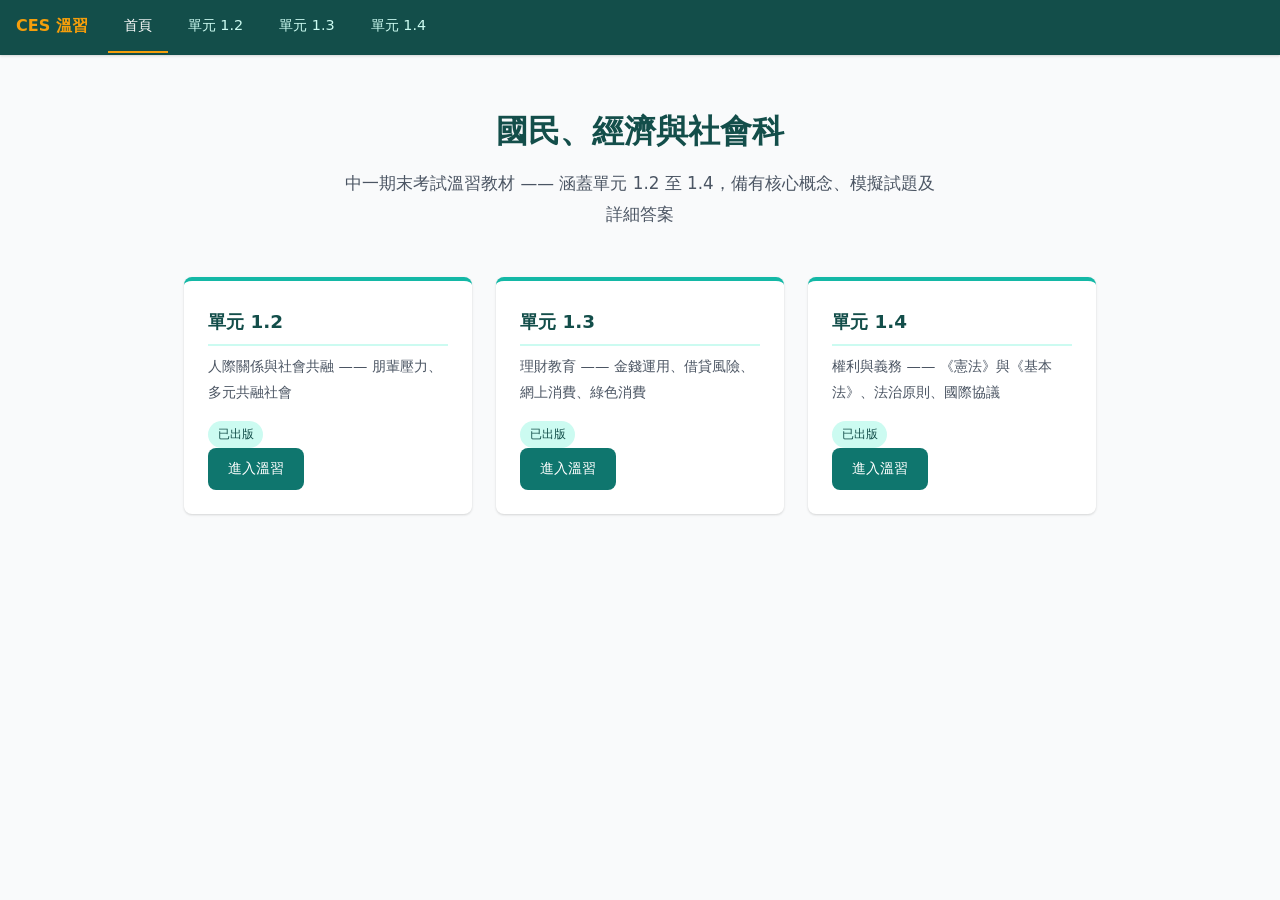
<file: index.html>
<!DOCTYPE html>
<html lang="zh-HK">
<head>
  <meta charset="UTF-8">
  <meta name="viewport" content="width=device-width, initial-scale=1.0">
  <title>CES 中一期末考試溫習教材</title>
  <link rel="stylesheet" href="styles/main.css">
  <link rel="manifest" href="manifest.json">
  <meta name="theme-color" content="#134e4a">
  <meta name="description" content="國民、經濟與社會科 —— 中一期末考試溫習教材">
  <link rel="icon" href="icons/icon-192.png">
  <link rel="apple-touch-icon" href="icons/icon-192.png">
  <script>
    if ('serviceWorker' in navigator) {
      window.addEventListener('load', () => {
        navigator.serviceWorker.register('sw.js');
      });
    }
  </script>
</head>
<body>

<nav class="top-nav">
  <span class="brand">CES 溫習</span>
  <a href="index.html" class="active">首頁</a>
  <a href="units/unit1-2.html">單元 1.2</a>
  <a href="units/unit1-3.html">單元 1.3</a>
  <a href="units/unit1-4.html">單元 1.4</a>
</nav>

<div class="hero">
  <h1>國民、經濟與社會科</h1>
  <p>中一期末考試溫習教材 —— 涵蓋單元 1.2 至 1.4，備有核心概念、模擬試題及詳細答案</p>
</div>

<div class="unit-grid">

  <a href="units/unit1-2.html" class="unit-card">
    <h2>單元 1.2</h2>
    <p>人際關係與社會共融 —— 朋輩壓力、多元共融社會</p>
    <span class="tag">已出版</span>
    <span class="btn">進入溫習</span>
  </a>

  <a href="units/unit1-3.html" class="unit-card">
    <h2>單元 1.3</h2>
    <p>理財教育 —— 金錢運用、借貸風險、網上消費、綠色消費</p>
    <span class="tag">已出版</span>
    <span class="btn">進入溫習</span>
  </a>

  <a href="units/unit1-4.html" class="unit-card">
    <h2>單元 1.4</h2>
    <p>權利與義務 —— 《憲法》與《基本法》、法治原則、國際協議</p>
    <span class="tag">已出版</span>
    <span class="btn">進入溫習</span>
  </a>

</div>

</body>
</html>
</file>
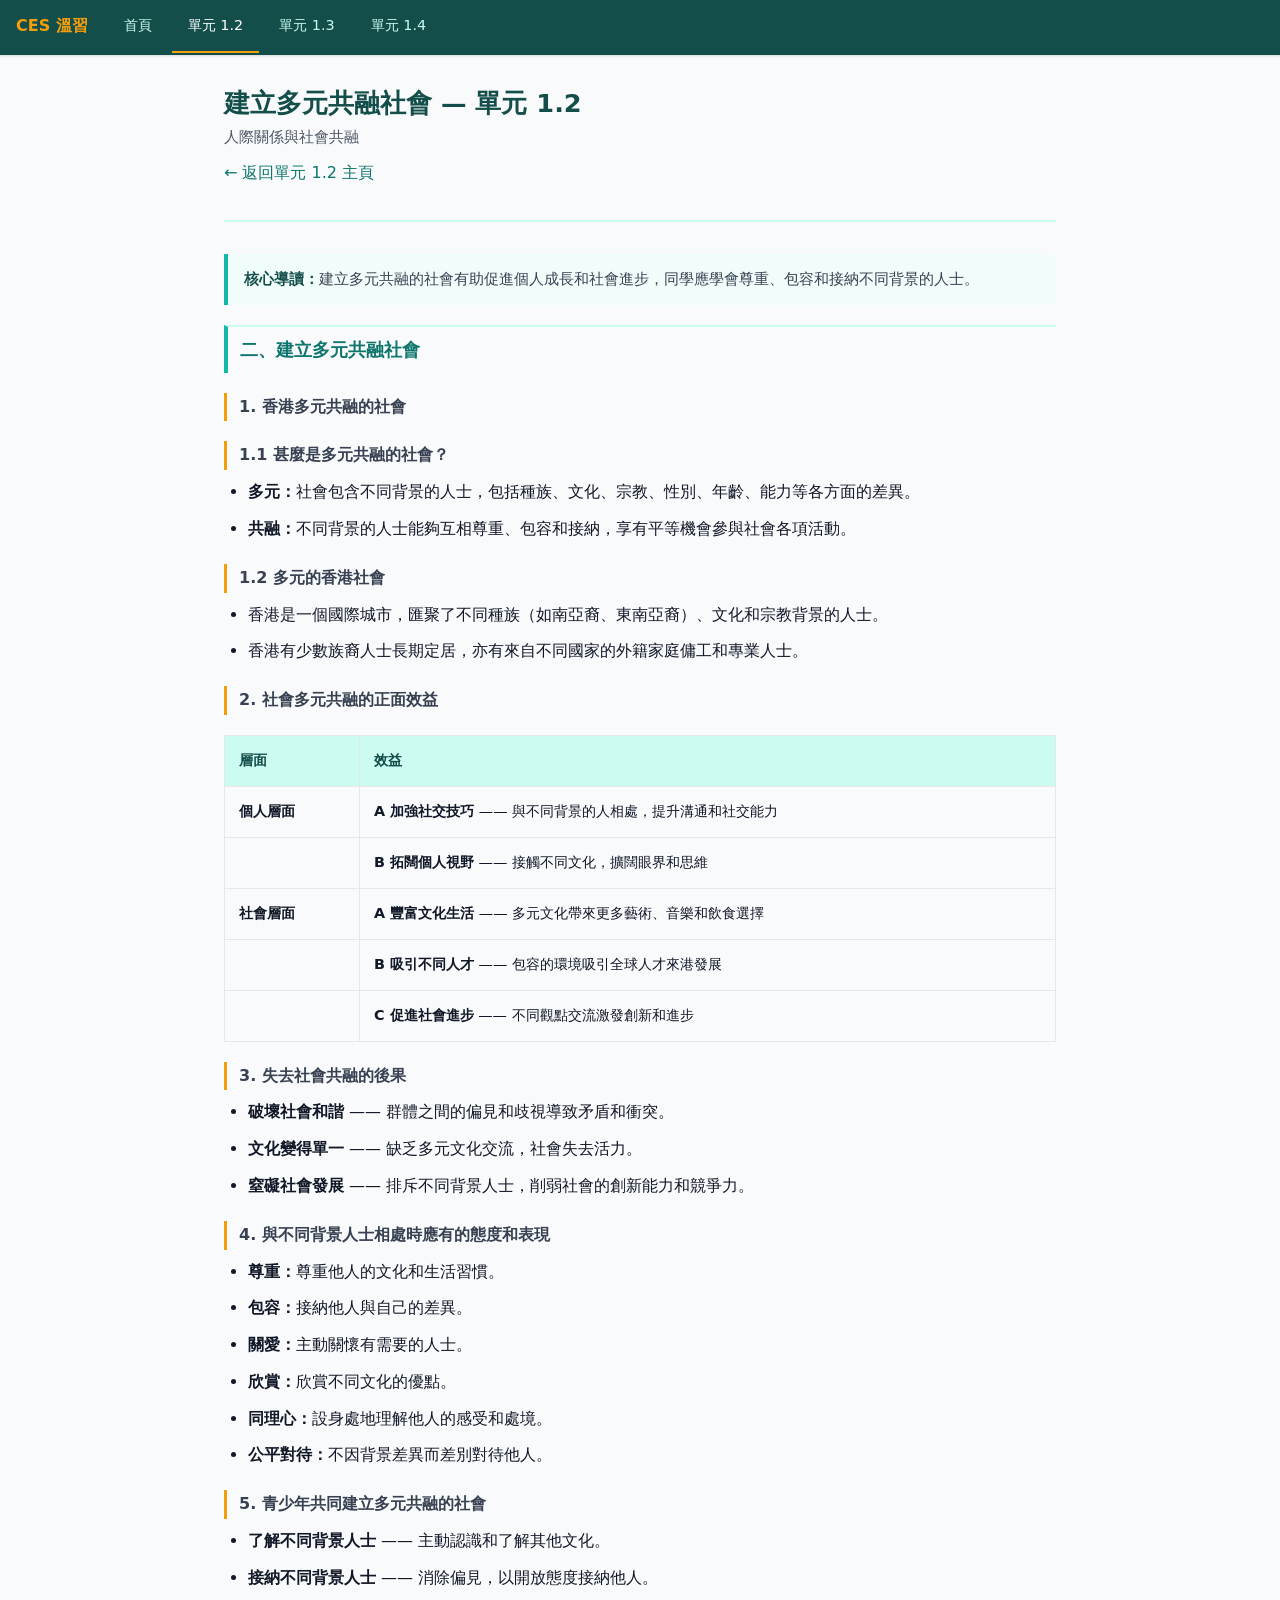
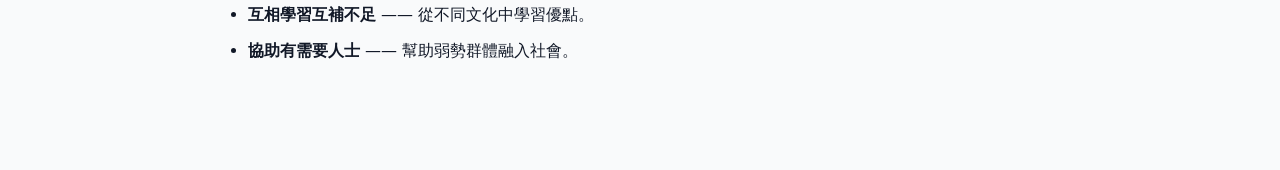
<file: units/unit1-2-inclusive.html>
<!DOCTYPE html>
<html lang="zh-HK">
<head>
  <meta charset="UTF-8">
  <meta name="viewport" content="width=device-width, initial-scale=1.0">
  <title>建立多元共融社會 — 單元 1.2 | CES 溫習</title>
  <link rel="stylesheet" href="../styles/main.css">
  <link rel="manifest" href="../manifest.json">
  <meta name="theme-color" content="#134e4a">
  <link rel="icon" href="../icons/icon-192.png">
  <script>
    if ('serviceWorker' in navigator) {
      window.addEventListener('load', () => {
        navigator.serviceWorker.register('../sw.js');
      });
    }
  </script>
</head>
<body>
<nav class="top-nav">
  <span class="brand">CES 溫習</span>
  <a href="../index.html">首頁</a>
  <a href="unit1-2.html" class="active">單元 1.2</a>
  <a href="unit1-3.html">單元 1.3</a>
  <a href="unit1-4.html">單元 1.4</a>
</nav>
<div class="container">
  <div class="page-header">
    <h1>建立多元共融社會 — 單元 1.2</h1>
    <div class="subtitle">人際關係與社會共融</div>
    <p style="margin-top:.5rem"><a href="unit1-2.html" style="color:var(--teal-700)">&larr; 返回單元 1.2 主頁</a></p>
  </div>
  <section>
    <blockquote><strong>核心導讀：</strong>建立多元共融的社會有助促進個人成長和社會進步，同學應學會尊重、包容和接納不同背景的人士。</blockquote>

    <h3>二、建立多元共融社會</h3>

    <h4>1. 香港多元共融的社會</h4>
    <h4>1.1 甚麼是多元共融的社會？</h4>
    <ul>
      <li><strong>多元：</strong>社會包含不同背景的人士，包括種族、文化、宗教、性別、年齡、能力等各方面的差異。</li>
      <li><strong>共融：</strong>不同背景的人士能夠互相尊重、包容和接納，享有平等機會參與社會各項活動。</li>
    </ul>

    <h4>1.2 多元的香港社會</h4>
    <ul>
      <li>香港是一個國際城市，匯聚了不同種族（如南亞裔、東南亞裔）、文化和宗教背景的人士。</li>
      <li>香港有少數族裔人士長期定居，亦有來自不同國家的外籍家庭傭工和專業人士。</li>
    </ul>

    <h4>2. 社會多元共融的正面效益</h4>
    <table>
      <thead><tr><th>層面</th><th>效益</th></tr></thead>
      <tbody>
        <tr><td><strong>個人層面</strong></td><td><strong>A 加強社交技巧</strong> —— 與不同背景的人相處，提升溝通和社交能力</td></tr>
        <tr><td></td><td><strong>B 拓闊個人視野</strong> —— 接觸不同文化，擴闊眼界和思維</td></tr>
        <tr><td><strong>社會層面</strong></td><td><strong>A 豐富文化生活</strong> —— 多元文化帶來更多藝術、音樂和飲食選擇</td></tr>
        <tr><td></td><td><strong>B 吸引不同人才</strong> —— 包容的環境吸引全球人才來港發展</td></tr>
        <tr><td></td><td><strong>C 促進社會進步</strong> —— 不同觀點交流激發創新和進步</td></tr>
      </tbody>
    </table>

    <h4>3. 失去社會共融的後果</h4>
    <ul>
      <li><strong>破壞社會和諧</strong> —— 群體之間的偏見和歧視導致矛盾和衝突。</li>
      <li><strong>文化變得單一</strong> —— 缺乏多元文化交流，社會失去活力。</li>
      <li><strong>窒礙社會發展</strong> —— 排斥不同背景人士，削弱社會的創新能力和競爭力。</li>
    </ul>

    <h4>4. 與不同背景人士相處時應有的態度和表現</h4>
    <ul>
      <li><strong>尊重：</strong>尊重他人的文化和生活習慣。</li>
      <li><strong>包容：</strong>接納他人與自己的差異。</li>
      <li><strong>關愛：</strong>主動關懷有需要的人士。</li>
      <li><strong>欣賞：</strong>欣賞不同文化的優點。</li>
      <li><strong>同理心：</strong>設身處地理解他人的感受和處境。</li>
      <li><strong>公平對待：</strong>不因背景差異而差別對待他人。</li>
    </ul>

    <h4>5. 青少年共同建立多元共融的社會</h4>
    <ul>
      <li><strong>了解不同背景人士</strong> —— 主動認識和了解其他文化。</li>
      <li><strong>接納不同背景人士</strong> —— 消除偏見，以開放態度接納他人。</li>
      <li><strong>互相學習互補不足</strong> —— 從不同文化中學習優點。</li>
      <li><strong>協助有需要人士</strong> —— 幫助弱勢群體融入社會。</li>
    </ul>
  </section>
</div>
</body>
</html>
</file>
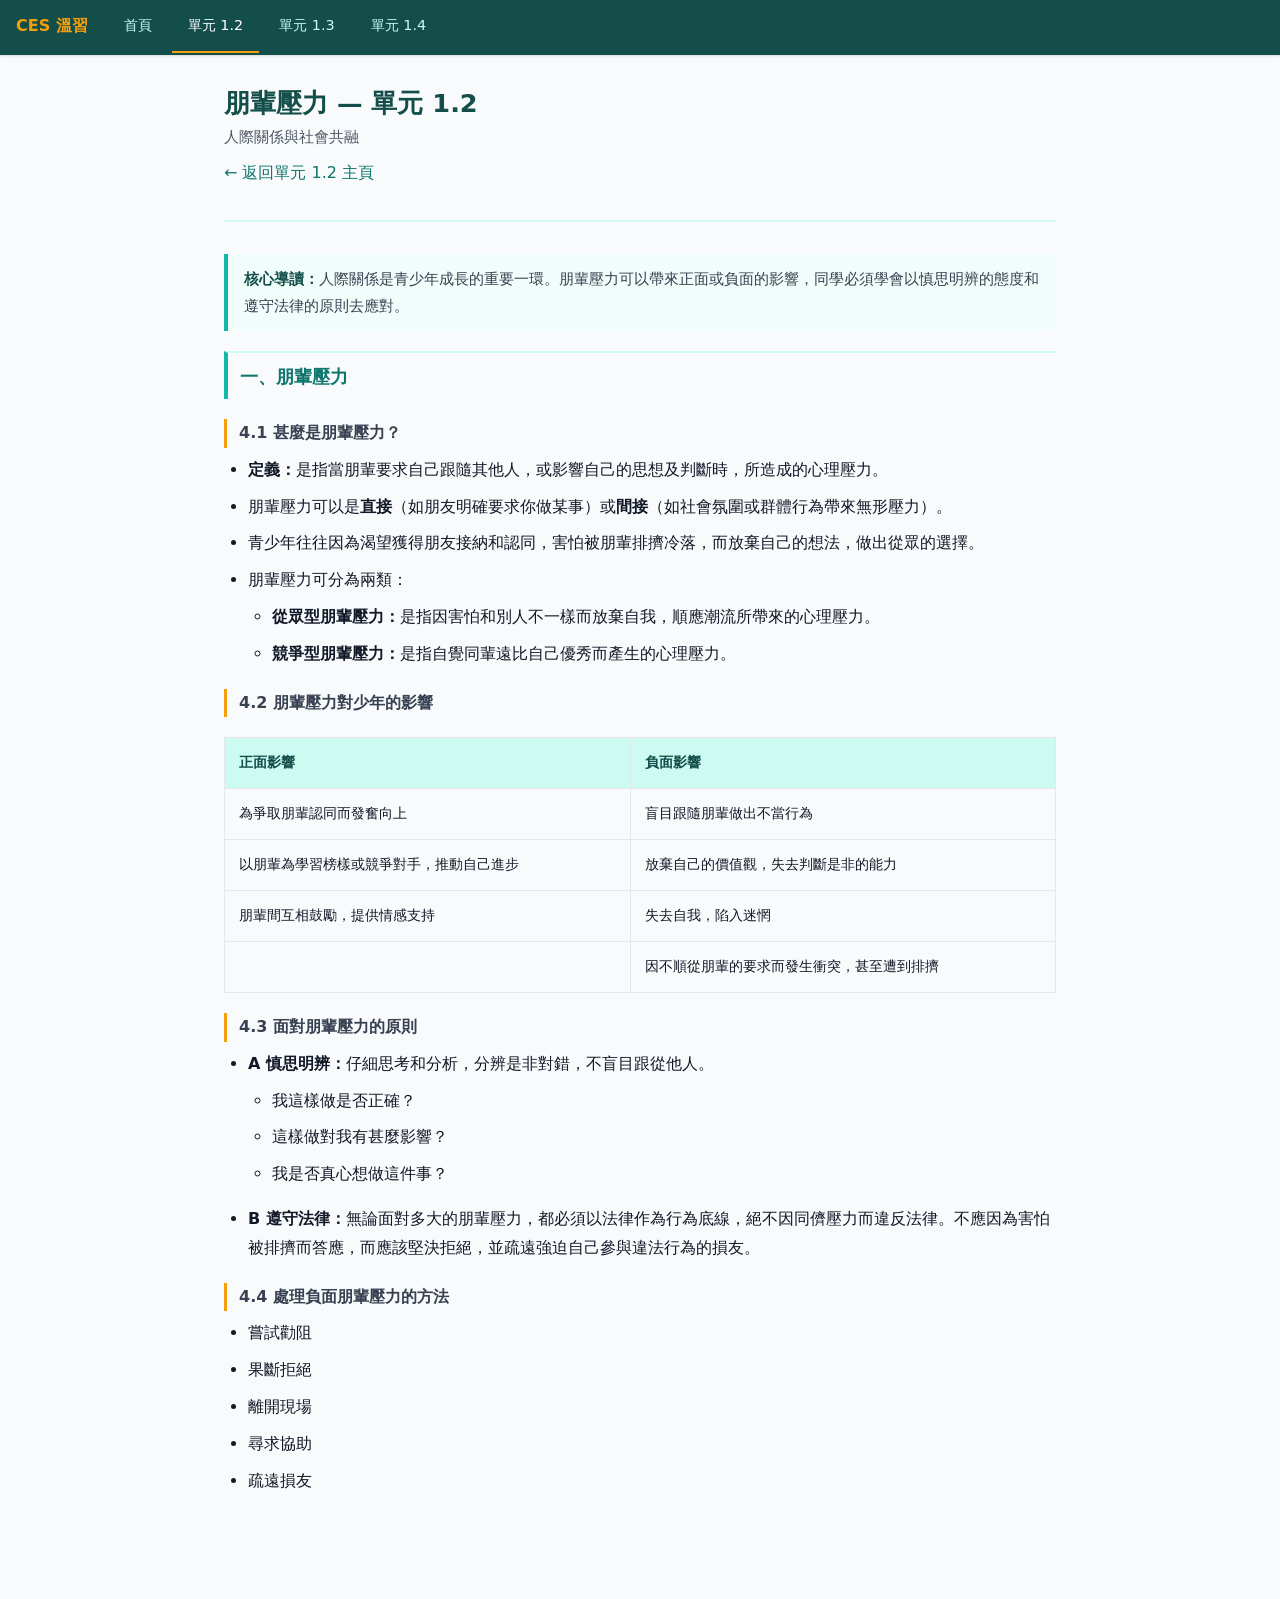
<file: units/unit1-2-peer.html>
<!DOCTYPE html>
<html lang="zh-HK">
<head>
  <meta charset="UTF-8">
  <meta name="viewport" content="width=device-width, initial-scale=1.0">
  <title>朋輩壓力 — 單元 1.2 | CES 溫習</title>
  <link rel="stylesheet" href="../styles/main.css">
  <link rel="manifest" href="../manifest.json">
  <meta name="theme-color" content="#134e4a">
  <link rel="icon" href="../icons/icon-192.png">
  <script>
    if ('serviceWorker' in navigator) {
      window.addEventListener('load', () => {
        navigator.serviceWorker.register('../sw.js');
      });
    }
  </script>
</head>
<body>
<nav class="top-nav">
  <span class="brand">CES 溫習</span>
  <a href="../index.html">首頁</a>
  <a href="unit1-2.html" class="active">單元 1.2</a>
  <a href="unit1-3.html">單元 1.3</a>
  <a href="unit1-4.html">單元 1.4</a>
</nav>
<div class="container">
  <div class="page-header">
    <h1>朋輩壓力 — 單元 1.2</h1>
    <div class="subtitle">人際關係與社會共融</div>
    <p style="margin-top:.5rem"><a href="unit1-2.html" style="color:var(--teal-700)">&larr; 返回單元 1.2 主頁</a></p>
  </div>
  <section>
    <blockquote><strong>核心導讀：</strong>人際關係是青少年成長的重要一環。朋輩壓力可以帶來正面或負面的影響，同學必須學會以慎思明辨的態度和遵守法律的原則去應對。</blockquote>

    <h3>一、朋輩壓力</h3>

    <h4>4.1 甚麼是朋輩壓力？</h4>
    <ul>
      <li><strong>定義：</strong>是指當朋輩要求自己跟隨其他人，或影響自己的思想及判斷時，所造成的心理壓力。</li>
      <li>朋輩壓力可以是<strong>直接</strong>（如朋友明確要求你做某事）或<strong>間接</strong>（如社會氛圍或群體行為帶來無形壓力）。</li>
      <li>青少年往往因為渴望獲得朋友接納和認同，害怕被朋輩排擠冷落，而放棄自己的想法，做出從眾的選擇。</li>
      <li>朋輩壓力可分為兩類：
        <ul>
          <li><strong>從眾型朋輩壓力：</strong>是指因害怕和別人不一樣而放棄自我，順應潮流所帶來的心理壓力。</li>
          <li><strong>競爭型朋輩壓力：</strong>是指自覺同輩遠比自己優秀而產生的心理壓力。</li>
        </ul>
      </li>
    </ul>

    <h4>4.2 朋輩壓力對少年的影響</h4>
    <table>
      <thead><tr><th>正面影響</th><th>負面影響</th></tr></thead>
      <tbody>
        <tr><td>為爭取朋輩認同而發奮向上</td><td>盲目跟隨朋輩做出不當行為</td></tr>
        <tr><td>以朋輩為學習榜樣或競爭對手，推動自己進步</td><td>放棄自己的價值觀，失去判斷是非的能力</td></tr>
        <tr><td>朋輩間互相鼓勵，提供情感支持</td><td>失去自我，陷入迷惘</td></tr>
        <tr><td></td><td>因不順從朋輩的要求而發生衝突，甚至遭到排擠</td></tr>
      </tbody>
    </table>

    <h4>4.3 面對朋輩壓力的原則</h4>
    <ul>
      <li><strong>A 慎思明辨：</strong>仔細思考和分析，分辨是非對錯，不盲目跟從他人。
        <ul>
          <li>我這樣做是否正確？</li>
          <li>這樣做對我有甚麼影響？</li>
          <li>我是否真心想做這件事？</li>
        </ul>
      </li>
      <li><strong>B 遵守法律：</strong>無論面對多大的朋輩壓力，都必須以法律作為行為底線，絕不因同儕壓力而違反法律。不應因為害怕被排擠而答應，而應該堅決拒絕，並疏遠強迫自己參與違法行為的損友。</li>
    </ul>

    <h4>4.4 處理負面朋輩壓力的方法</h4>
    <ul>
      <li>嘗試勸阻</li>
      <li>果斷拒絕</li>
      <li>離開現場</li>
      <li>尋求協助</li>
      <li>疏遠損友</li>
    </ul>
  </section>
</div>
</body>
</html>
</file>
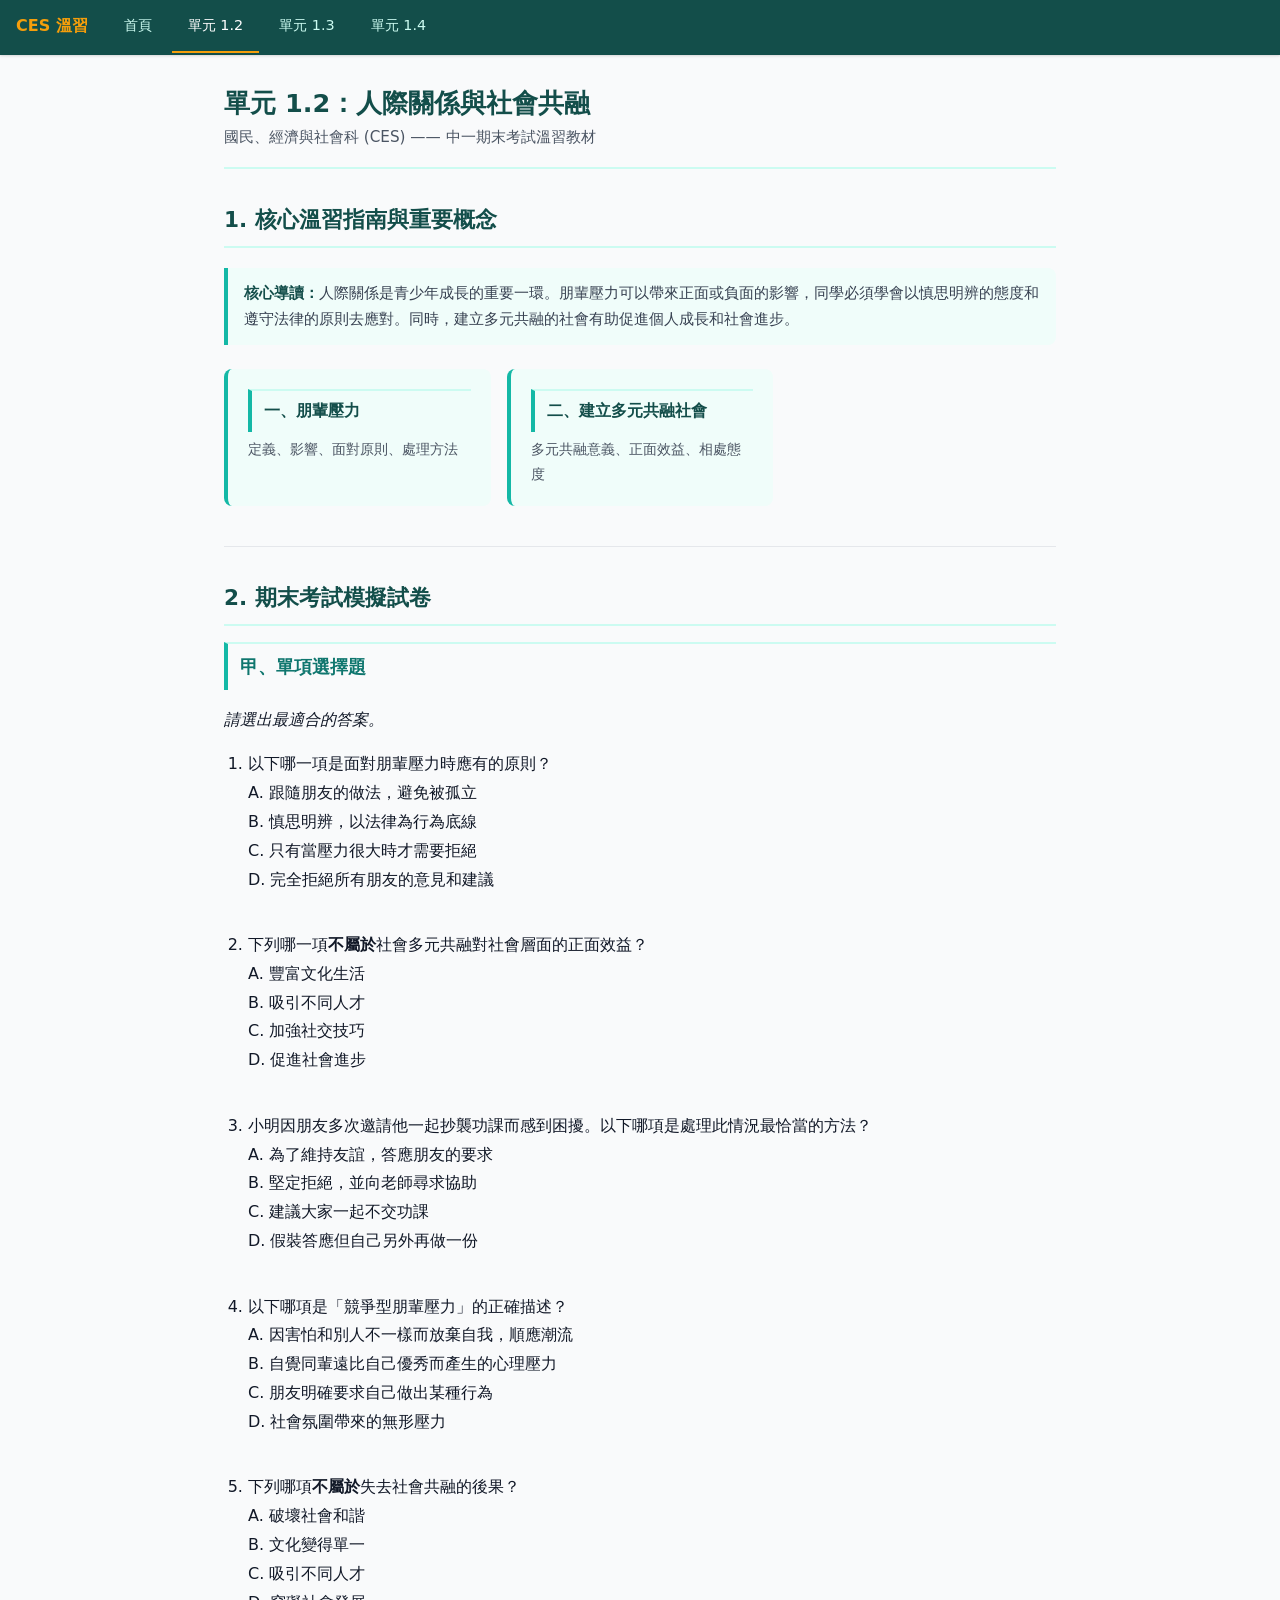
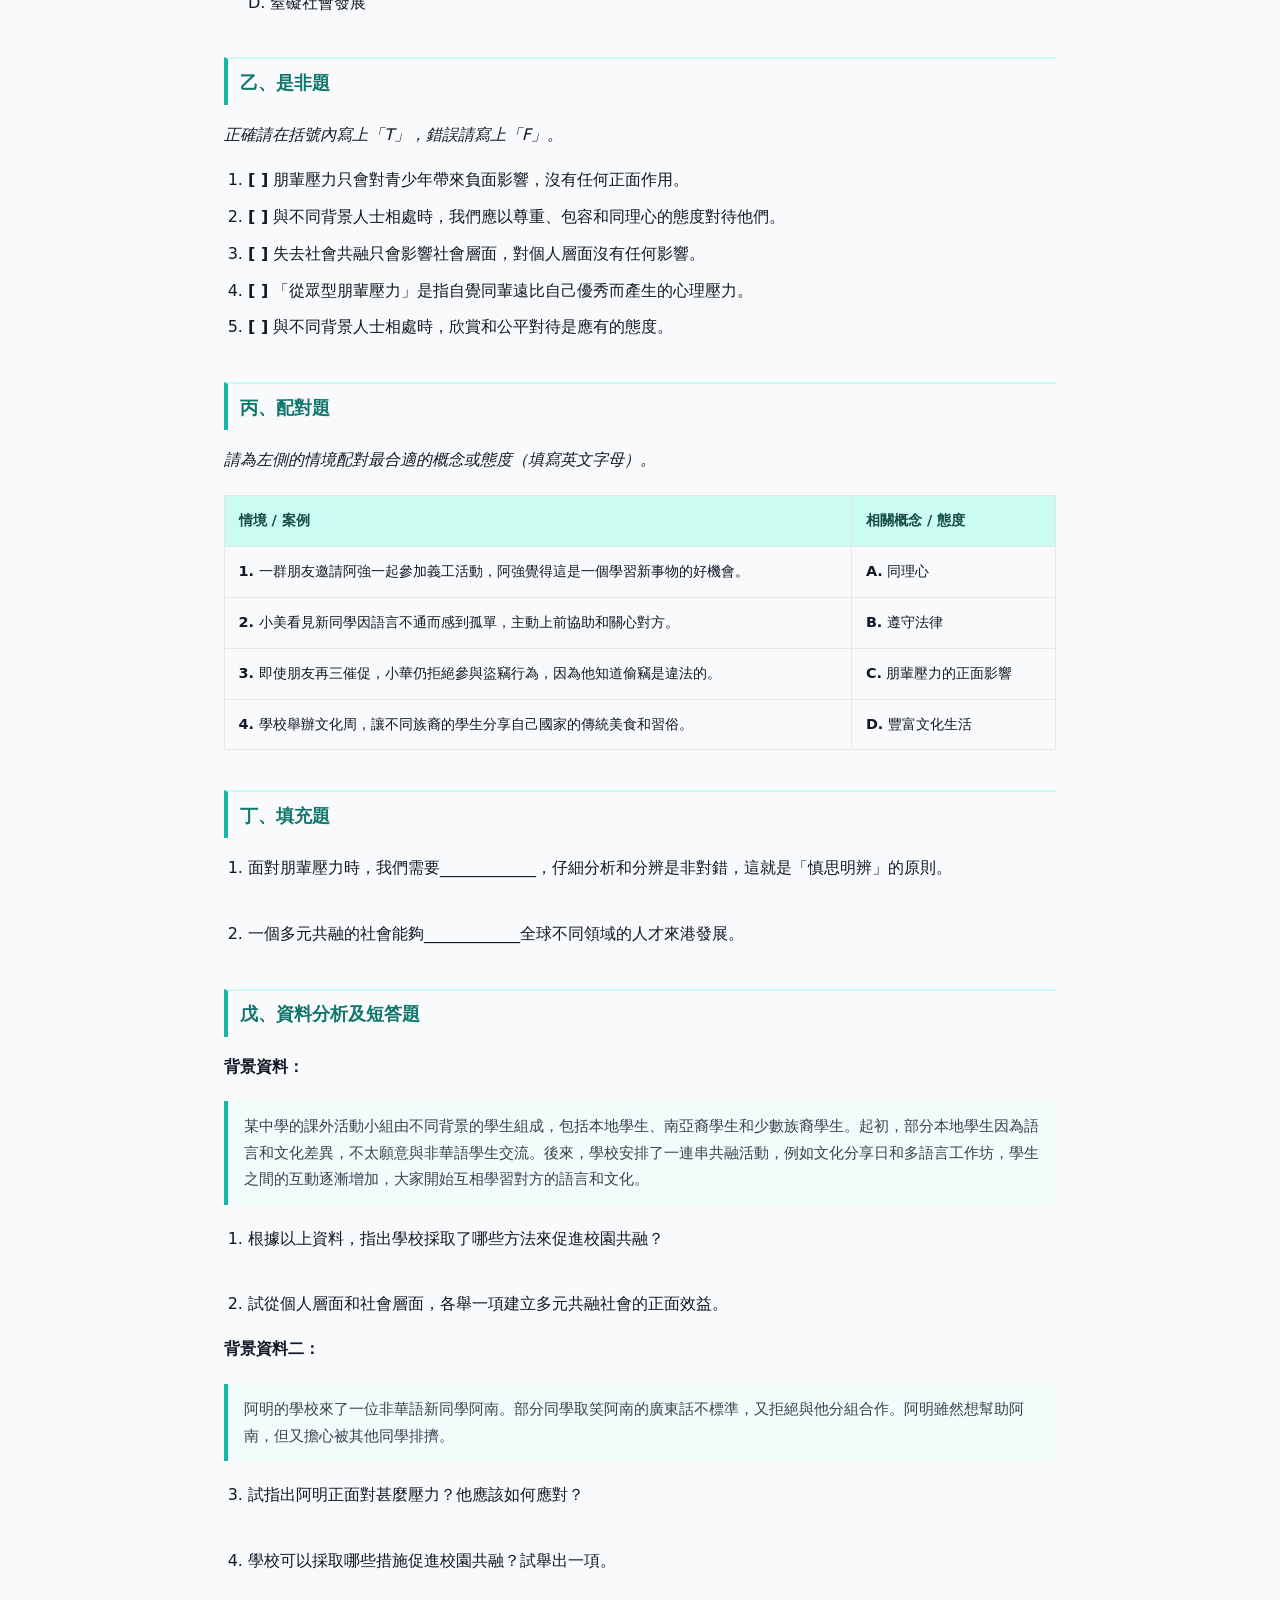
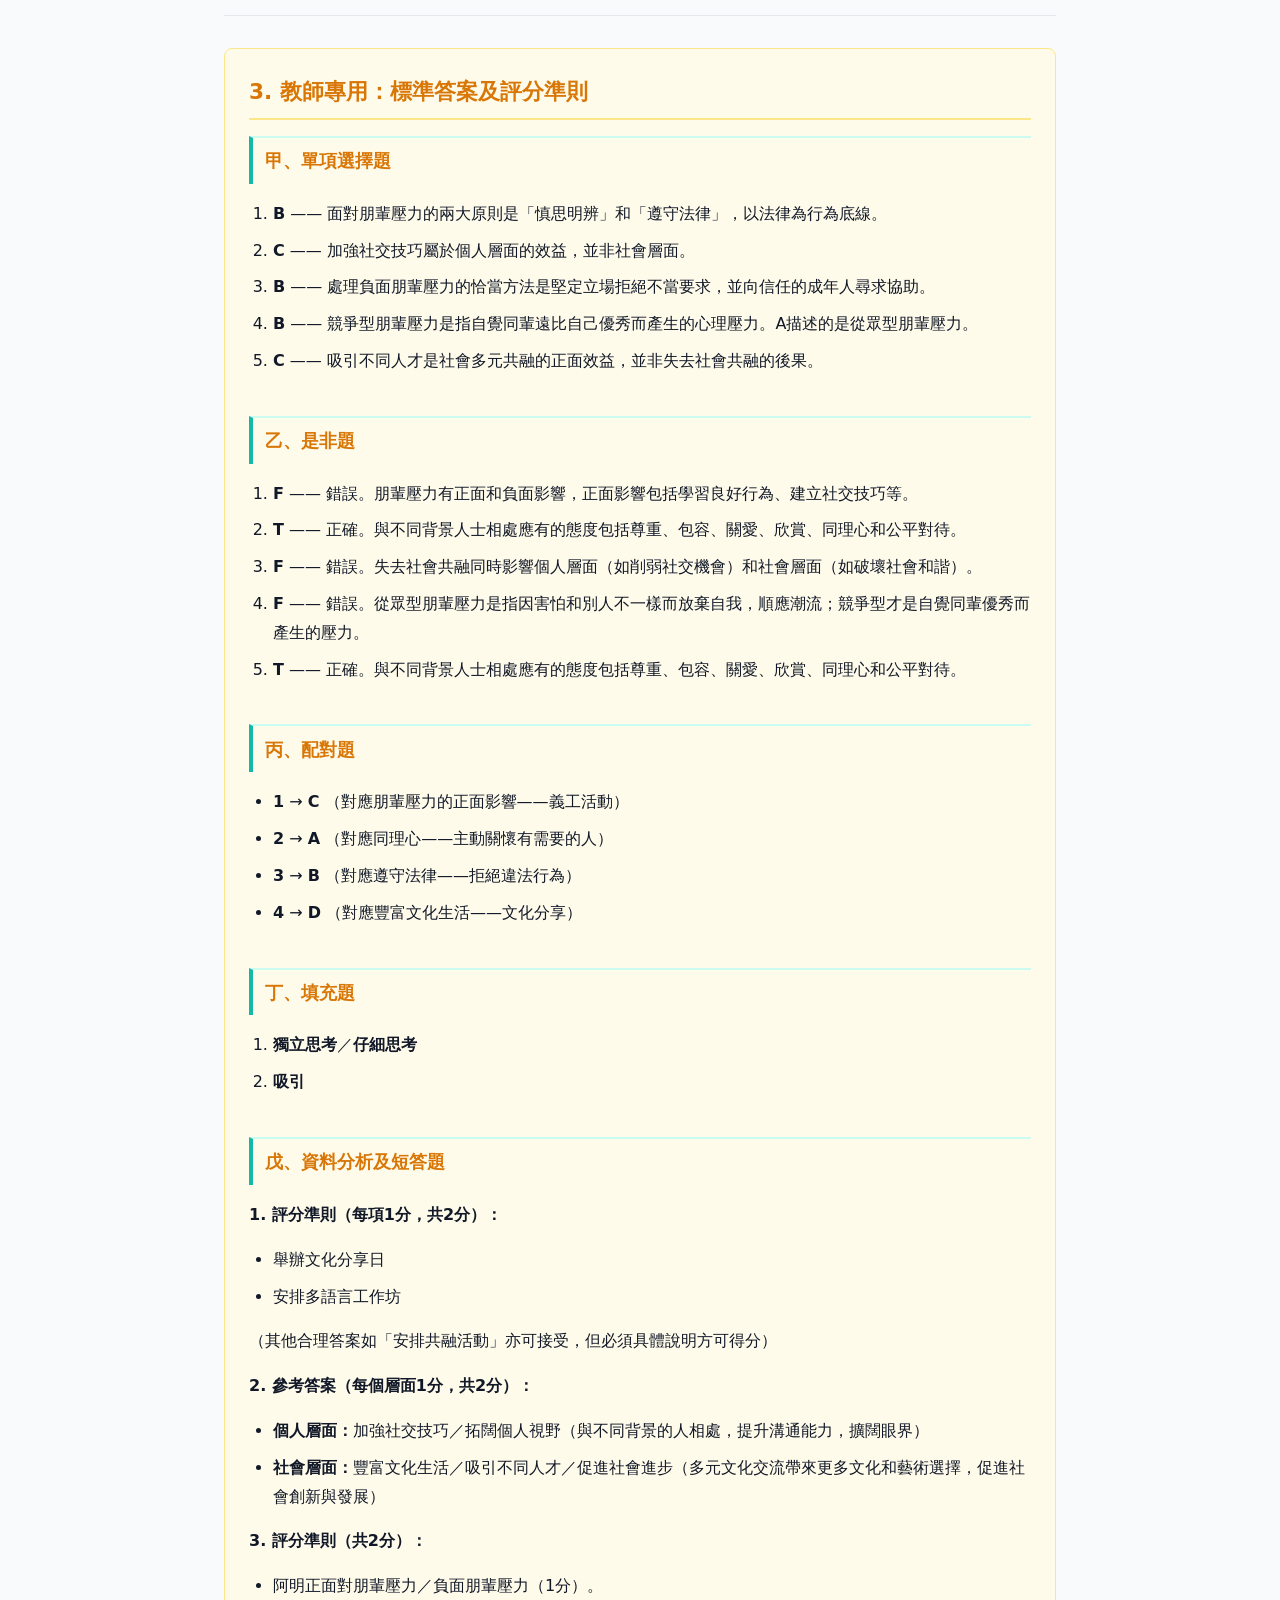
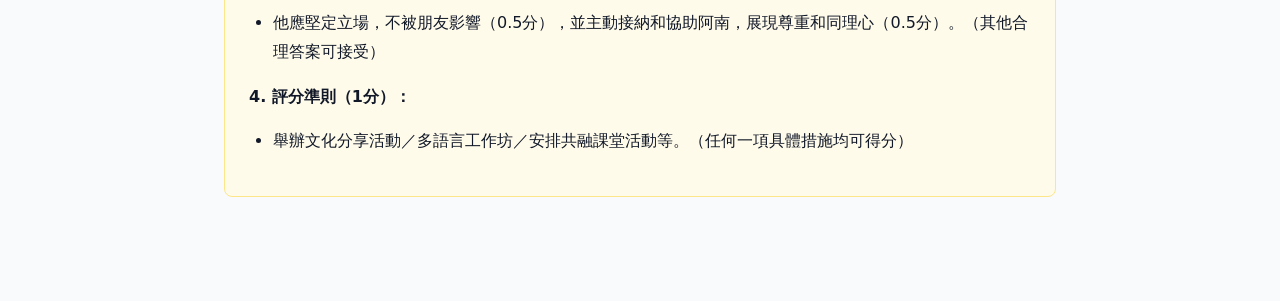
<file: units/unit1-2.html>
<!DOCTYPE html>
<html lang="zh-HK">
<head>
  <meta charset="UTF-8">
  <meta name="viewport" content="width=device-width, initial-scale=1.0">
  <title>單元 1.2 — 人際關係與社會共融 | CES 溫習</title>
  <link rel="stylesheet" href="../styles/main.css">
  <link rel="manifest" href="../manifest.json">
  <meta name="theme-color" content="#134e4a">
  <link rel="icon" href="../icons/icon-192.png">
  <script>
    if ('serviceWorker' in navigator) {
      window.addEventListener('load', () => {
        navigator.serviceWorker.register('../sw.js');
      });
    }
  </script>
</head>
<body>

<nav class="top-nav">
  <span class="brand">CES 溫習</span>
  <a href="../index.html">首頁</a>
  <a href="unit1-2.html" class="active">單元 1.2</a>
  <a href="unit1-3.html">單元 1.3</a>
  <a href="unit1-4.html">單元 1.4</a>
</nav>

<div class="container">

  <div class="page-header">
    <h1>單元 1.2：人際關係與社會共融</h1>
    <div class="subtitle">國民、經濟與社會科 (CES) —— 中一期末考試溫習教材</div>
  </div>

  <section>
    <h2>1. 核心溫習指南與重要概念</h2>

    <blockquote><strong>核心導讀：</strong>人際關係是青少年成長的重要一環。朋輩壓力可以帶來正面或負面的影響，同學必須學會以慎思明辨的態度和遵守法律的原則去應對。同時，建立多元共融的社會有助促進個人成長和社會進步。</blockquote>

    <div class="topic-grid" style="display:grid;grid-template-columns:repeat(auto-fill,minmax(240px,1fr));gap:1rem;margin:1.5rem 0">
      <a href="unit1-2-peer.html" style="display:block;background:var(--teal-50);border-radius:8px;padding:1.25rem;border-left:4px solid var(--teal-500);text-decoration:none;color:inherit">
        <h3 style="margin:0 0 .3rem;font-size:1rem;color:var(--teal-900)">一、朋輩壓力</h3>
        <p style="margin:0;font-size:.85rem;color:var(--gray-600)">定義、影響、面對原則、處理方法</p>
      </a>
      <a href="unit1-2-inclusive.html" style="display:block;background:var(--teal-50);border-radius:8px;padding:1.25rem;border-left:4px solid var(--teal-500);text-decoration:none;color:inherit">
        <h3 style="margin:0 0 .3rem;font-size:1rem;color:var(--teal-900)">二、建立多元共融社會</h3>
        <p style="margin:0;font-size:.85rem;color:var(--gray-600)">多元共融意義、正面效益、相處態度</p>
      </a>
    </div>
  </section>

  <hr>

  <section>
    <h2 id="exam">2. 期末考試模擬試卷</h2>

    <h3>甲、單項選擇題</h3>
    <p><em>請選出最適合的答案。</em></p>

    <ol>
      <li>以下哪一項是面對朋輩壓力時應有的原則？<br>
        A. 跟隨朋友的做法，避免被孤立<br>
        B. 慎思明辨，以法律為行為底線<br>
        C. 只有當壓力很大時才需要拒絕<br>
        D. 完全拒絕所有朋友的意見和建議
      </li>
      <br>
      <li>下列哪一項<strong>不屬於</strong>社會多元共融對社會層面的正面效益？<br>
        A. 豐富文化生活<br>
        B. 吸引不同人才<br>
        C. 加強社交技巧<br>
        D. 促進社會進步
      </li>
      <br>
      <li>小明因朋友多次邀請他一起抄襲功課而感到困擾。以下哪項是處理此情況最恰當的方法？<br>
        A. 為了維持友誼，答應朋友的要求<br>
        B. 堅定拒絕，並向老師尋求協助<br>
        C. 建議大家一起不交功課<br>
        D. 假裝答應但自己另外再做一份
      </li>
      <br>
      <li>以下哪項是「競爭型朋輩壓力」的正確描述？<br>
        A. 因害怕和別人不一樣而放棄自我，順應潮流<br>
        B. 自覺同輩遠比自己優秀而產生的心理壓力<br>
        C. 朋友明確要求自己做出某種行為<br>
        D. 社會氛圍帶來的無形壓力
      </li>
      <br>
      <li>下列哪項<strong>不屬於</strong>失去社會共融的後果？<br>
        A. 破壞社會和諧<br>
        B. 文化變得單一<br>
        C. 吸引不同人才<br>
        D. 窒礙社會發展
      </li>
    </ol>

    <h3>乙、是非題</h3>
    <p><em>正確請在括號內寫上「T」，錯誤請寫上「F」。</em></p>

    <ol>
      <li><strong>[ ]</strong> 朋輩壓力只會對青少年帶來負面影響，沒有任何正面作用。</li>
      <li><strong>[ ]</strong> 與不同背景人士相處時，我們應以尊重、包容和同理心的態度對待他們。</li>
      <li><strong>[ ]</strong> 失去社會共融只會影響社會層面，對個人層面沒有任何影響。</li>
      <li><strong>[ ]</strong> 「從眾型朋輩壓力」是指自覺同輩遠比自己優秀而產生的心理壓力。</li>
      <li><strong>[ ]</strong> 與不同背景人士相處時，欣賞和公平對待是應有的態度。</li>
    </ol>

    <h3>丙、配對題</h3>
    <p><em>請為左側的情境配對最合適的概念或態度（填寫英文字母）。</em></p>

    <table>
      <thead><tr><th>情境 / 案例</th><th>相關概念 / 態度</th></tr></thead>
      <tbody>
        <tr><td><strong>1.</strong> 一群朋友邀請阿強一起參加義工活動，阿強覺得這是一個學習新事物的好機會。</td><td><strong>A.</strong> 同理心</td></tr>
        <tr><td><strong>2.</strong> 小美看見新同學因語言不通而感到孤單，主動上前協助和關心對方。</td><td><strong>B.</strong> 遵守法律</td></tr>
        <tr><td><strong>3.</strong> 即使朋友再三催促，小華仍拒絕參與盜竊行為，因為他知道偷竊是違法的。</td><td><strong>C.</strong> 朋輩壓力的正面影響</td></tr>
        <tr><td><strong>4.</strong> 學校舉辦文化周，讓不同族裔的學生分享自己國家的傳統美食和習俗。</td><td><strong>D.</strong> 豐富文化生活</td></tr>
      </tbody>
    </table>

    <h3>丁、填充題</h3>

    <ol>
      <li>面對朋輩壓力時，我們需要____________，仔細分析和分辨是非對錯，這就是「慎思明辨」的原則。</li>
      <br>
      <li>一個多元共融的社會能夠____________全球不同領域的人才來港發展。</li>
    </ol>

    <h3>戊、資料分析及短答題</h3>

    <p><strong>背景資料：</strong></p>
    <blockquote>某中學的課外活動小組由不同背景的學生組成，包括本地學生、南亞裔學生和少數族裔學生。起初，部分本地學生因為語言和文化差異，不太願意與非華語學生交流。後來，學校安排了一連串共融活動，例如文化分享日和多語言工作坊，學生之間的互動逐漸增加，大家開始互相學習對方的語言和文化。</blockquote>

    <ol>
      <li>根據以上資料，指出學校採取了哪些方法來促進校園共融？</li>
      <br>
      <li>試從個人層面和社會層面，各舉一項建立多元共融社會的正面效益。</li>
    </ol>

    <p><strong>背景資料二：</strong></p>
    <blockquote>阿明的學校來了一位非華語新同學阿南。部分同學取笑阿南的廣東話不標準，又拒絕與他分組合作。阿明雖然想幫助阿南，但又擔心被其他同學排擠。</blockquote>

    <ol start="3">
      <li>試指出阿明正面對甚麼壓力？他應該如何應對？</li>
      <br>
      <li>學校可以採取哪些措施促進校園共融？試舉出一項。</li>
    </ol>
  </section>

  <hr>

  <section class="answer-key">
    <h2 id="answers">3. 教師專用：標準答案及評分準則</h2>

    <h3>甲、單項選擇題</h3>
    <ol>
      <li><strong>B</strong> —— 面對朋輩壓力的兩大原則是「慎思明辨」和「遵守法律」，以法律為行為底線。</li>
      <li><strong>C</strong> —— 加強社交技巧屬於個人層面的效益，並非社會層面。</li>
      <li><strong>B</strong> —— 處理負面朋輩壓力的恰當方法是堅定立場拒絕不當要求，並向信任的成年人尋求協助。</li>
      <li><strong>B</strong> —— 競爭型朋輩壓力是指自覺同輩遠比自己優秀而產生的心理壓力。A描述的是從眾型朋輩壓力。</li>
      <li><strong>C</strong> —— 吸引不同人才是社會多元共融的正面效益，並非失去社會共融的後果。</li>
    </ol>

    <h3>乙、是非題</h3>
    <ol>
      <li><strong>F</strong> —— 錯誤。朋輩壓力有正面和負面影響，正面影響包括學習良好行為、建立社交技巧等。</li>
      <li><strong>T</strong> —— 正確。與不同背景人士相處應有的態度包括尊重、包容、關愛、欣賞、同理心和公平對待。</li>
      <li><strong>F</strong> —— 錯誤。失去社會共融同時影響個人層面（如削弱社交機會）和社會層面（如破壞社會和諧）。</li>
      <li><strong>F</strong> —— 錯誤。從眾型朋輩壓力是指因害怕和別人不一樣而放棄自我，順應潮流；競爭型才是自覺同輩優秀而產生的壓力。</li>
      <li><strong>T</strong> —— 正確。與不同背景人士相處應有的態度包括尊重、包容、關愛、欣賞、同理心和公平對待。</li>
    </ol>

    <h3>丙、配對題</h3>
    <ul>
      <li><strong>1</strong> → <strong>C</strong> （對應朋輩壓力的正面影響——義工活動）</li>
      <li><strong>2</strong> → <strong>A</strong> （對應同理心——主動關懷有需要的人）</li>
      <li><strong>3</strong> → <strong>B</strong> （對應遵守法律——拒絕違法行為）</li>
      <li><strong>4</strong> → <strong>D</strong> （對應豐富文化生活——文化分享）</li>
    </ul>

    <h3>丁、填充題</h3>
    <ol>
      <li><strong>獨立思考</strong>／<strong>仔細思考</strong></li>
      <li><strong>吸引</strong></li>
    </ol>

    <h3>戊、資料分析及短答題</h3>

    <p><strong>1. 評分準則（每項1分，共2分）：</strong></p>
    <ul>
      <li>舉辦文化分享日</li>
      <li>安排多語言工作坊</li>
    </ul>
    <p>（其他合理答案如「安排共融活動」亦可接受，但必須具體說明方可得分）</p>

    <p><strong>2. 參考答案（每個層面1分，共2分）：</strong></p>
    <ul>
      <li><strong>個人層面：</strong>加強社交技巧／拓闊個人視野（與不同背景的人相處，提升溝通能力，擴闊眼界）</li>
      <li><strong>社會層面：</strong>豐富文化生活／吸引不同人才／促進社會進步（多元文化交流帶來更多文化和藝術選擇，促進社會創新與發展）</li>
    </ul>

    <p><strong>3. 評分準則（共2分）：</strong></p>
    <ul>
      <li>阿明正面對朋輩壓力／負面朋輩壓力（1分）。</li>
      <li>他應堅定立場，不被朋友影響（0.5分），並主動接納和協助阿南，展現尊重和同理心（0.5分）。（其他合理答案可接受）</li>
    </ul>

    <p><strong>4. 評分準則（1分）：</strong></p>
    <ul>
      <li>舉辦文化分享活動／多語言工作坊／安排共融課堂活動等。（任何一項具體措施均可得分）</li>
    </ul>
  </section>

</div>

</body>
</html>
</file>
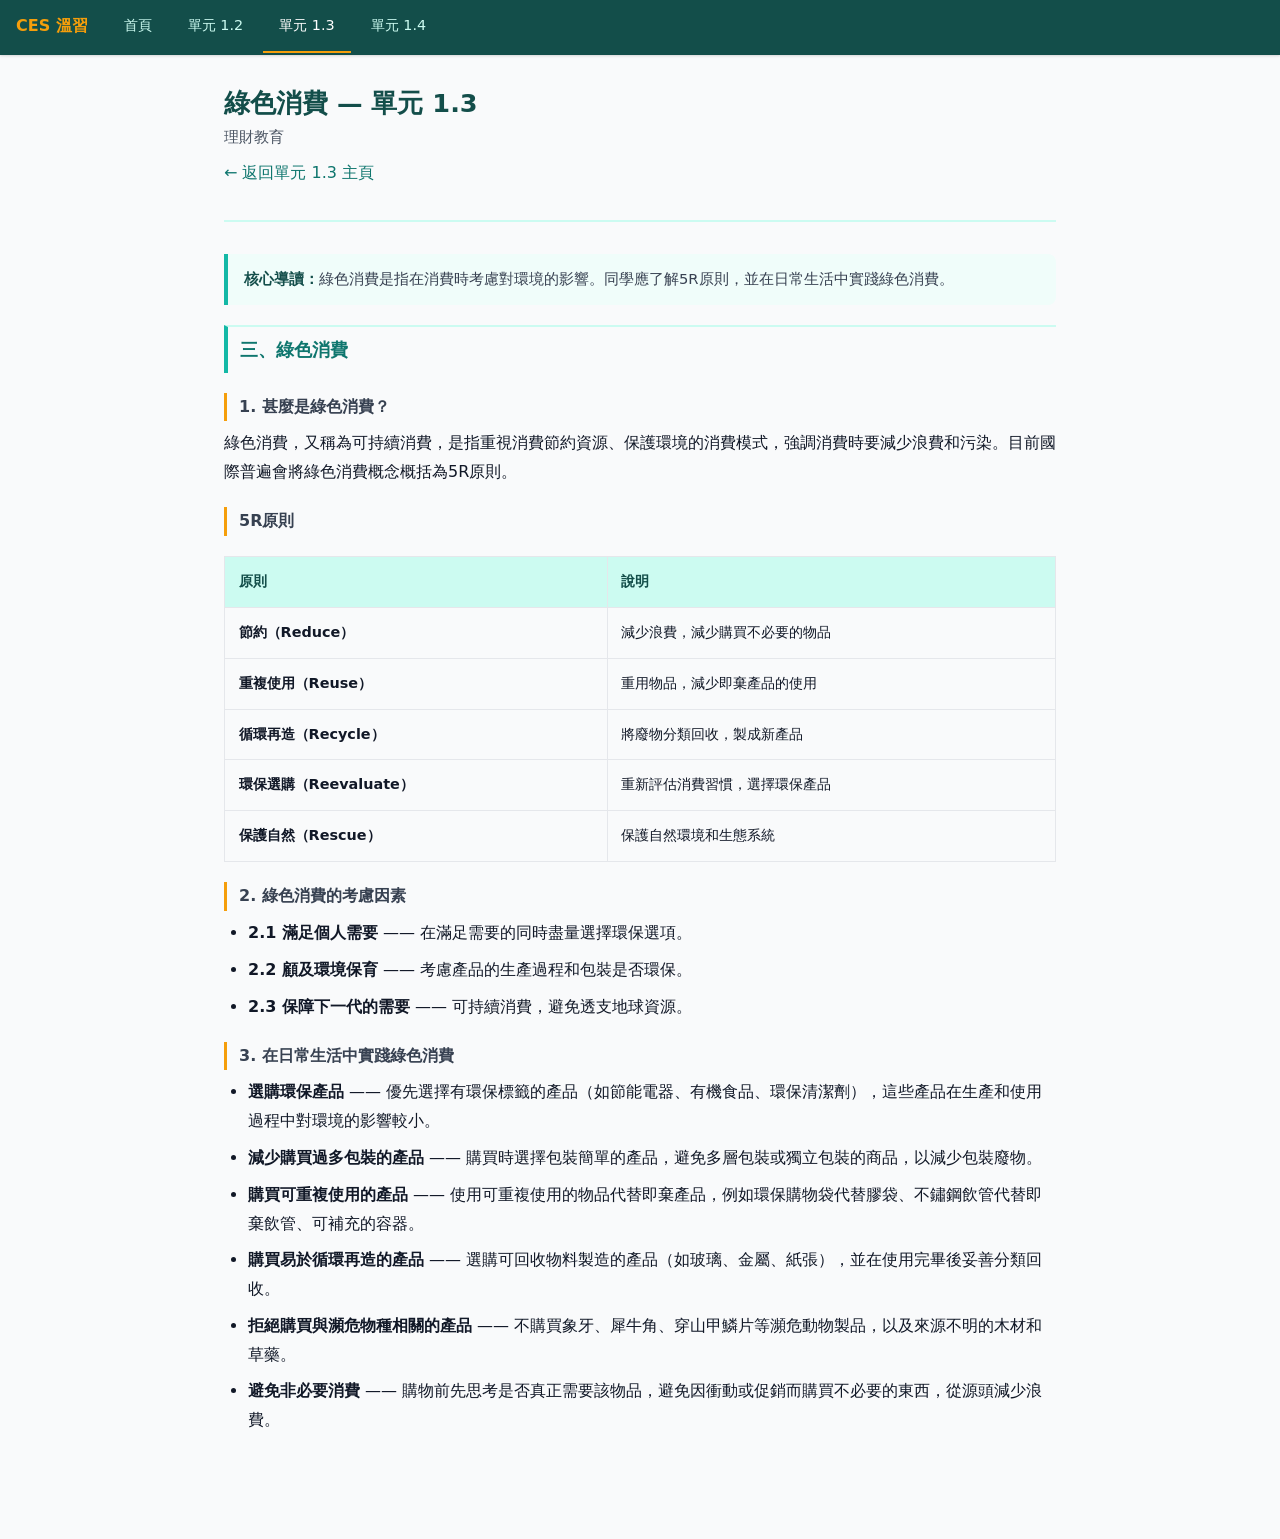
<file: units/unit1-3-green.html>
<!DOCTYPE html>
<html lang="zh-HK">
<head>
  <meta charset="UTF-8">
  <meta name="viewport" content="width=device-width, initial-scale=1.0">
  <title>綠色消費 — 單元 1.3 | CES 溫習</title>
  <link rel="stylesheet" href="../styles/main.css">
  <link rel="manifest" href="../manifest.json">
  <meta name="theme-color" content="#134e4a">
  <link rel="icon" href="../icons/icon-192.png">
  <script>
    if ('serviceWorker' in navigator) {
      window.addEventListener('load', () => {
        navigator.serviceWorker.register('../sw.js');
      });
    }
  </script>
</head>
<body>
<nav class="top-nav">
  <span class="brand">CES 溫習</span>
  <a href="../index.html">首頁</a>
  <a href="unit1-2.html">單元 1.2</a>
  <a href="unit1-3.html" class="active">單元 1.3</a>
  <a href="unit1-4.html">單元 1.4</a>
</nav>
<div class="container">
  <div class="page-header">
    <h1>綠色消費 — 單元 1.3</h1>
    <div class="subtitle">理財教育</div>
    <p style="margin-top:.5rem"><a href="unit1-3.html" style="color:var(--teal-700)">&larr; 返回單元 1.3 主頁</a></p>
  </div>
  <section>
    <blockquote><strong>核心導讀：</strong>綠色消費是指在消費時考慮對環境的影響。同學應了解5R原則，並在日常生活中實踐綠色消費。</blockquote>

    <h3>三、綠色消費</h3>

    <h4>1. 甚麼是綠色消費？</h4>
    <p>綠色消費，又稱為可持續消費，是指重視消費節約資源、保護環境的消費模式，強調消費時要減少浪費和污染。目前國際普遍會將綠色消費概念概括為5R原則。</p>

    <h4>5R原則</h4>
    <table>
      <thead><tr><th>原則</th><th>說明</th></tr></thead>
      <tbody>
        <tr><td><strong>節約（Reduce）</strong></td><td>減少浪費，減少購買不必要的物品</td></tr>
        <tr><td><strong>重複使用（Reuse）</strong></td><td>重用物品，減少即棄產品的使用</td></tr>
        <tr><td><strong>循環再造（Recycle）</strong></td><td>將廢物分類回收，製成新產品</td></tr>
        <tr><td><strong>環保選購（Reevaluate）</strong></td><td>重新評估消費習慣，選擇環保產品</td></tr>
        <tr><td><strong>保護自然（Rescue）</strong></td><td>保護自然環境和生態系統</td></tr>
      </tbody>
    </table>

    <h4>2. 綠色消費的考慮因素</h4>
    <ul>
      <li><strong>2.1 滿足個人需要</strong> —— 在滿足需要的同時盡量選擇環保選項。</li>
      <li><strong>2.2 顧及環境保育</strong> —— 考慮產品的生產過程和包裝是否環保。</li>
      <li><strong>2.3 保障下一代的需要</strong> —— 可持續消費，避免透支地球資源。</li>
    </ul>

    <h4>3. 在日常生活中實踐綠色消費</h4>
    <ul>
      <li><strong>選購環保產品</strong> —— 優先選擇有環保標籤的產品（如節能電器、有機食品、環保清潔劑），這些產品在生產和使用過程中對環境的影響較小。</li>
      <li><strong>減少購買過多包裝的產品</strong> —— 購買時選擇包裝簡單的產品，避免多層包裝或獨立包裝的商品，以減少包裝廢物。</li>
      <li><strong>購買可重複使用的產品</strong> —— 使用可重複使用的物品代替即棄產品，例如環保購物袋代替膠袋、不鏽鋼飲管代替即棄飲管、可補充的容器。</li>
      <li><strong>購買易於循環再造的產品</strong> —— 選購可回收物料製造的產品（如玻璃、金屬、紙張），並在使用完畢後妥善分類回收。</li>
      <li><strong>拒絕購買與瀕危物種相關的產品</strong> —— 不購買象牙、犀牛角、穿山甲鱗片等瀕危動物製品，以及來源不明的木材和草藥。</li>
      <li><strong>避免非必要消費</strong> —— 購物前先思考是否真正需要該物品，避免因衝動或促銷而購買不必要的東西，從源頭減少浪費。</li>
    </ul>
  </section>
</div>
</body>
</html>
</file>
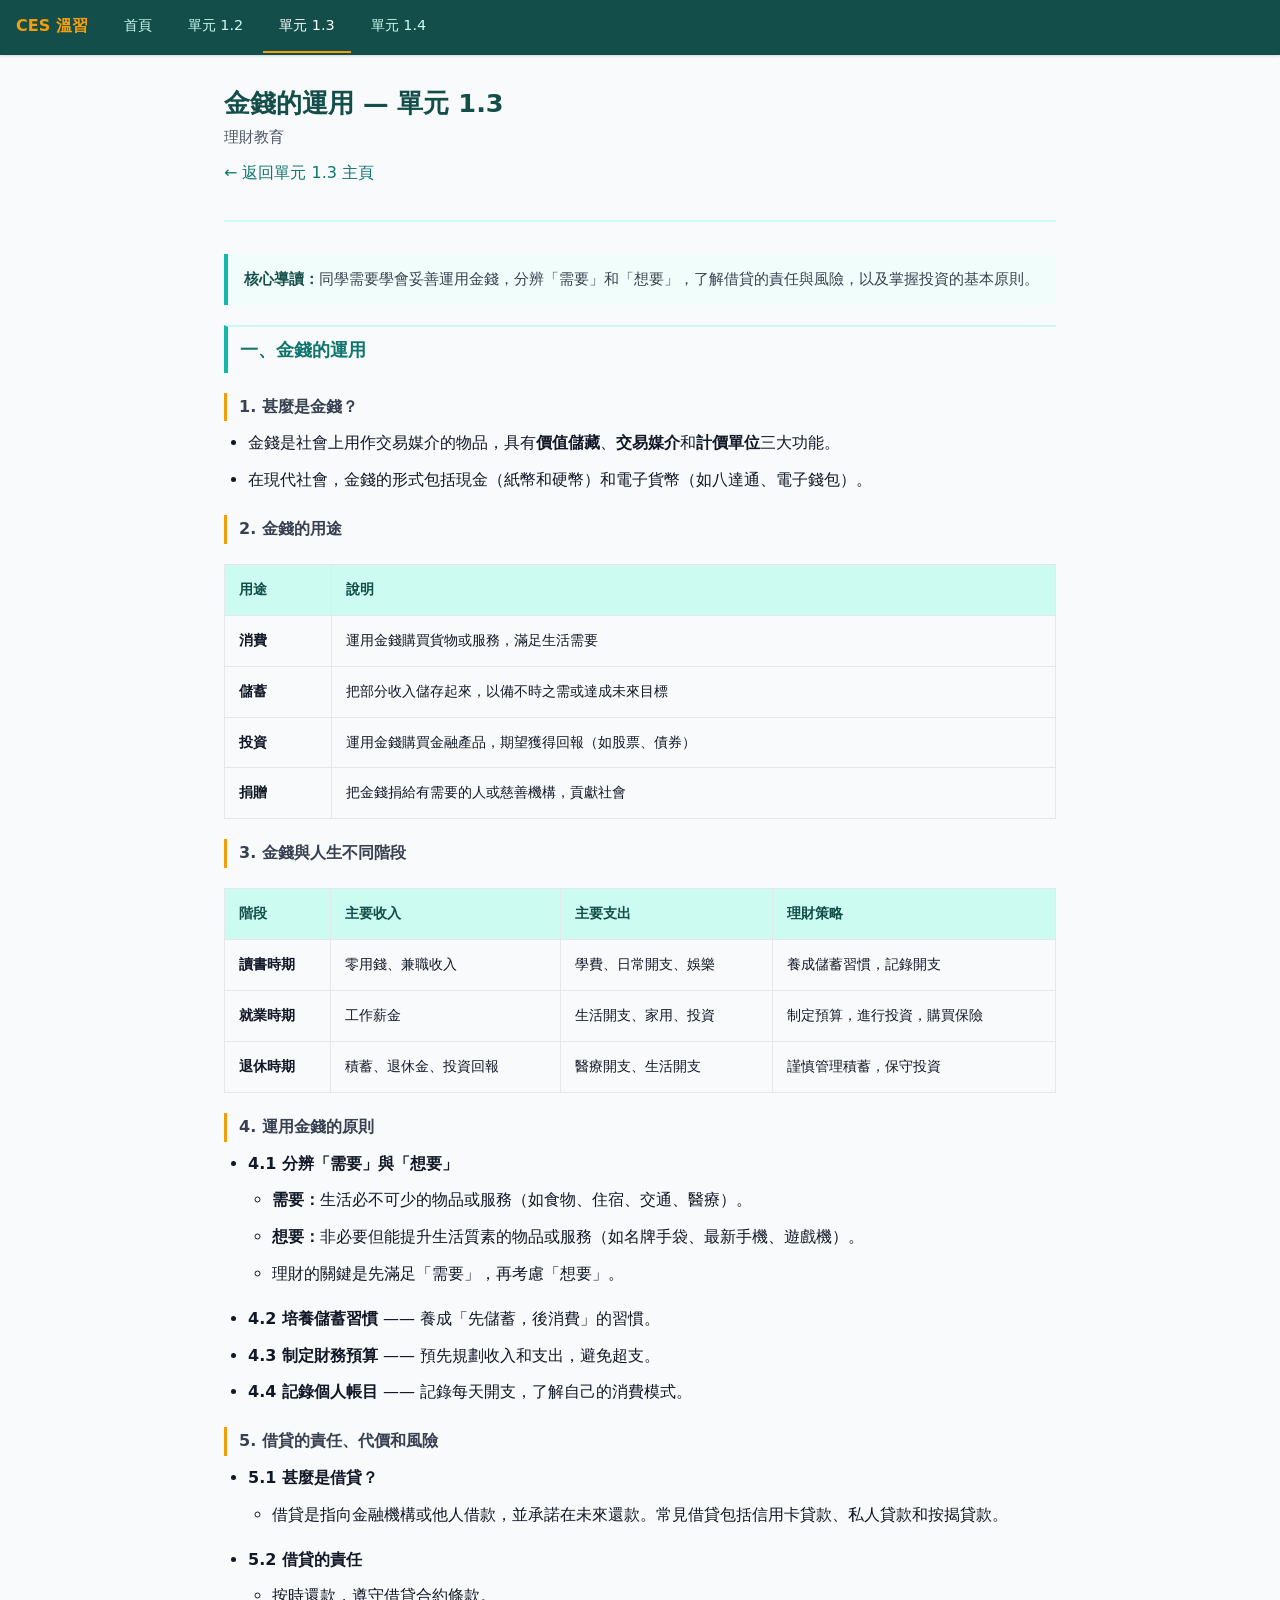
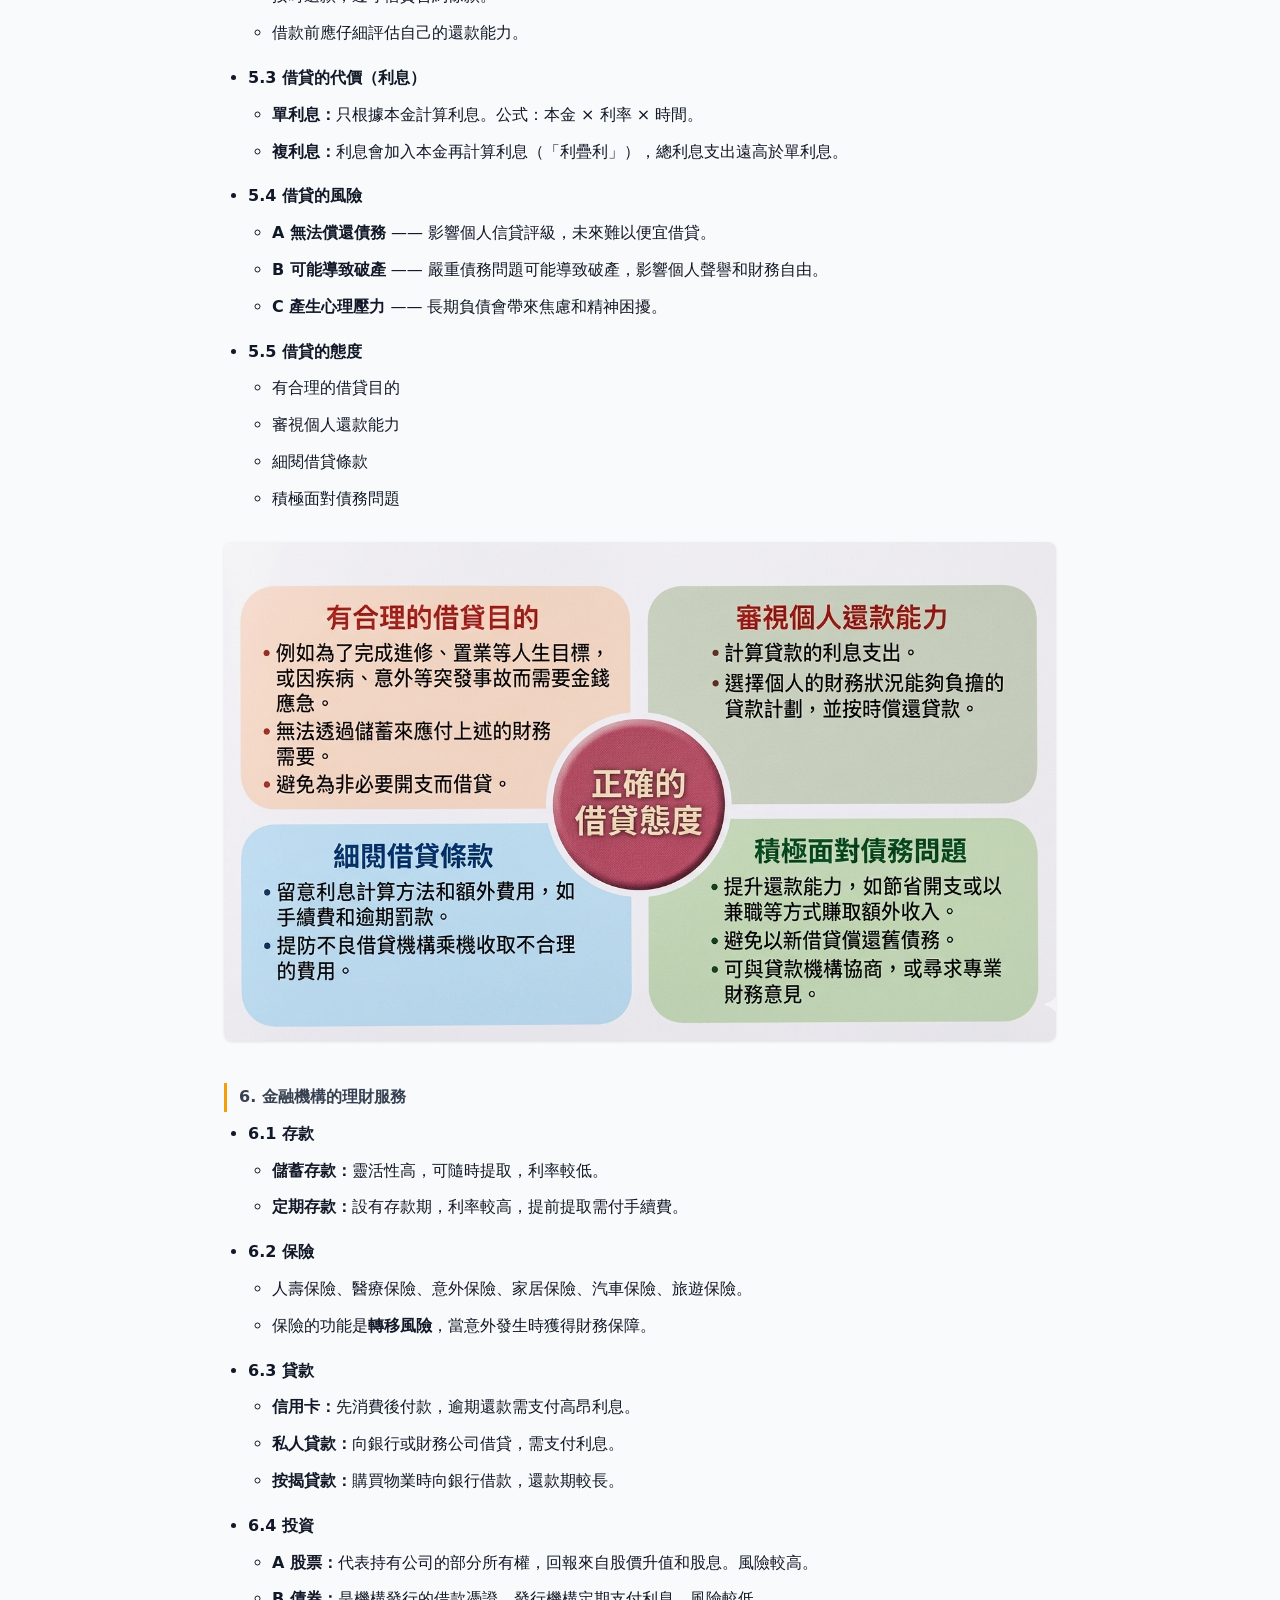
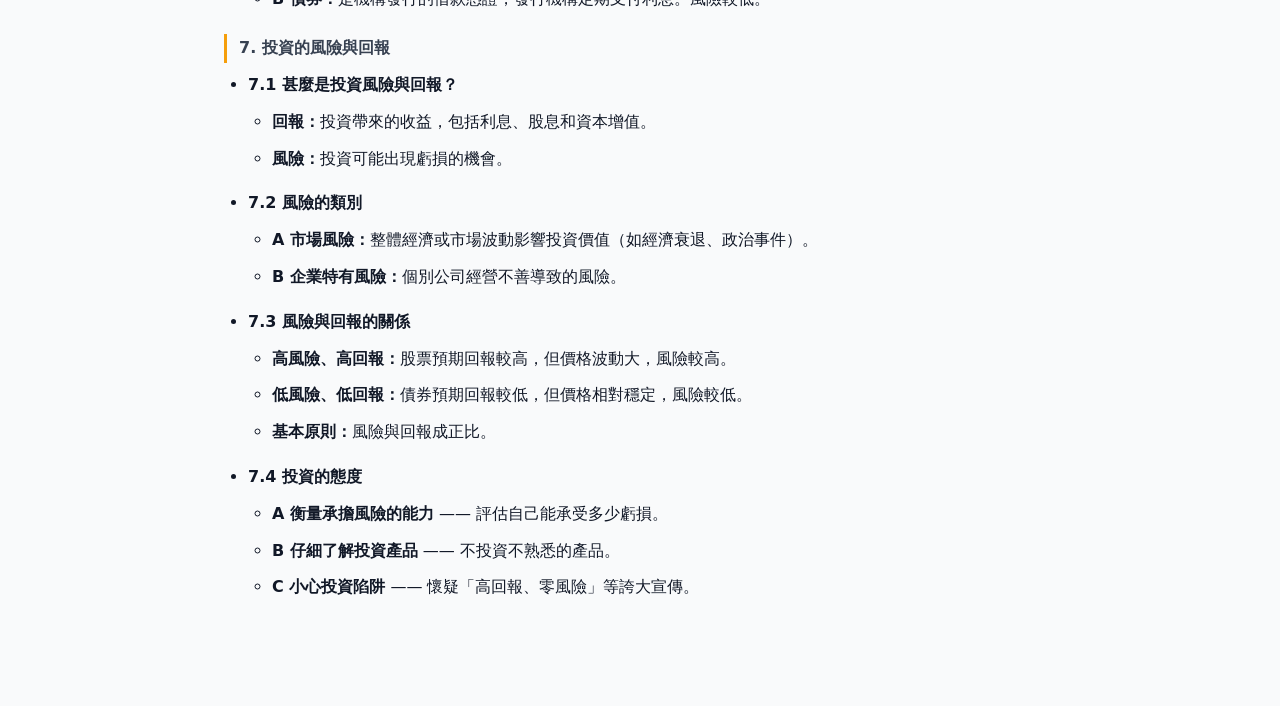
<file: units/unit1-3-money.html>
<!DOCTYPE html>
<html lang="zh-HK">
<head>
  <meta charset="UTF-8">
  <meta name="viewport" content="width=device-width, initial-scale=1.0">
  <title>金錢的運用 — 單元 1.3 | CES 溫習</title>
  <link rel="stylesheet" href="../styles/main.css">
  <link rel="manifest" href="../manifest.json">
  <meta name="theme-color" content="#134e4a">
  <link rel="icon" href="../icons/icon-192.png">
  <script>
    if ('serviceWorker' in navigator) {
      window.addEventListener('load', () => {
        navigator.serviceWorker.register('../sw.js');
      });
    }
  </script>
</head>
<body>
<nav class="top-nav">
  <span class="brand">CES 溫習</span>
  <a href="../index.html">首頁</a>
  <a href="unit1-2.html">單元 1.2</a>
  <a href="unit1-3.html" class="active">單元 1.3</a>
  <a href="unit1-4.html">單元 1.4</a>
</nav>
<div class="container">
  <div class="page-header">
    <h1>金錢的運用 — 單元 1.3</h1>
    <div class="subtitle">理財教育</div>
    <p style="margin-top:.5rem"><a href="unit1-3.html" style="color:var(--teal-700)">&larr; 返回單元 1.3 主頁</a></p>
  </div>
  <section>
    <blockquote><strong>核心導讀：</strong>同學需要學會妥善運用金錢，分辨「需要」和「想要」，了解借貸的責任與風險，以及掌握投資的基本原則。</blockquote>

    <h3>一、金錢的運用</h3>

    <h4>1. 甚麼是金錢？</h4>
    <ul>
      <li>金錢是社會上用作交易媒介的物品，具有<strong>價值儲藏</strong>、<strong>交易媒介</strong>和<strong>計價單位</strong>三大功能。</li>
      <li>在現代社會，金錢的形式包括現金（紙幣和硬幣）和電子貨幣（如八達通、電子錢包）。</li>
    </ul>

    <h4>2. 金錢的用途</h4>
    <table>
      <thead><tr><th>用途</th><th>說明</th></tr></thead>
      <tbody>
        <tr><td><strong>消費</strong></td><td>運用金錢購買貨物或服務，滿足生活需要</td></tr>
        <tr><td><strong>儲蓄</strong></td><td>把部分收入儲存起來，以備不時之需或達成未來目標</td></tr>
        <tr><td><strong>投資</strong></td><td>運用金錢購買金融產品，期望獲得回報（如股票、債券）</td></tr>
        <tr><td><strong>捐贈</strong></td><td>把金錢捐給有需要的人或慈善機構，貢獻社會</td></tr>
      </tbody>
    </table>

    <h4>3. 金錢與人生不同階段</h4>
    <table>
      <thead><tr><th>階段</th><th>主要收入</th><th>主要支出</th><th>理財策略</th></tr></thead>
      <tbody>
        <tr><td><strong>讀書時期</strong></td><td>零用錢、兼職收入</td><td>學費、日常開支、娛樂</td><td>養成儲蓄習慣，記錄開支</td></tr>
        <tr><td><strong>就業時期</strong></td><td>工作薪金</td><td>生活開支、家用、投資</td><td>制定預算，進行投資，購買保險</td></tr>
        <tr><td><strong>退休時期</strong></td><td>積蓄、退休金、投資回報</td><td>醫療開支、生活開支</td><td>謹慎管理積蓄，保守投資</td></tr>
      </tbody>
    </table>

    <h4>4. 運用金錢的原則</h4>
    <ul>
      <li><strong>4.1 分辨「需要」與「想要」</strong>
        <ul>
          <li><strong>需要：</strong>生活必不可少的物品或服務（如食物、住宿、交通、醫療）。</li>
          <li><strong>想要：</strong>非必要但能提升生活質素的物品或服務（如名牌手袋、最新手機、遊戲機）。</li>
          <li>理財的關鍵是先滿足「需要」，再考慮「想要」。</li>
        </ul>
      </li>
      <li><strong>4.2 培養儲蓄習慣</strong> —— 養成「先儲蓄，後消費」的習慣。</li>
      <li><strong>4.3 制定財務預算</strong> —— 預先規劃收入和支出，避免超支。</li>
      <li><strong>4.4 記錄個人帳目</strong> —— 記錄每天開支，了解自己的消費模式。</li>
    </ul>

    <h4>5. 借貸的責任、代價和風險</h4>
    <ul>
      <li><strong>5.1 甚麼是借貸？</strong>
        <ul>
          <li>借貸是指向金融機構或他人借款，並承諾在未來還款。常見借貸包括信用卡貸款、私人貸款和按揭貸款。</li>
        </ul>
      </li>
      <li><strong>5.2 借貸的責任</strong>
        <ul>
          <li>按時還款，遵守借貸合約條款。</li>
          <li>借款前應仔細評估自己的還款能力。</li>
        </ul>
      </li>
      <li><strong>5.3 借貸的代價（利息）</strong>
        <ul>
          <li><strong>單利息：</strong>只根據本金計算利息。公式：本金 × 利率 × 時間。</li>
          <li><strong>複利息：</strong>利息會加入本金再計算利息（「利疊利」），總利息支出遠高於單利息。</li>
        </ul>
      </li>
      <li><strong>5.4 借貸的風險</strong>
        <ul>
          <li><strong>A 無法償還債務</strong> —— 影響個人信貸評級，未來難以便宜借貸。</li>
          <li><strong>B 可能導致破產</strong> —— 嚴重債務問題可能導致破產，影響個人聲譽和財務自由。</li>
          <li><strong>C 產生心理壓力</strong> —— 長期負債會帶來焦慮和精神困擾。</li>
        </ul>
      </li>
      <li><strong>5.5 借貸的態度</strong>
        <ul>
          <li>有合理的借貸目的</li>
          <li>審視個人還款能力</li>
          <li>細閱借貸條款</li>
          <li>積極面對債務問題</li>
        </ul>
      </li>
    </ul>
    <img src="../5-5/5-5.png" alt="風險與回報關係圖" style="max-width:100%;height:auto;margin:.75rem 0;border-radius:8px;box-shadow:0 1px 3px rgba(0,0,0,.1)">

    <h4>6. 金融機構的理財服務</h4>
    <ul>
      <li><strong>6.1 存款</strong>
        <ul>
          <li><strong>儲蓄存款：</strong>靈活性高，可隨時提取，利率較低。</li>
          <li><strong>定期存款：</strong>設有存款期，利率較高，提前提取需付手續費。</li>
        </ul>
      </li>
      <li><strong>6.2 保險</strong>
        <ul>
          <li>人壽保險、醫療保險、意外保險、家居保險、汽車保險、旅遊保險。</li>
          <li>保險的功能是<strong>轉移風險</strong>，當意外發生時獲得財務保障。</li>
        </ul>
      </li>
      <li><strong>6.3 貸款</strong>
        <ul>
          <li><strong>信用卡：</strong>先消費後付款，逾期還款需支付高昂利息。</li>
          <li><strong>私人貸款：</strong>向銀行或財務公司借貸，需支付利息。</li>
          <li><strong>按揭貸款：</strong>購買物業時向銀行借款，還款期較長。</li>
        </ul>
      </li>
      <li><strong>6.4 投資</strong>
        <ul>
          <li><strong>A 股票：</strong>代表持有公司的部分所有權，回報來自股價升值和股息。風險較高。</li>
          <li><strong>B 債券：</strong>是機構發行的借款憑證，發行機構定期支付利息。風險較低。</li>
        </ul>
      </li>
    </ul>

    <h4>7. 投資的風險與回報</h4>
    <ul>
      <li><strong>7.1 甚麼是投資風險與回報？</strong>
        <ul>
          <li><strong>回報：</strong>投資帶來的收益，包括利息、股息和資本增值。</li>
          <li><strong>風險：</strong>投資可能出現虧損的機會。</li>
        </ul>
      </li>
      <li><strong>7.2 風險的類別</strong>
        <ul>
          <li><strong>A 市場風險：</strong>整體經濟或市場波動影響投資價值（如經濟衰退、政治事件）。</li>
          <li><strong>B 企業特有風險：</strong>個別公司經營不善導致的風險。</li>
        </ul>
      </li>
      <li><strong>7.3 風險與回報的關係</strong>
        <ul>
          <li><strong>高風險、高回報：</strong>股票預期回報較高，但價格波動大，風險較高。</li>
          <li><strong>低風險、低回報：</strong>債券預期回報較低，但價格相對穩定，風險較低。</li>
          <li><strong>基本原則：</strong>風險與回報成正比。</li>
        </ul>
      </li>
      <li><strong>7.4 投資的態度</strong>
        <ul>
          <li><strong>A 衡量承擔風險的能力</strong> —— 評估自己能承受多少虧損。</li>
          <li><strong>B 仔細了解投資產品</strong> —— 不投資不熟悉的產品。</li>
          <li><strong>C 小心投資陷阱</strong> —— 懷疑「高回報、零風險」等誇大宣傳。</li>
        </ul>
      </li>
    </ul>
  </section>
</div>
</body>
</html>
</file>
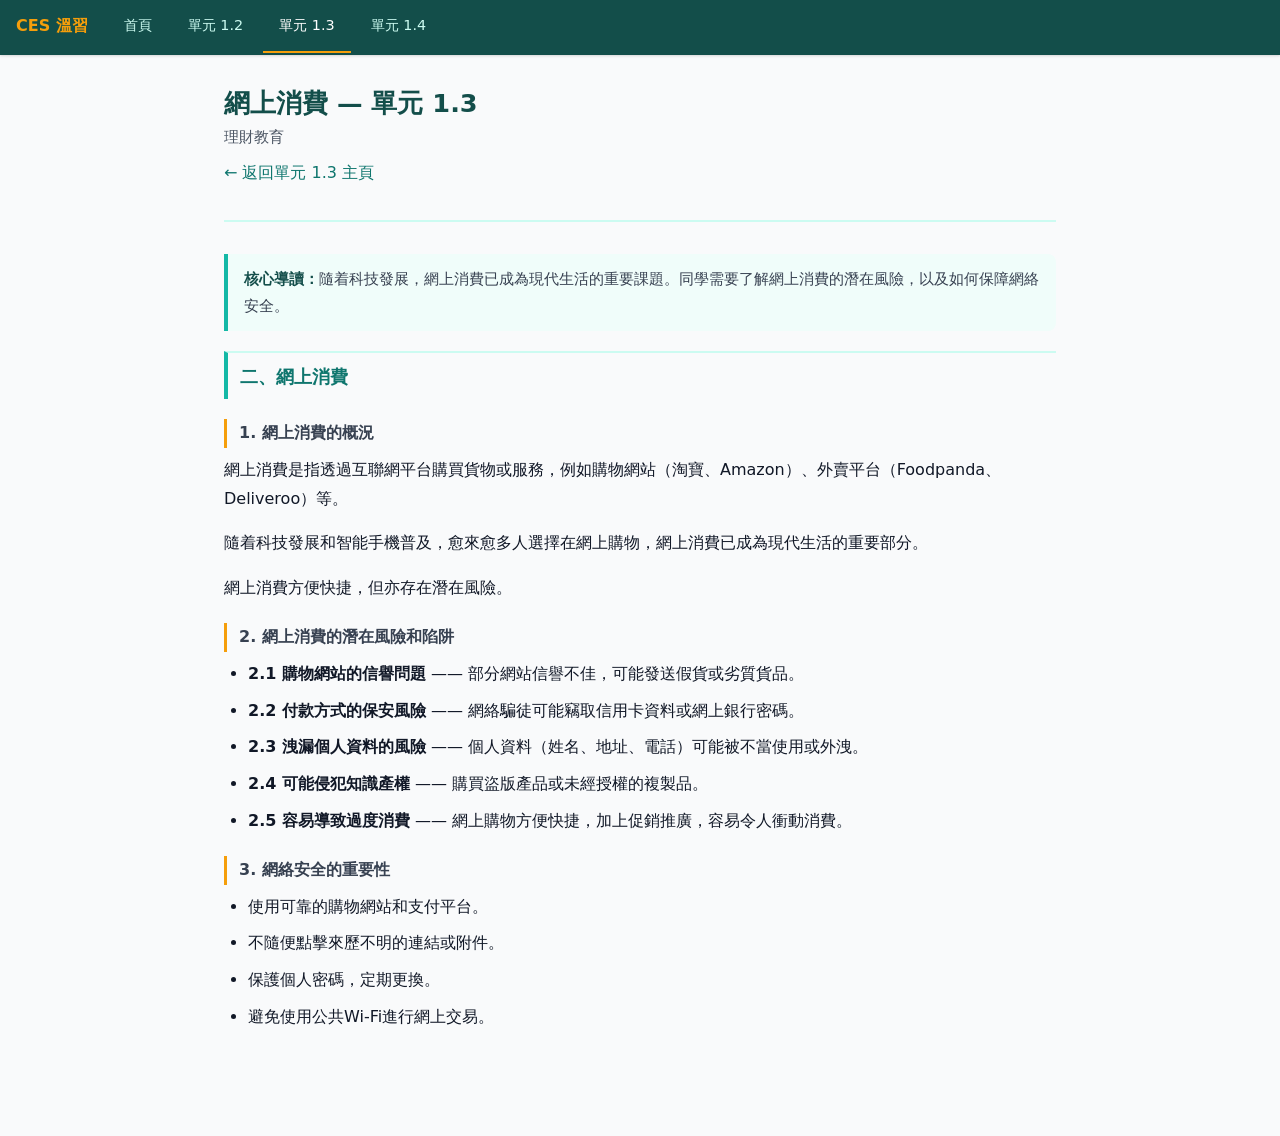
<file: units/unit1-3-online.html>
<!DOCTYPE html>
<html lang="zh-HK">
<head>
  <meta charset="UTF-8">
  <meta name="viewport" content="width=device-width, initial-scale=1.0">
  <title>網上消費 — 單元 1.3 | CES 溫習</title>
  <link rel="stylesheet" href="../styles/main.css">
  <link rel="manifest" href="../manifest.json">
  <meta name="theme-color" content="#134e4a">
  <link rel="icon" href="../icons/icon-192.png">
  <script>
    if ('serviceWorker' in navigator) {
      window.addEventListener('load', () => {
        navigator.serviceWorker.register('../sw.js');
      });
    }
  </script>
</head>
<body>
<nav class="top-nav">
  <span class="brand">CES 溫習</span>
  <a href="../index.html">首頁</a>
  <a href="unit1-2.html">單元 1.2</a>
  <a href="unit1-3.html" class="active">單元 1.3</a>
  <a href="unit1-4.html">單元 1.4</a>
</nav>
<div class="container">
  <div class="page-header">
    <h1>網上消費 — 單元 1.3</h1>
    <div class="subtitle">理財教育</div>
    <p style="margin-top:.5rem"><a href="unit1-3.html" style="color:var(--teal-700)">&larr; 返回單元 1.3 主頁</a></p>
  </div>
  <section>
    <blockquote><strong>核心導讀：</strong>隨着科技發展，網上消費已成為現代生活的重要課題。同學需要了解網上消費的潛在風險，以及如何保障網絡安全。</blockquote>

    <h3>二、網上消費</h3>

    <h4>1. 網上消費的概況</h4>
    <p>網上消費是指透過互聯網平台購買貨物或服務，例如購物網站（淘寶、Amazon）、外賣平台（Foodpanda、Deliveroo）等。</p>
    <p>隨着科技發展和智能手機普及，愈來愈多人選擇在網上購物，網上消費已成為現代生活的重要部分。</p>
    <p>網上消費方便快捷，但亦存在潛在風險。</p>

    <h4>2. 網上消費的潛在風險和陷阱</h4>
    <ul>
      <li><strong>2.1 購物網站的信譽問題</strong> —— 部分網站信譽不佳，可能發送假貨或劣質貨品。</li>
      <li><strong>2.2 付款方式的保安風險</strong> —— 網絡騙徒可能竊取信用卡資料或網上銀行密碼。</li>
      <li><strong>2.3 洩漏個人資料的風險</strong> —— 個人資料（姓名、地址、電話）可能被不當使用或外洩。</li>
      <li><strong>2.4 可能侵犯知識產權</strong> —— 購買盜版產品或未經授權的複製品。</li>
      <li><strong>2.5 容易導致過度消費</strong> —— 網上購物方便快捷，加上促銷推廣，容易令人衝動消費。</li>
    </ul>

    <h4>3. 網絡安全的重要性</h4>
    <ul>
      <li>使用可靠的購物網站和支付平台。</li>
      <li>不隨便點擊來歷不明的連結或附件。</li>
      <li>保護個人密碼，定期更換。</li>
      <li>避免使用公共Wi-Fi進行網上交易。</li>
    </ul>
  </section>
</div>
</body>
</html>
</file>
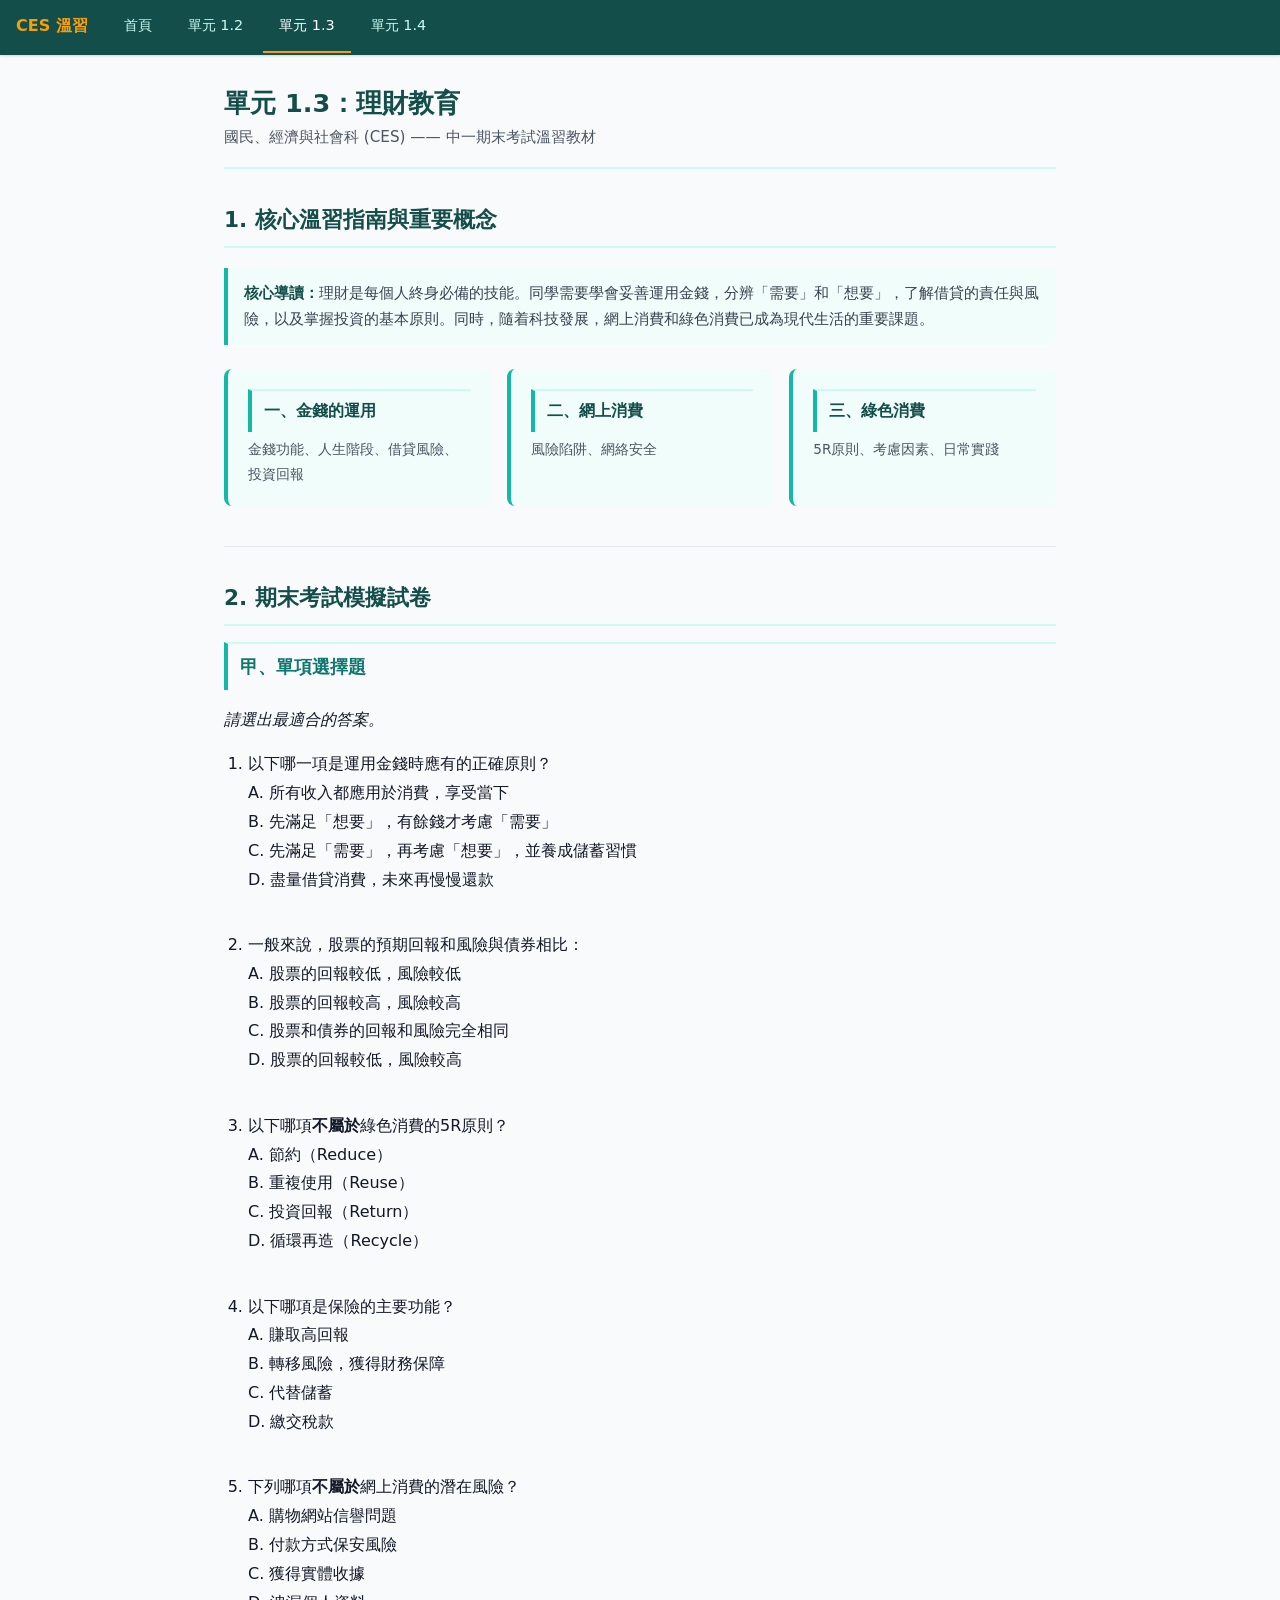
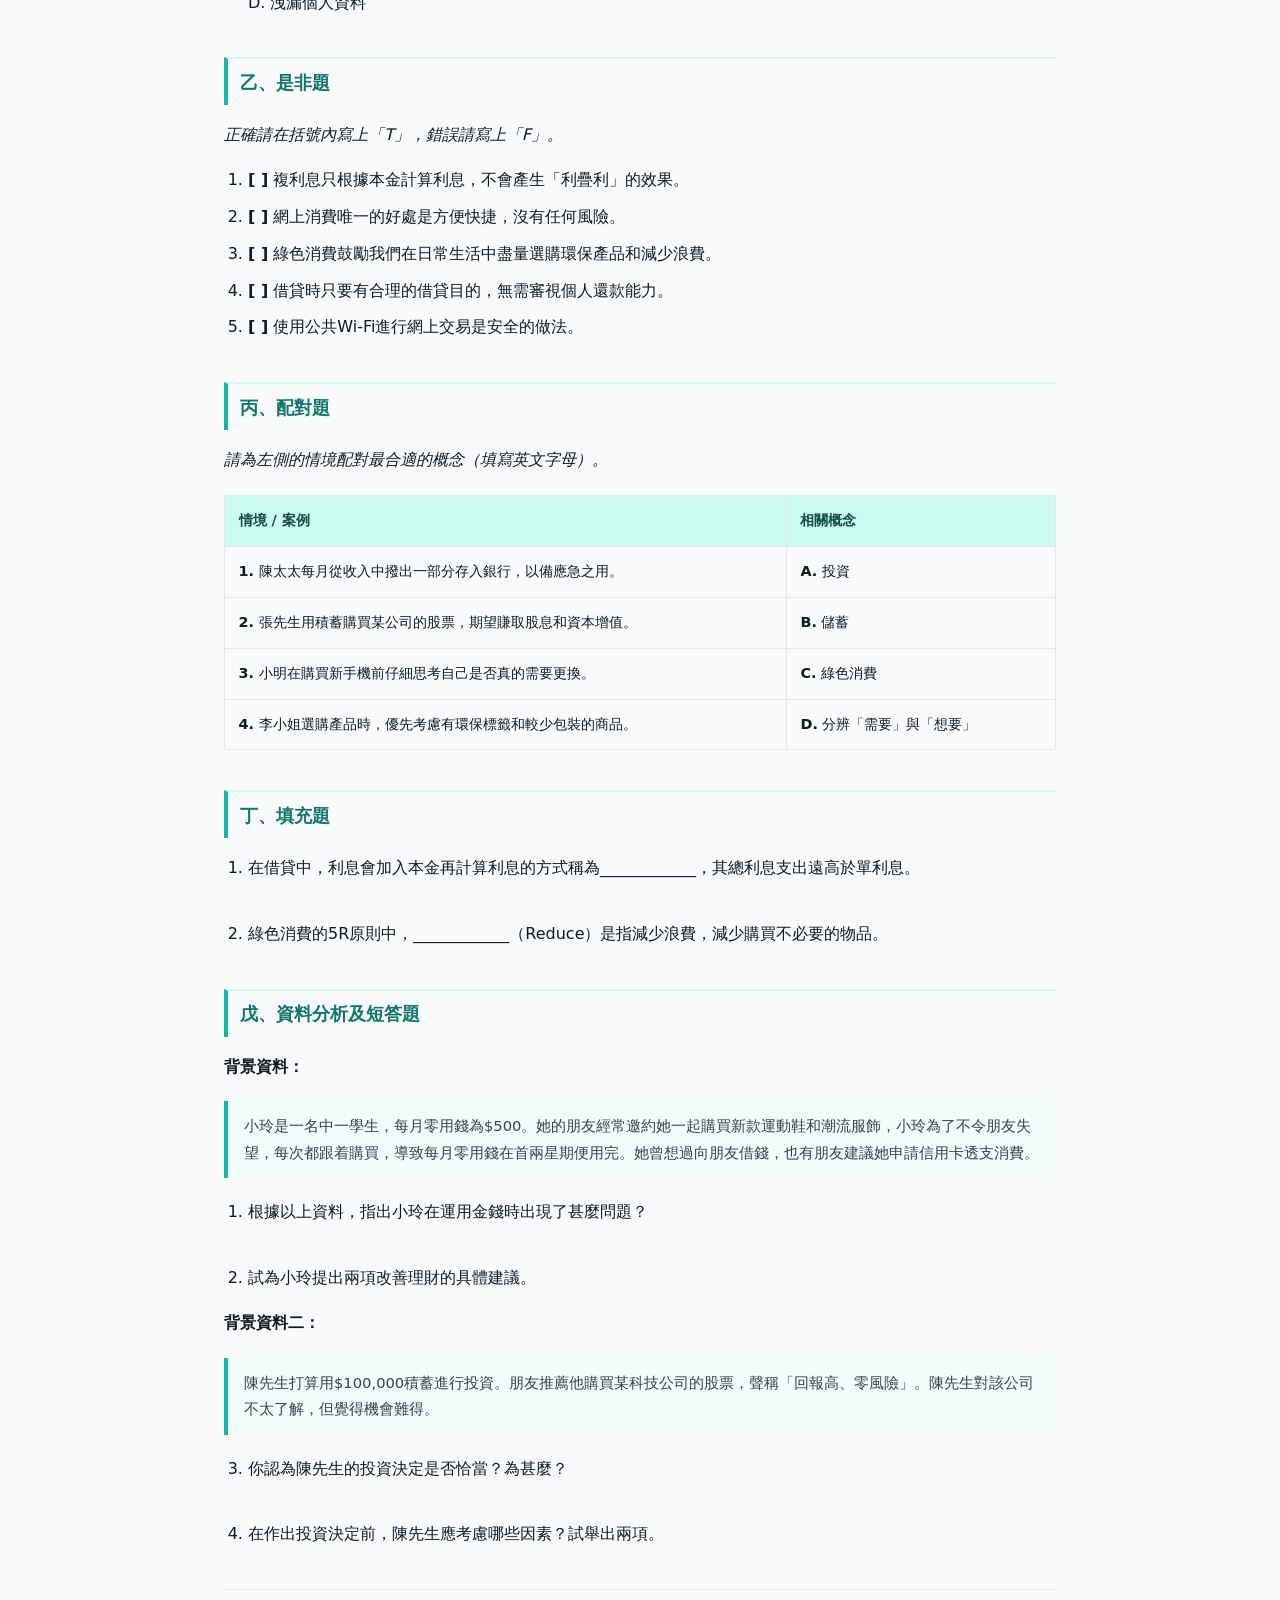
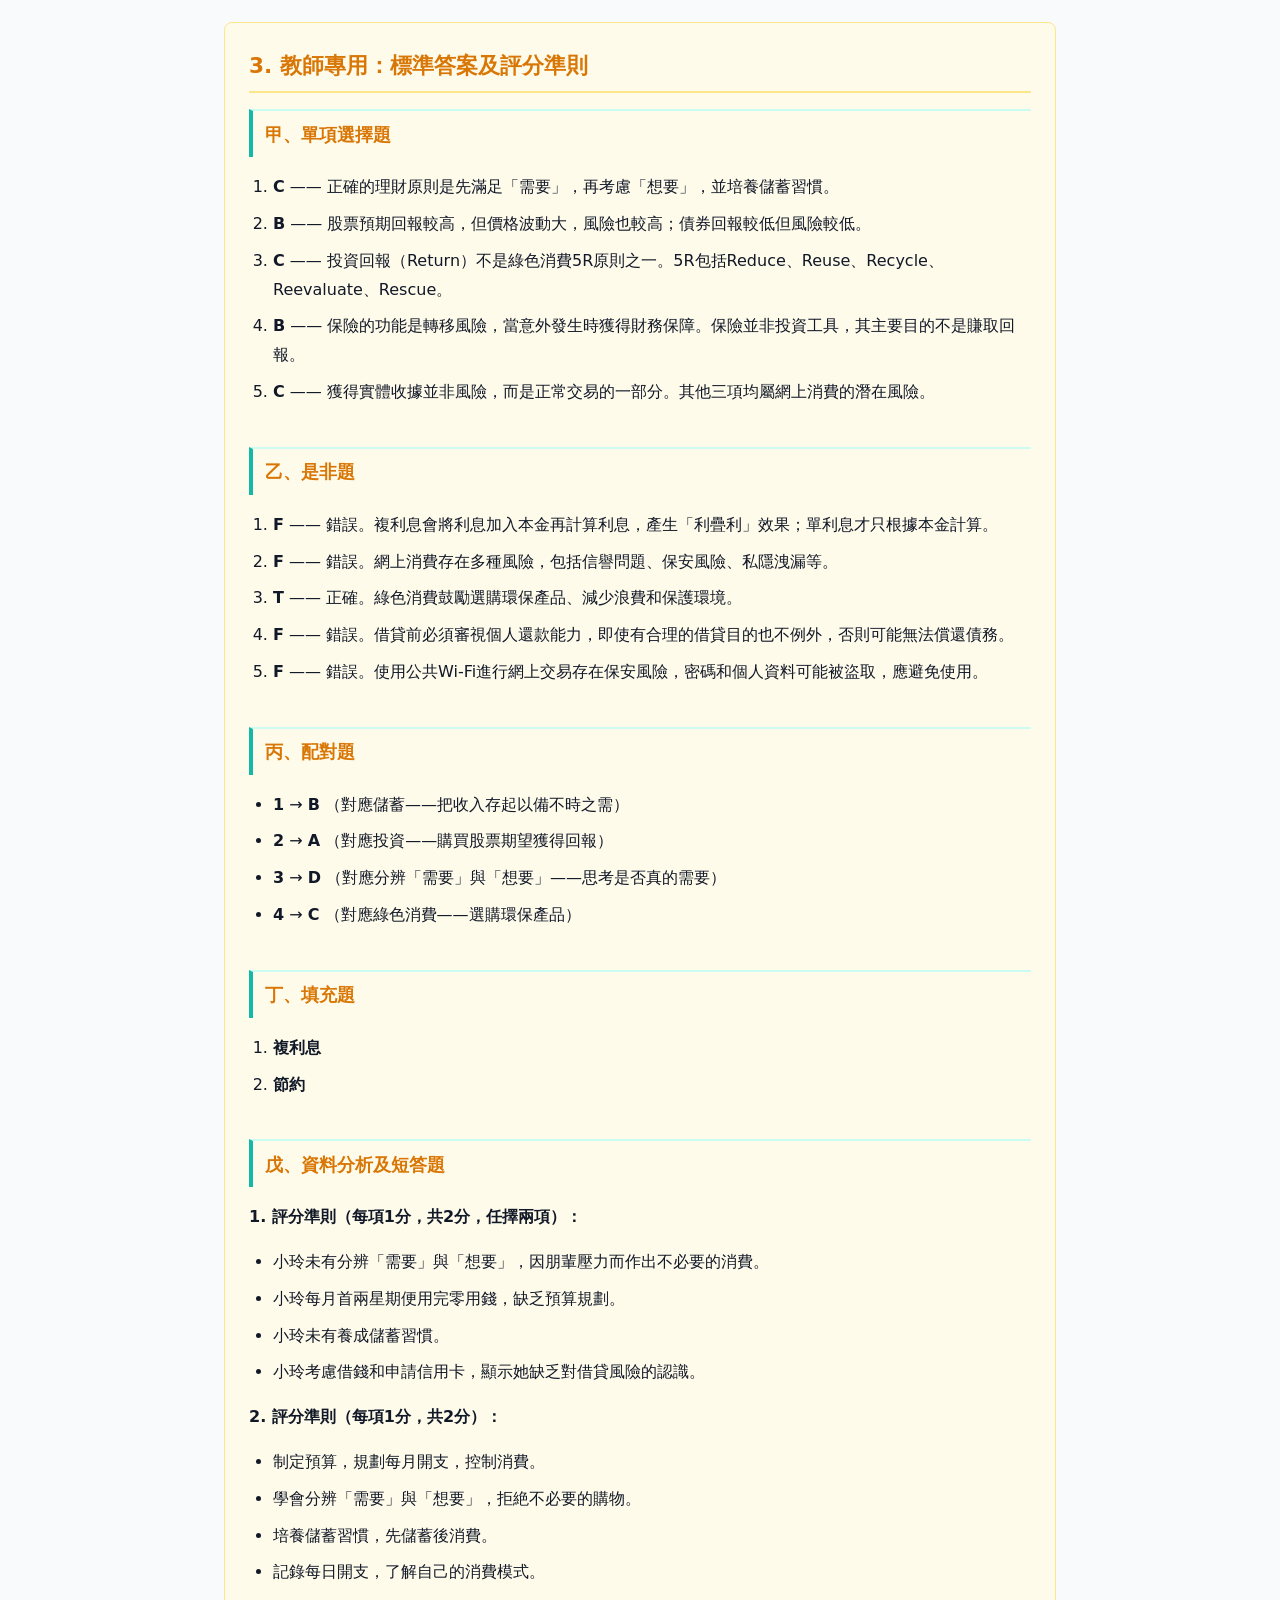
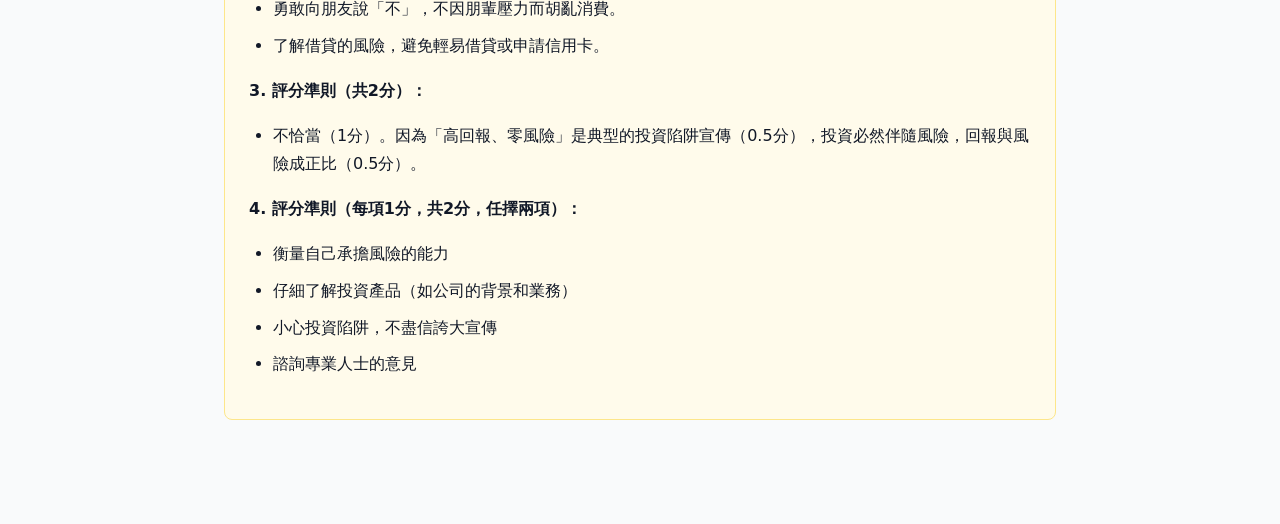
<file: units/unit1-3.html>
<!DOCTYPE html>
<html lang="zh-HK">
<head>
  <meta charset="UTF-8">
  <meta name="viewport" content="width=device-width, initial-scale=1.0">
  <title>單元 1.3 — 理財教育 | CES 溫習</title>
  <link rel="stylesheet" href="../styles/main.css">
  <link rel="manifest" href="../manifest.json">
  <meta name="theme-color" content="#134e4a">
  <link rel="icon" href="../icons/icon-192.png">
  <script>
    if ('serviceWorker' in navigator) {
      window.addEventListener('load', () => {
        navigator.serviceWorker.register('../sw.js');
      });
    }
  </script>
</head>
<body>

<nav class="top-nav">
  <span class="brand">CES 溫習</span>
  <a href="../index.html">首頁</a>
  <a href="unit1-2.html">單元 1.2</a>
  <a href="unit1-3.html" class="active">單元 1.3</a>
  <a href="unit1-4.html">單元 1.4</a>
</nav>

<div class="container">

  <div class="page-header">
    <h1>單元 1.3：理財教育</h1>
    <div class="subtitle">國民、經濟與社會科 (CES) —— 中一期末考試溫習教材</div>
  </div>

  <section>
    <h2>1. 核心溫習指南與重要概念</h2>

    <blockquote><strong>核心導讀：</strong>理財是每個人終身必備的技能。同學需要學會妥善運用金錢，分辨「需要」和「想要」，了解借貸的責任與風險，以及掌握投資的基本原則。同時，隨着科技發展，網上消費和綠色消費已成為現代生活的重要課題。</blockquote>

    <div class="topic-grid" style="display:grid;grid-template-columns:repeat(auto-fill,minmax(240px,1fr));gap:1rem;margin:1.5rem 0">
      <a href="unit1-3-money.html" style="display:block;background:var(--teal-50);border-radius:8px;padding:1.25rem;border-left:4px solid var(--teal-500);text-decoration:none;color:inherit">
        <h3 style="margin:0 0 .3rem;font-size:1rem;color:var(--teal-900)">一、金錢的運用</h3>
        <p style="margin:0;font-size:.85rem;color:var(--gray-600)">金錢功能、人生階段、借貸風險、投資回報</p>
      </a>
      <a href="unit1-3-online.html" style="display:block;background:var(--teal-50);border-radius:8px;padding:1.25rem;border-left:4px solid var(--teal-500);text-decoration:none;color:inherit">
        <h3 style="margin:0 0 .3rem;font-size:1rem;color:var(--teal-900)">二、網上消費</h3>
        <p style="margin:0;font-size:.85rem;color:var(--gray-600)">風險陷阱、網絡安全</p>
      </a>
      <a href="unit1-3-green.html" style="display:block;background:var(--teal-50);border-radius:8px;padding:1.25rem;border-left:4px solid var(--teal-500);text-decoration:none;color:inherit">
        <h3 style="margin:0 0 .3rem;font-size:1rem;color:var(--teal-900)">三、綠色消費</h3>
        <p style="margin:0;font-size:.85rem;color:var(--gray-600)">5R原則、考慮因素、日常實踐</p>
      </a>
    </div>
  </section>

  <hr>

  <section>
    <h2 id="exam">2. 期末考試模擬試卷</h2>

    <h3>甲、單項選擇題</h3>
    <p><em>請選出最適合的答案。</em></p>

    <ol>
      <li>以下哪一項是運用金錢時應有的正確原則？<br>
        A. 所有收入都應用於消費，享受當下<br>
        B. 先滿足「想要」，有餘錢才考慮「需要」<br>
        C. 先滿足「需要」，再考慮「想要」，並養成儲蓄習慣<br>
        D. 盡量借貸消費，未來再慢慢還款
      </li>
      <br>
      <li>一般來說，股票的預期回報和風險與債券相比：<br>
        A. 股票的回報較低，風險較低<br>
        B. 股票的回報較高，風險較高<br>
        C. 股票和債券的回報和風險完全相同<br>
        D. 股票的回報較低，風險較高
      </li>
      <br>
      <li>以下哪項<strong>不屬於</strong>綠色消費的5R原則？<br>
        A. 節約（Reduce）<br>
        B. 重複使用（Reuse）<br>
        C. 投資回報（Return）<br>
        D. 循環再造（Recycle）
      </li>
      <br>
      <li>以下哪項是保險的主要功能？<br>
        A. 賺取高回報<br>
        B. 轉移風險，獲得財務保障<br>
        C. 代替儲蓄<br>
        D. 繳交稅款
      </li>
      <br>
      <li>下列哪項<strong>不屬於</strong>網上消費的潛在風險？<br>
        A. 購物網站信譽問題<br>
        B. 付款方式保安風險<br>
        C. 獲得實體收據<br>
        D. 洩漏個人資料
      </li>
    </ol>

    <h3>乙、是非題</h3>
    <p><em>正確請在括號內寫上「T」，錯誤請寫上「F」。</em></p>

    <ol>
      <li><strong>[ ]</strong> 複利息只根據本金計算利息，不會產生「利疊利」的效果。</li>
      <li><strong>[ ]</strong> 網上消費唯一的好處是方便快捷，沒有任何風險。</li>
      <li><strong>[ ]</strong> 綠色消費鼓勵我們在日常生活中盡量選購環保產品和減少浪費。</li>
      <li><strong>[ ]</strong> 借貸時只要有合理的借貸目的，無需審視個人還款能力。</li>
      <li><strong>[ ]</strong> 使用公共Wi-Fi進行網上交易是安全的做法。</li>
    </ol>

    <h3>丙、配對題</h3>
    <p><em>請為左側的情境配對最合適的概念（填寫英文字母）。</em></p>

    <table>
      <thead><tr><th>情境 / 案例</th><th>相關概念</th></tr></thead>
      <tbody>
        <tr><td><strong>1.</strong> 陳太太每月從收入中撥出一部分存入銀行，以備應急之用。</td><td><strong>A.</strong> 投資</td></tr>
        <tr><td><strong>2.</strong> 張先生用積蓄購買某公司的股票，期望賺取股息和資本增值。</td><td><strong>B.</strong> 儲蓄</td></tr>
        <tr><td><strong>3.</strong> 小明在購買新手機前仔細思考自己是否真的需要更換。</td><td><strong>C.</strong> 綠色消費</td></tr>
        <tr><td><strong>4.</strong> 李小姐選購產品時，優先考慮有環保標籤和較少包裝的商品。</td><td><strong>D.</strong> 分辨「需要」與「想要」</td></tr>
      </tbody>
    </table>

    <h3>丁、填充題</h3>

    <ol>
      <li>在借貸中，利息會加入本金再計算利息的方式稱為____________，其總利息支出遠高於單利息。</li>
      <br>
      <li>綠色消費的5R原則中，____________（Reduce）是指減少浪費，減少購買不必要的物品。</li>
    </ol>

    <h3>戊、資料分析及短答題</h3>

    <p><strong>背景資料：</strong></p>
    <blockquote>小玲是一名中一學生，每月零用錢為$500。她的朋友經常邀約她一起購買新款運動鞋和潮流服飾，小玲為了不令朋友失望，每次都跟着購買，導致每月零用錢在首兩星期便用完。她曾想過向朋友借錢，也有朋友建議她申請信用卡透支消費。</blockquote>

    <ol>
      <li>根據以上資料，指出小玲在運用金錢時出現了甚麼問題？</li>
      <br>
      <li>試為小玲提出兩項改善理財的具體建議。</li>
    </ol>

    <p><strong>背景資料二：</strong></p>
    <blockquote>陳先生打算用$100,000積蓄進行投資。朋友推薦他購買某科技公司的股票，聲稱「回報高、零風險」。陳先生對該公司不太了解，但覺得機會難得。</blockquote>

    <ol start="3">
      <li>你認為陳先生的投資決定是否恰當？為甚麼？</li>
      <br>
      <li>在作出投資決定前，陳先生應考慮哪些因素？試舉出兩項。</li>
    </ol>
  </section>

  <hr>

  <section class="answer-key">
    <h2 id="answers">3. 教師專用：標準答案及評分準則</h2>

    <h3>甲、單項選擇題</h3>
    <ol>
      <li><strong>C</strong> —— 正確的理財原則是先滿足「需要」，再考慮「想要」，並培養儲蓄習慣。</li>
      <li><strong>B</strong> —— 股票預期回報較高，但價格波動大，風險也較高；債券回報較低但風險較低。</li>
      <li><strong>C</strong> —— 投資回報（Return）不是綠色消費5R原則之一。5R包括Reduce、Reuse、Recycle、Reevaluate、Rescue。</li>
      <li><strong>B</strong> —— 保險的功能是轉移風險，當意外發生時獲得財務保障。保險並非投資工具，其主要目的不是賺取回報。</li>
      <li><strong>C</strong> —— 獲得實體收據並非風險，而是正常交易的一部分。其他三項均屬網上消費的潛在風險。</li>
    </ol>

    <h3>乙、是非題</h3>
    <ol>
      <li><strong>F</strong> —— 錯誤。複利息會將利息加入本金再計算利息，產生「利疊利」效果；單利息才只根據本金計算。</li>
      <li><strong>F</strong> —— 錯誤。網上消費存在多種風險，包括信譽問題、保安風險、私隱洩漏等。</li>
      <li><strong>T</strong> —— 正確。綠色消費鼓勵選購環保產品、減少浪費和保護環境。</li>
      <li><strong>F</strong> —— 錯誤。借貸前必須審視個人還款能力，即使有合理的借貸目的也不例外，否則可能無法償還債務。</li>
      <li><strong>F</strong> —— 錯誤。使用公共Wi-Fi進行網上交易存在保安風險，密碼和個人資料可能被盜取，應避免使用。</li>
    </ol>

    <h3>丙、配對題</h3>
    <ul>
      <li><strong>1</strong> → <strong>B</strong> （對應儲蓄——把收入存起以備不時之需）</li>
      <li><strong>2</strong> → <strong>A</strong> （對應投資——購買股票期望獲得回報）</li>
      <li><strong>3</strong> → <strong>D</strong> （對應分辨「需要」與「想要」——思考是否真的需要）</li>
      <li><strong>4</strong> → <strong>C</strong> （對應綠色消費——選購環保產品）</li>
    </ul>

    <h3>丁、填充題</h3>
    <ol>
      <li><strong>複利息</strong></li>
      <li><strong>節約</strong></li>
    </ol>

    <h3>戊、資料分析及短答題</h3>

    <p><strong>1. 評分準則（每項1分，共2分，任擇兩項）：</strong></p>
    <ul>
      <li>小玲未有分辨「需要」與「想要」，因朋輩壓力而作出不必要的消費。</li>
      <li>小玲每月首兩星期便用完零用錢，缺乏預算規劃。</li>
      <li>小玲未有養成儲蓄習慣。</li>
      <li>小玲考慮借錢和申請信用卡，顯示她缺乏對借貸風險的認識。</li>
    </ul>

    <p><strong>2. 評分準則（每項1分，共2分）：</strong></p>
    <ul>
      <li>制定預算，規劃每月開支，控制消費。</li>
      <li>學會分辨「需要」與「想要」，拒絶不必要的購物。</li>
      <li>培養儲蓄習慣，先儲蓄後消費。</li>
      <li>記錄每日開支，了解自己的消費模式。</li>
      <li>勇敢向朋友說「不」，不因朋輩壓力而胡亂消費。</li>
      <li>了解借貸的風險，避免輕易借貸或申請信用卡。</li>
    </ul>

    <p><strong>3. 評分準則（共2分）：</strong></p>
    <ul>
      <li>不恰當（1分）。因為「高回報、零風險」是典型的投資陷阱宣傳（0.5分），投資必然伴隨風險，回報與風險成正比（0.5分）。</li>
    </ul>

    <p><strong>4. 評分準則（每項1分，共2分，任擇兩項）：</strong></p>
    <ul>
      <li>衡量自己承擔風險的能力</li>
      <li>仔細了解投資產品（如公司的背景和業務）</li>
      <li>小心投資陷阱，不盡信誇大宣傳</li>
      <li>諮詢專業人士的意見</li>
    </ul>
  </section>

</div>

</body>
</html>
</file>
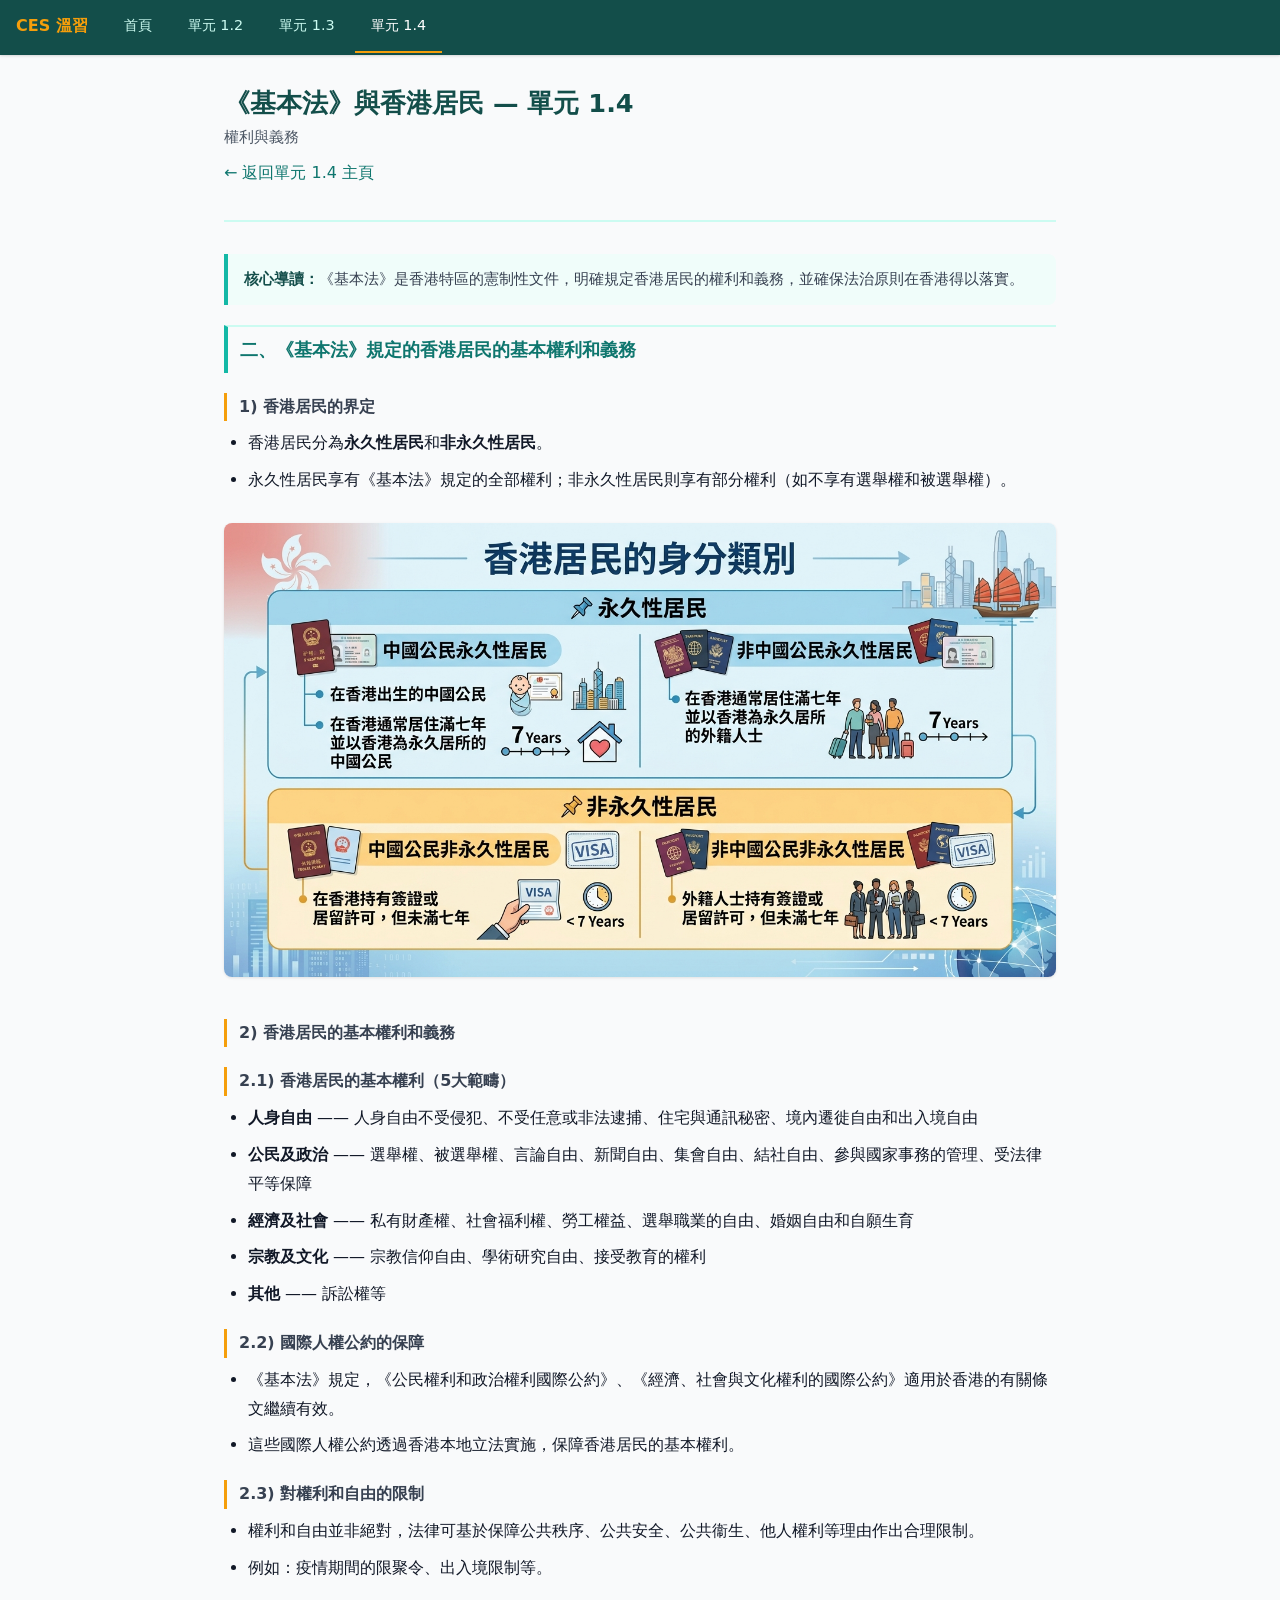
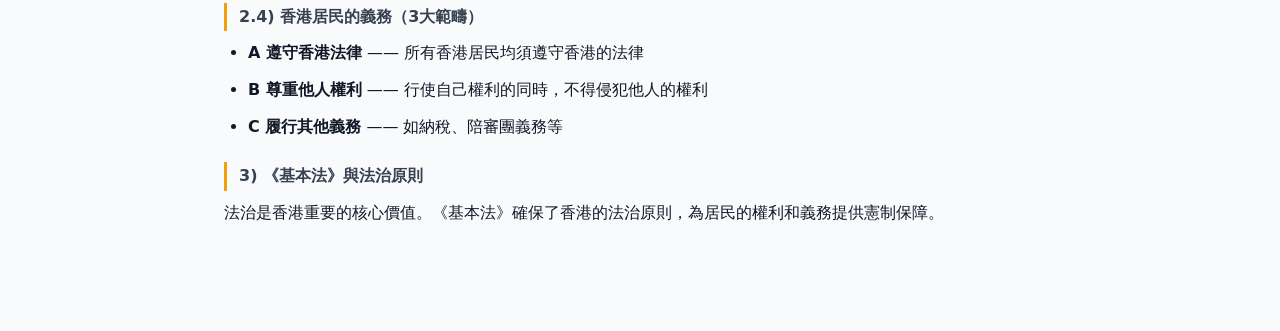
<file: units/unit1-4-basiclaw.html>
<!DOCTYPE html>
<html lang="zh-HK">
<head>
  <meta charset="UTF-8">
  <meta name="viewport" content="width=device-width, initial-scale=1.0">
  <title>《基本法》與香港居民 — 單元 1.4 | CES 溫習</title>
  <link rel="stylesheet" href="../styles/main.css">
  <link rel="manifest" href="../manifest.json">
  <meta name="theme-color" content="#134e4a">
  <link rel="icon" href="../icons/icon-192.png">
  <script>
    if ('serviceWorker' in navigator) {
      window.addEventListener('load', () => {
        navigator.serviceWorker.register('../sw.js');
      });
    }
  </script>
</head>
<body>
<nav class="top-nav">
  <span class="brand">CES 溫習</span>
  <a href="../index.html">首頁</a>
  <a href="unit1-2.html">單元 1.2</a>
  <a href="unit1-3.html">單元 1.3</a>
  <a href="unit1-4.html" class="active">單元 1.4</a>
</nav>
<div class="container">
  <div class="page-header">
    <h1>《基本法》與香港居民 — 單元 1.4</h1>
    <div class="subtitle">權利與義務</div>
    <p style="margin-top:.5rem"><a href="unit1-4.html" style="color:var(--teal-700)">&larr; 返回單元 1.4 主頁</a></p>
  </div>
  <section>
    <blockquote><strong>核心導讀：</strong>《基本法》是香港特區的憲制性文件，明確規定香港居民的權利和義務，並確保法治原則在香港得以落實。</blockquote>

    <h3>二、《基本法》規定的香港居民的基本權利和義務</h3>

    <h4>1) 香港居民的界定</h4>
    <ul>
      <li>香港居民分為<strong>永久性居民</strong>和<strong>非永久性居民</strong>。</li>
      <li>永久性居民享有《基本法》規定的全部權利；非永久性居民則享有部分權利（如不享有選舉權和被選舉權）。</li>
    </ul>
    <img src="cwa_unit_1.4_2_1.png" alt="香港居民界定示意圖" style="max-width:100%;height:auto;margin:.75rem 0;border-radius:8px;box-shadow:0 1px 3px rgba(0,0,0,.1)">

    <h4>2) 香港居民的基本權利和義務</h4>

    <h4>2.1) 香港居民的基本權利（5大範疇）</h4>
    <ul>
      <li><strong>人身自由</strong> —— 人身自由不受侵犯、不受任意或非法逮捕、住宅與通訊秘密、境內遷徙自由和出入境自由</li>
      <li><strong>公民及政治</strong> —— 選舉權、被選舉權、言論自由、新聞自由、集會自由、結社自由、參與國家事務的管理、受法律平等保障</li>
      <li><strong>經濟及社會</strong> —— 私有財產權、社會福利權、勞工權益、選舉職業的自由、婚姻自由和自願生育</li>
      <li><strong>宗教及文化</strong> —— 宗教信仰自由、學術研究自由、接受教育的權利</li>
      <li><strong>其他</strong> —— 訴訟權等</li>
    </ul>

    <h4>2.2) 國際人權公約的保障</h4>
    <ul>
      <li>《基本法》規定，《公民權利和政治權利國際公約》、《經濟、社會與文化權利的國際公約》適用於香港的有關條文繼續有效。</li>
      <li>這些國際人權公約透過香港本地立法實施，保障香港居民的基本權利。</li>
    </ul>

    <h4>2.3) 對權利和自由的限制</h4>
    <ul>
      <li>權利和自由並非絕對，法律可基於保障公共秩序、公共安全、公共衞生、他人權利等理由作出合理限制。</li>
      <li>例如：疫情期間的限聚令、出入境限制等。</li>
    </ul>

    <h4>2.4) 香港居民的義務（3大範疇）</h4>
    <ul>
      <li><strong>A 遵守香港法律</strong> —— 所有香港居民均須遵守香港的法律</li>
      <li><strong>B 尊重他人權利</strong> —— 行使自己權利的同時，不得侵犯他人的權利</li>
      <li><strong>C 履行其他義務</strong> —— 如納稅、陪審團義務等</li>
    </ul>

    <h4>3) 《基本法》與法治原則</h4>
    <p>法治是香港重要的核心價值。《基本法》確保了香港的法治原則，為居民的權利和義務提供憲制保障。</p>
  </section>
</div>
</body>
</html>
</file>
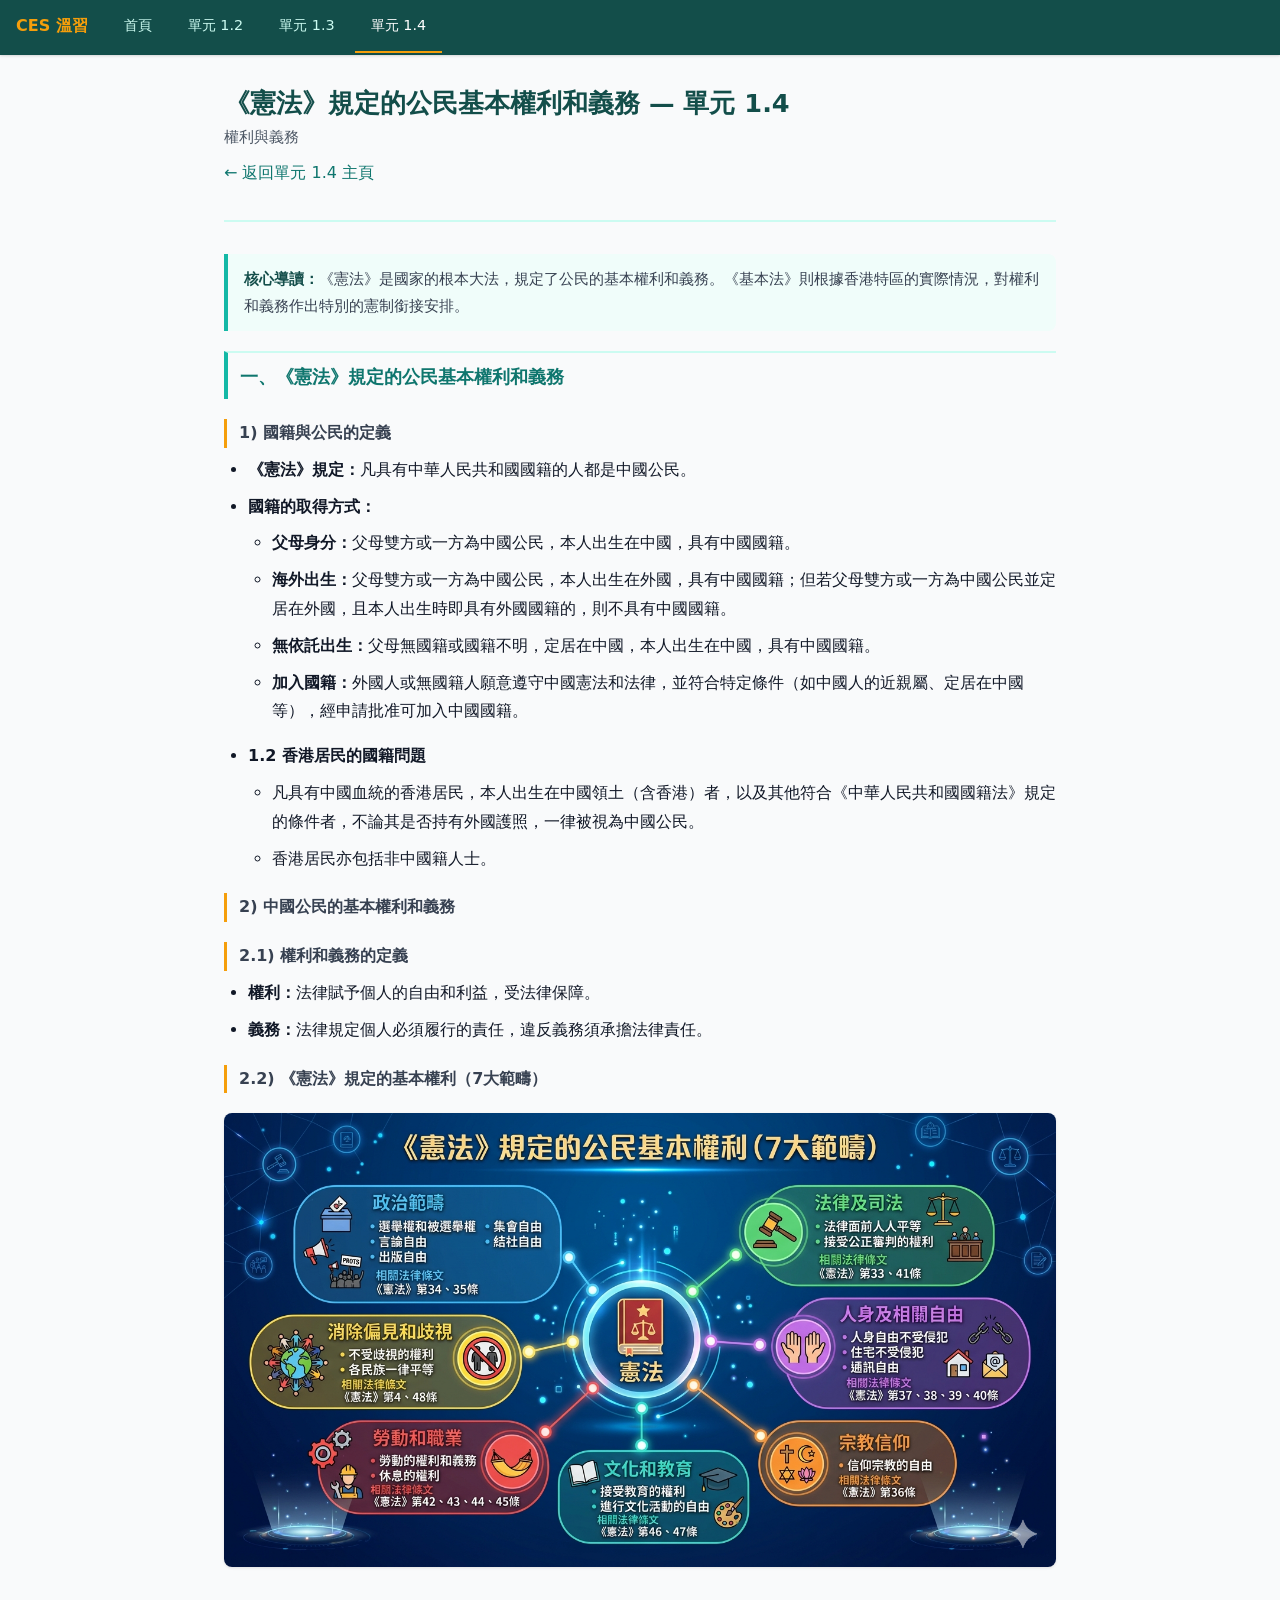
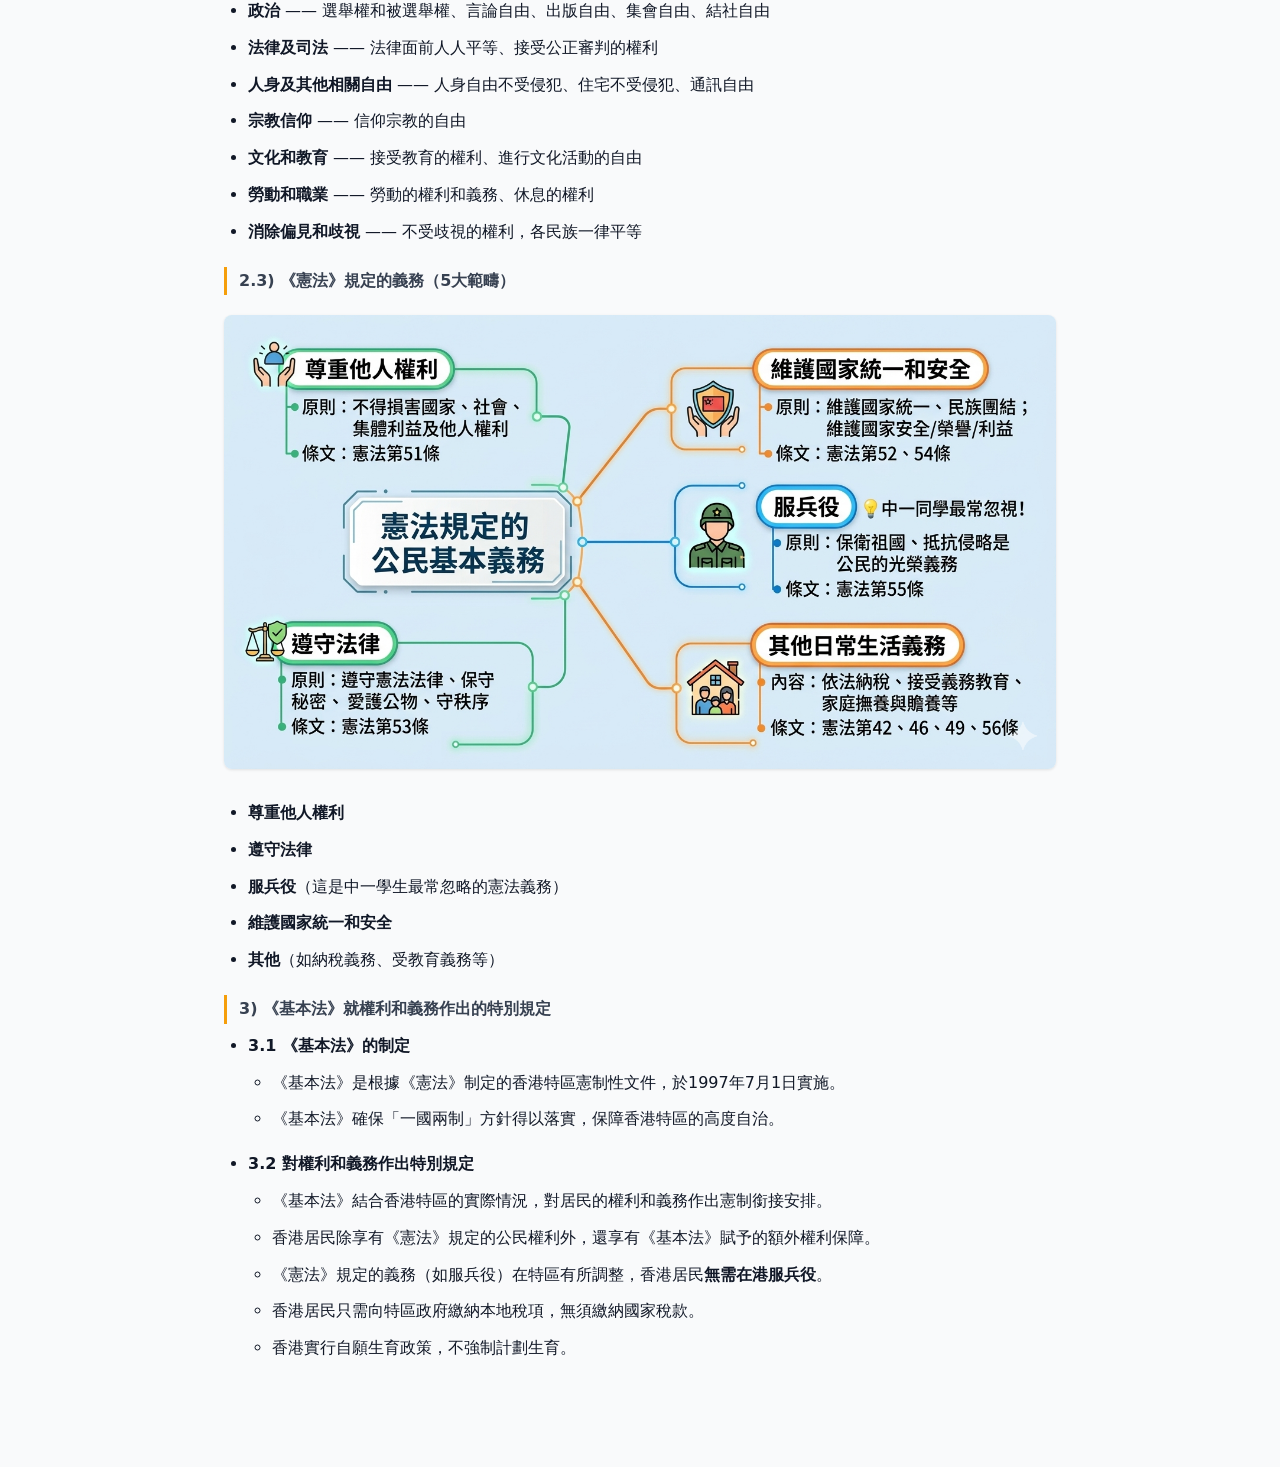
<file: units/unit1-4-constitution.html>
<!DOCTYPE html>
<html lang="zh-HK">
<head>
  <meta charset="UTF-8">
  <meta name="viewport" content="width=device-width, initial-scale=1.0">
  <title>《憲法》權利與義務 — 單元 1.4 | CES 溫習</title>
  <link rel="stylesheet" href="../styles/main.css">
  <link rel="manifest" href="../manifest.json">
  <meta name="theme-color" content="#134e4a">
  <link rel="icon" href="../icons/icon-192.png">
  <script>
    if ('serviceWorker' in navigator) {
      window.addEventListener('load', () => {
        navigator.serviceWorker.register('../sw.js');
      });
    }
  </script>
</head>
<body>
<nav class="top-nav">
  <span class="brand">CES 溫習</span>
  <a href="../index.html">首頁</a>
  <a href="unit1-2.html">單元 1.2</a>
  <a href="unit1-3.html">單元 1.3</a>
  <a href="unit1-4.html" class="active">單元 1.4</a>
</nav>
<div class="container">
  <div class="page-header">
    <h1>《憲法》規定的公民基本權利和義務 — 單元 1.4</h1>
    <div class="subtitle">權利與義務</div>
    <p style="margin-top:.5rem"><a href="unit1-4.html" style="color:var(--teal-700)">&larr; 返回單元 1.4 主頁</a></p>
  </div>
  <section>
    <blockquote><strong>核心導讀：</strong>《憲法》是國家的根本大法，規定了公民的基本權利和義務。《基本法》則根據香港特區的實際情況，對權利和義務作出特別的憲制銜接安排。</blockquote>

    <h3>一、《憲法》規定的公民基本權利和義務</h3>

    <h4>1) 國籍與公民的定義</h4>
    <ul>
      <li><strong>《憲法》規定：</strong>凡具有中華人民共和國國籍的人都是中國公民。</li>
      <li><strong>國籍的取得方式：</strong>
        <ul>
          <li><strong>父母身分：</strong>父母雙方或一方為中國公民，本人出生在中國，具有中國國籍。</li>
          <li><strong>海外出生：</strong>父母雙方或一方為中國公民，本人出生在外國，具有中國國籍；但若父母雙方或一方為中國公民並定居在外國，且本人出生時即具有外國國籍的，則不具有中國國籍。</li>
          <li><strong>無依託出生：</strong>父母無國籍或國籍不明，定居在中國，本人出生在中國，具有中國國籍。</li>
          <li><strong>加入國籍：</strong>外國人或無國籍人願意遵守中國憲法和法律，並符合特定條件（如中國人的近親屬、定居在中國等），經申請批准可加入中國國籍。</li>
        </ul>
      </li>
      <li><strong>1.2 香港居民的國籍問題</strong>
        <ul>
          <li>凡具有中國血統的香港居民，本人出生在中國領土（含香港）者，以及其他符合《中華人民共和國國籍法》規定的條件者，不論其是否持有外國護照，一律被視為中國公民。</li>
          <li>香港居民亦包括非中國籍人士。</li>
        </ul>
      </li>
    </ul>

    <h4>2) 中國公民的基本權利和義務</h4>

    <h4>2.1) 權利和義務的定義</h4>
    <ul>
      <li><strong>權利：</strong>法律賦予個人的自由和利益，受法律保障。</li>
      <li><strong>義務：</strong>法律規定個人必須履行的責任，違反義務須承擔法律責任。</li>
    </ul>

    <h4>2.2) 《憲法》規定的基本權利（7大範疇）</h4>
    <img src="ces_unit1.4_2.2.png" alt="《憲法》規定的基本權利示意圖" style="max-width:100%;height:auto;margin:.75rem 0;border-radius:8px;box-shadow:0 1px 3px rgba(0,0,0,.1)">
    <ul>
      <li><strong>政治</strong> —— 選舉權和被選舉權、言論自由、出版自由、集會自由、結社自由</li>
      <li><strong>法律及司法</strong> —— 法律面前人人平等、接受公正審判的權利</li>
      <li><strong>人身及其他相關自由</strong> —— 人身自由不受侵犯、住宅不受侵犯、通訊自由</li>
      <li><strong>宗教信仰</strong> —— 信仰宗教的自由</li>
      <li><strong>文化和教育</strong> —— 接受教育的權利、進行文化活動的自由</li>
      <li><strong>勞動和職業</strong> —— 勞動的權利和義務、休息的權利</li>
      <li><strong>消除偏見和歧視</strong> —— 不受歧視的權利，各民族一律平等</li>
    </ul>

    <h4>2.3) 《憲法》規定的義務（5大範疇）</h4>
    <img src="ces_unit_1.4_1_2_2.3.png" alt="《憲法》規定的義務示意圖" style="max-width:100%;height:auto;margin:.75rem 0;border-radius:8px;box-shadow:0 1px 3px rgba(0,0,0,.1)">
    <ul>
      <li><strong>尊重他人權利</strong></li>
      <li><strong>遵守法律</strong></li>
      <li><strong>服兵役</strong>（這是中一學生最常忽略的憲法義務）</li>
      <li><strong>維護國家統一和安全</strong></li>
      <li><strong>其他</strong>（如納稅義務、受教育義務等）</li>
    </ul>

    <h4>3) 《基本法》就權利和義務作出的特別規定</h4>
    <ul>
      <li><strong>3.1 《基本法》的制定</strong>
        <ul>
          <li>《基本法》是根據《憲法》制定的香港特區憲制性文件，於1997年7月1日實施。</li>
          <li>《基本法》確保「一國兩制」方針得以落實，保障香港特區的高度自治。</li>
        </ul>
      </li>
      <li><strong>3.2 對權利和義務作出特別規定</strong>
        <ul>
          <li>《基本法》結合香港特區的實際情況，對居民的權利和義務作出憲制銜接安排。</li>
          <li>香港居民除享有《憲法》規定的公民權利外，還享有《基本法》賦予的額外權利保障。</li>
          <li>《憲法》規定的義務（如服兵役）在特區有所調整，香港居民<strong>無需在港服兵役</strong>。</li>
          <li>香港居民只需向特區政府繳納本地稅項，無須繳納國家稅款。</li>
          <li>香港實行自願生育政策，不強制計劃生育。</li>
        </ul>
      </li>
    </ul>
  </section>
</div>
</body>
</html>
</file>
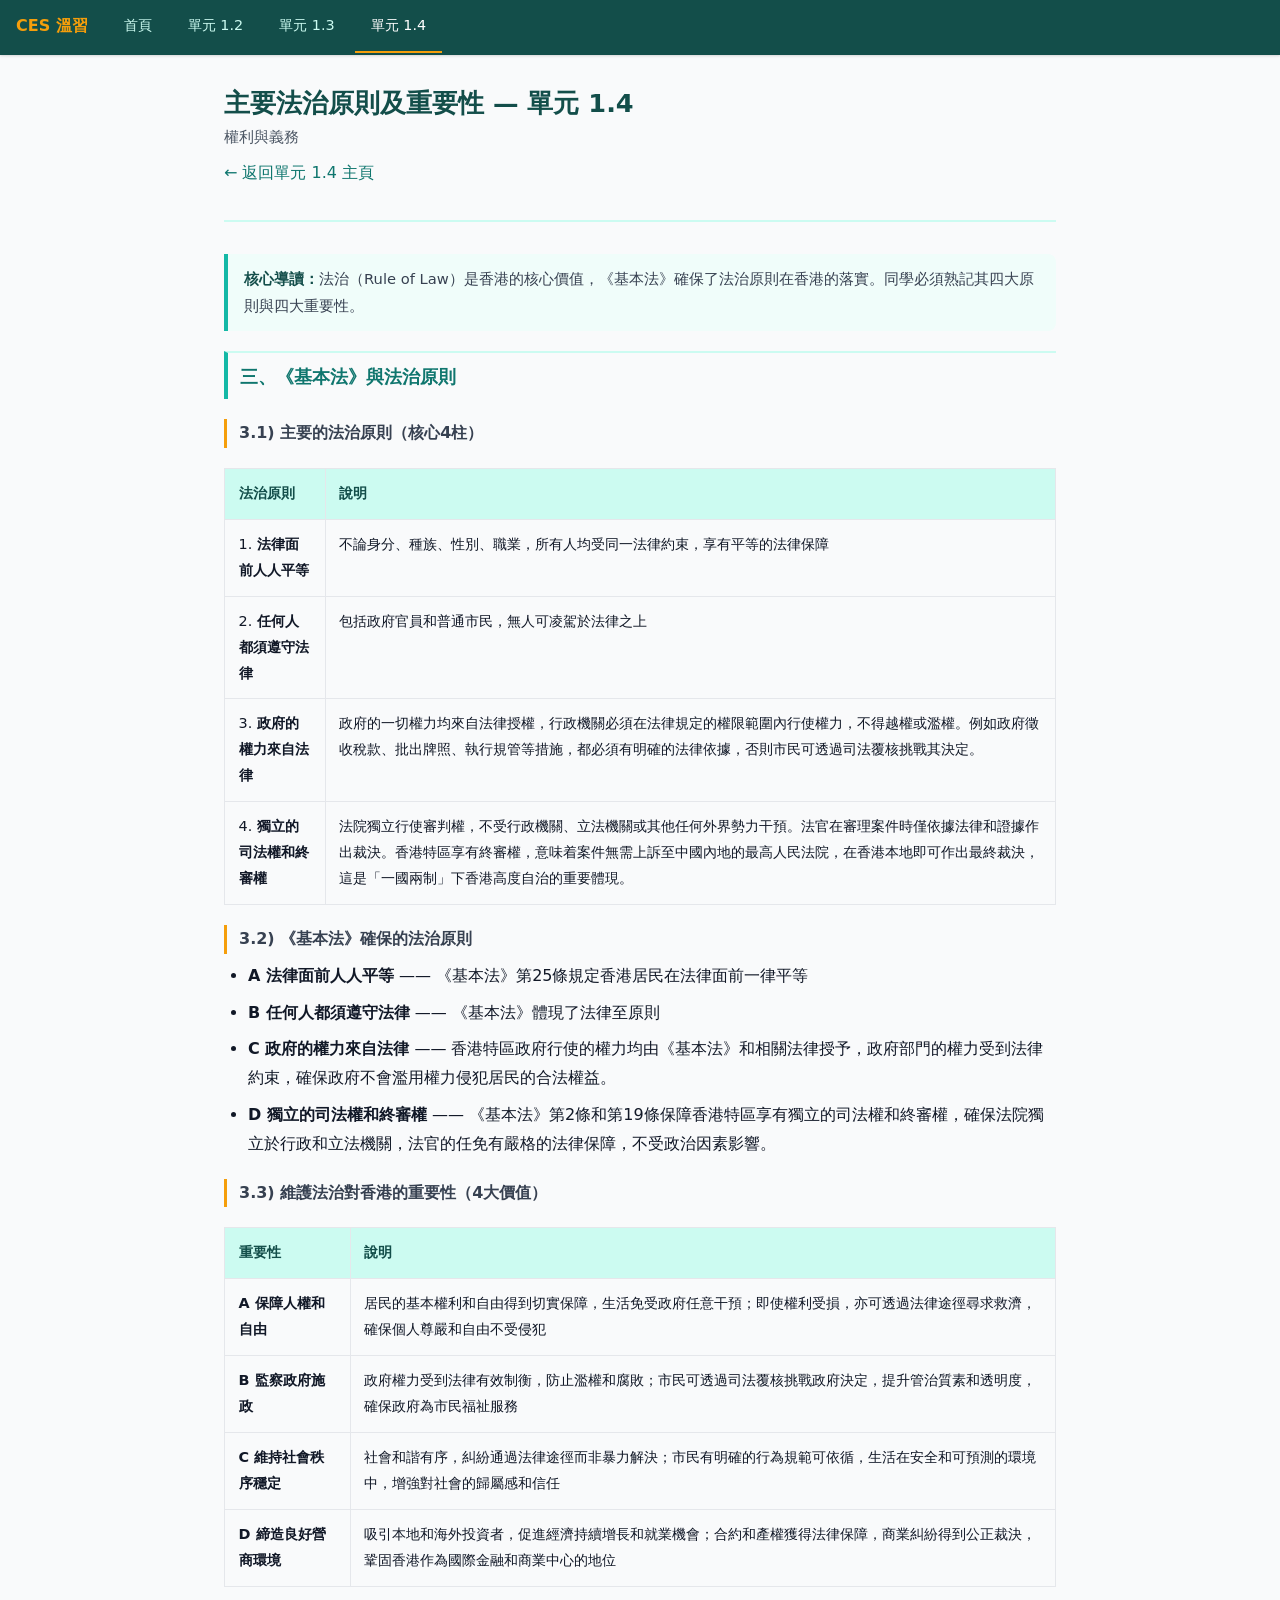
<file: units/unit1-4-ruleoflaw.html>
<!DOCTYPE html>
<html lang="zh-HK">
<head>
  <meta charset="UTF-8">
  <meta name="viewport" content="width=device-width, initial-scale=1.0">
  <title>法治原則 — 單元 1.4 | CES 溫習</title>
  <link rel="stylesheet" href="../styles/main.css">
  <link rel="manifest" href="../manifest.json">
  <meta name="theme-color" content="#134e4a">
  <link rel="icon" href="../icons/icon-192.png">
  <script>
    if ('serviceWorker' in navigator) {
      window.addEventListener('load', () => {
        navigator.serviceWorker.register('../sw.js');
      });
    }
  </script>
</head>
<body>
<nav class="top-nav">
  <span class="brand">CES 溫習</span>
  <a href="../index.html">首頁</a>
  <a href="unit1-2.html">單元 1.2</a>
  <a href="unit1-3.html">單元 1.3</a>
  <a href="unit1-4.html" class="active">單元 1.4</a>
</nav>
<div class="container">
  <div class="page-header">
    <h1>主要法治原則及重要性 — 單元 1.4</h1>
    <div class="subtitle">權利與義務</div>
    <p style="margin-top:.5rem"><a href="unit1-4.html" style="color:var(--teal-700)">&larr; 返回單元 1.4 主頁</a></p>
  </div>
  <section>
    <blockquote><strong>核心導讀：</strong>法治（Rule of Law）是香港的核心價值，《基本法》確保了法治原則在香港的落實。同學必須熟記其四大原則與四大重要性。</blockquote>

    <h3>三、《基本法》與法治原則</h3>

    <h4>3.1) 主要的法治原則（核心4柱）</h4>
    <table>
      <thead><tr><th>法治原則</th><th>說明</th></tr></thead>
      <tbody>
        <tr><td>1. <strong>法律面前人人平等</strong></td><td>不論身分、種族、性別、職業，所有人均受同一法律約束，享有平等的法律保障</td></tr>
        <tr><td>2. <strong>任何人都須遵守法律</strong></td><td>包括政府官員和普通市民，無人可凌駕於法律之上</td></tr>
        <tr><td>3. <strong>政府的權力來自法律</strong></td><td>政府的一切權力均來自法律授權，行政機關必須在法律規定的權限範圍內行使權力，不得越權或濫權。例如政府徵收稅款、批出牌照、執行規管等措施，都必須有明確的法律依據，否則市民可透過司法覆核挑戰其決定。</td></tr>
        <tr><td>4. <strong>獨立的司法權和終審權</strong></td><td>法院獨立行使審判權，不受行政機關、立法機關或其他任何外界勢力干預。法官在審理案件時僅依據法律和證據作出裁決。香港特區享有終審權，意味着案件無需上訴至中國內地的最高人民法院，在香港本地即可作出最終裁決，這是「一國兩制」下香港高度自治的重要體現。</td></tr>
      </tbody>
    </table>

    <h4>3.2) 《基本法》確保的法治原則</h4>
    <ul>
      <li><strong>A 法律面前人人平等</strong> —— 《基本法》第25條規定香港居民在法律面前一律平等</li>
      <li><strong>B 任何人都須遵守法律</strong> —— 《基本法》體現了法律至原則</li>
      <li><strong>C 政府的權力來自法律</strong> —— 香港特區政府行使的權力均由《基本法》和相關法律授予，政府部門的權力受到法律約束，確保政府不會濫用權力侵犯居民的合法權益。</li>
      <li><strong>D 獨立的司法權和終審權</strong> —— 《基本法》第2條和第19條保障香港特區享有獨立的司法權和終審權，確保法院獨立於行政和立法機關，法官的任免有嚴格的法律保障，不受政治因素影響。</li>
    </ul>

    <h4>3.3) 維護法治對香港的重要性（4大價值）</h4>
    <table>
      <thead><tr><th>重要性</th><th>說明</th></tr></thead>
      <tbody>
        <tr><td><strong>A 保障人權和自由</strong></td><td>居民的基本權利和自由得到切實保障，生活免受政府任意干預；即使權利受損，亦可透過法律途徑尋求救濟，確保個人尊嚴和自由不受侵犯</td></tr>
        <tr><td><strong>B 監察政府施政</strong></td><td>政府權力受到法律有效制衡，防止濫權和腐敗；市民可透過司法覆核挑戰政府決定，提升管治質素和透明度，確保政府為市民福祉服務</td></tr>
        <tr><td><strong>C 維持社會秩序穩定</strong></td><td>社會和諧有序，糾紛通過法律途徑而非暴力解決；市民有明確的行為規範可依循，生活在安全和可預測的環境中，增強對社會的歸屬感和信任</td></tr>
        <tr><td><strong>D 締造良好營商環境</strong></td><td>吸引本地和海外投資者，促進經濟持續增長和就業機會；合約和產權獲得法律保障，商業糾紛得到公正裁決，鞏固香港作為國際金融和商業中心的地位</td></tr>
      </tbody>
    </table>
  </section>
</div>
</body>
</html>
</file>
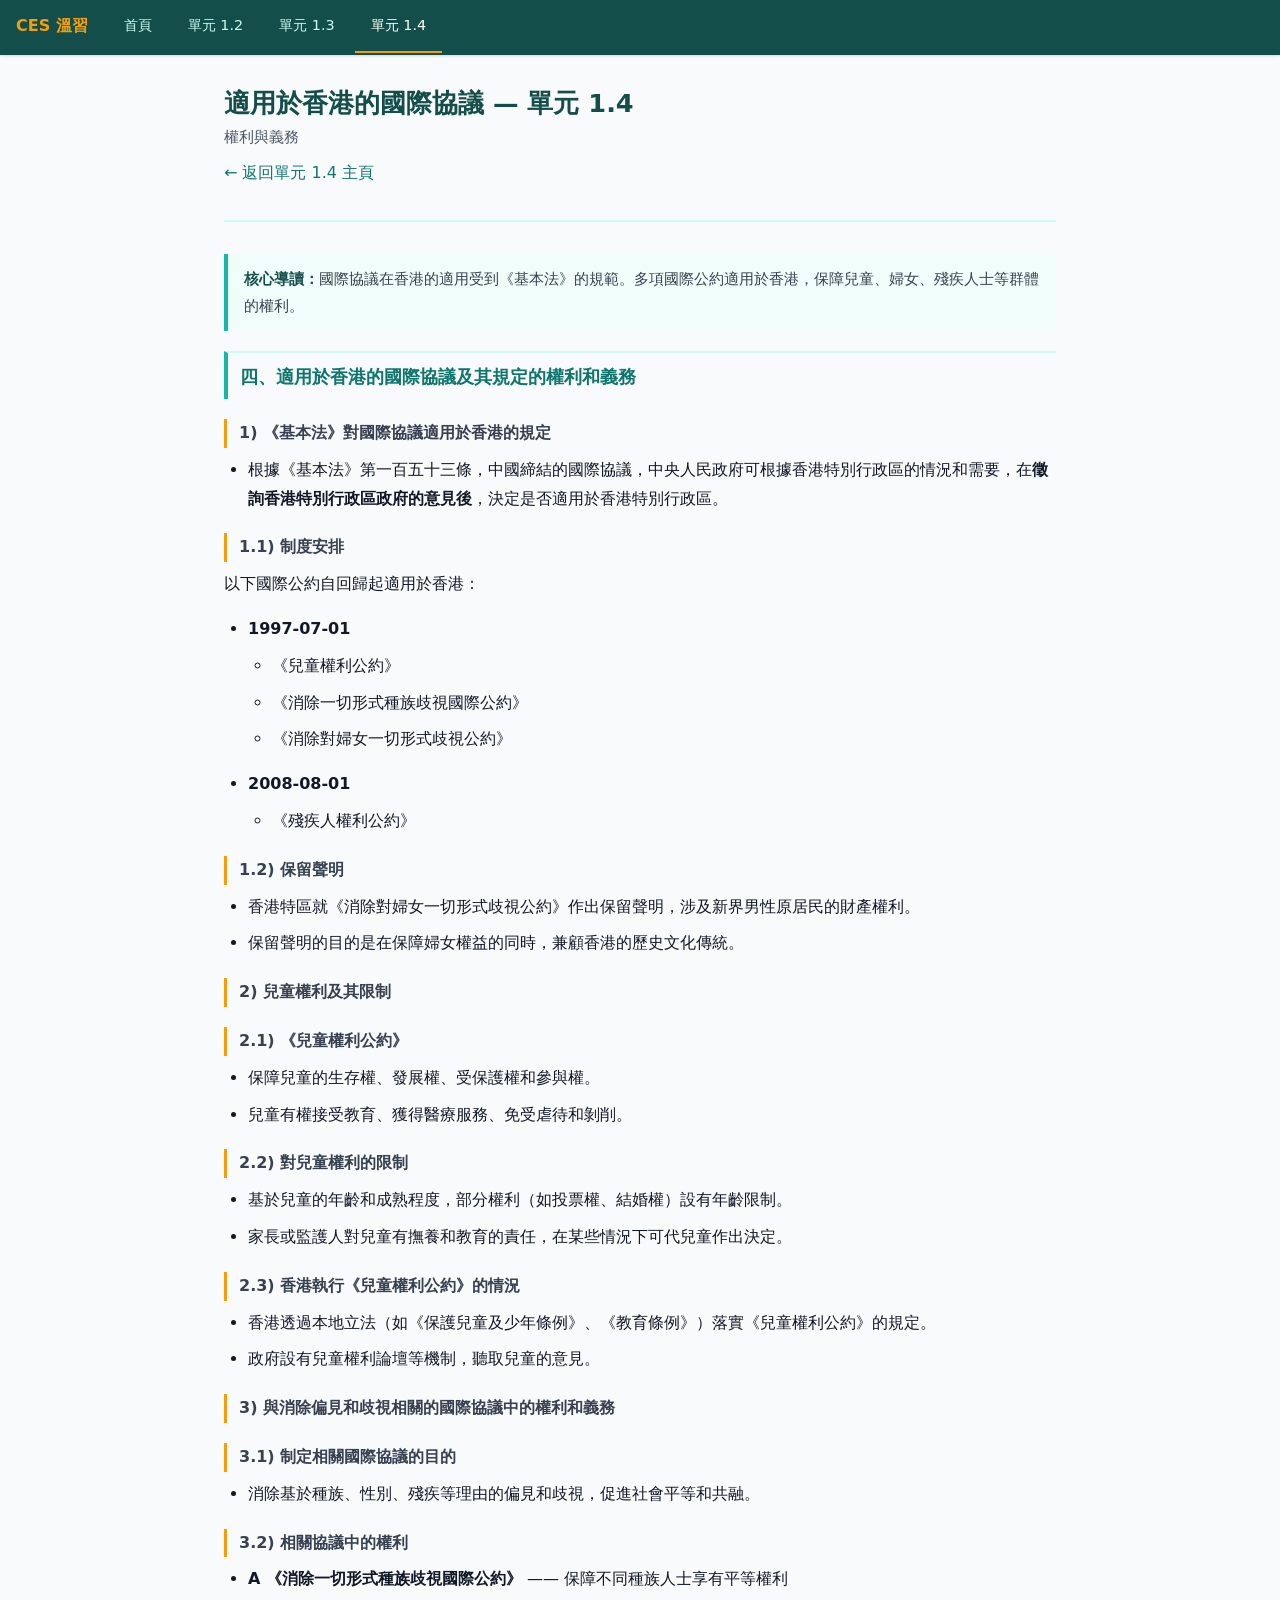
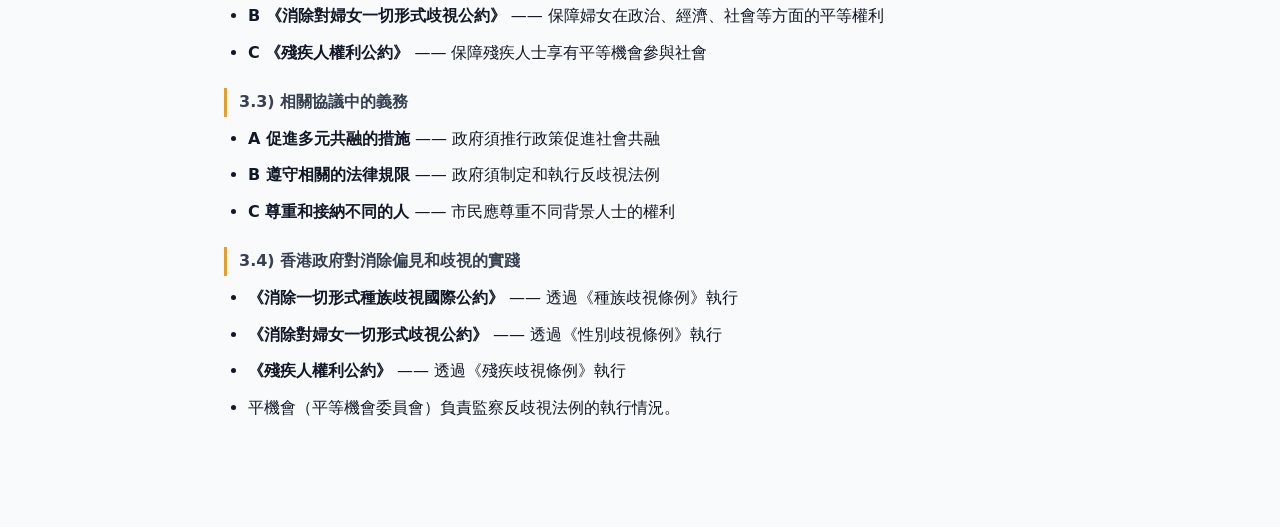
<file: units/unit1-4-treaties.html>
<!DOCTYPE html>
<html lang="zh-HK">
<head>
  <meta charset="UTF-8">
  <meta name="viewport" content="width=device-width, initial-scale=1.0">
  <title>國際協議 — 單元 1.4 | CES 溫習</title>
  <link rel="stylesheet" href="../styles/main.css">
  <link rel="manifest" href="../manifest.json">
  <meta name="theme-color" content="#134e4a">
  <link rel="icon" href="../icons/icon-192.png">
  <script>
    if ('serviceWorker' in navigator) {
      window.addEventListener('load', () => {
        navigator.serviceWorker.register('../sw.js');
      });
    }
  </script>
</head>
<body>
<nav class="top-nav">
  <span class="brand">CES 溫習</span>
  <a href="../index.html">首頁</a>
  <a href="unit1-2.html">單元 1.2</a>
  <a href="unit1-3.html">單元 1.3</a>
  <a href="unit1-4.html" class="active">單元 1.4</a>
</nav>
<div class="container">
  <div class="page-header">
    <h1>適用於香港的國際協議 — 單元 1.4</h1>
    <div class="subtitle">權利與義務</div>
    <p style="margin-top:.5rem"><a href="unit1-4.html" style="color:var(--teal-700)">&larr; 返回單元 1.4 主頁</a></p>
  </div>
  <section>
    <blockquote><strong>核心導讀：</strong>國際協議在香港的適用受到《基本法》的規範。多項國際公約適用於香港，保障兒童、婦女、殘疾人士等群體的權利。</blockquote>

    <h3>四、適用於香港的國際協議及其規定的權利和義務</h3>

    <h4>1) 《基本法》對國際協議適用於香港的規定</h4>
    <ul>
      <li>根據《基本法》第一百五十三條，中國締結的國際協議，中央人民政府可根據香港特別行政區的情況和需要，在<strong>徵詢香港特別行政區政府的意見後</strong>，決定是否適用於香港特別行政區。</li>
    </ul>

    <h4>1.1) 制度安排</h4>
    <p>以下國際公約自回歸起適用於香港：</p>
    <ul>
      <li><strong>1997-07-01</strong>
        <ul>
          <li>《兒童權利公約》</li>
          <li>《消除一切形式種族歧視國際公約》</li>
          <li>《消除對婦女一切形式歧視公約》</li>
        </ul>
      </li>
      <li><strong>2008-08-01</strong>
        <ul>
          <li>《殘疾人權利公約》</li>
        </ul>
      </li>
    </ul>

    <h4>1.2) 保留聲明</h4>
    <ul>
      <li>香港特區就《消除對婦女一切形式歧視公約》作出保留聲明，涉及新界男性原居民的財產權利。</li>
      <li>保留聲明的目的是在保障婦女權益的同時，兼顧香港的歷史文化傳統。</li>
    </ul>

    <h4>2) 兒童權利及其限制</h4>

    <h4>2.1) 《兒童權利公約》</h4>
    <ul>
      <li>保障兒童的生存權、發展權、受保護權和參與權。</li>
      <li>兒童有權接受教育、獲得醫療服務、免受虐待和剝削。</li>
    </ul>

    <h4>2.2) 對兒童權利的限制</h4>
    <ul>
      <li>基於兒童的年齡和成熟程度，部分權利（如投票權、結婚權）設有年齡限制。</li>
      <li>家長或監護人對兒童有撫養和教育的責任，在某些情況下可代兒童作出決定。</li>
    </ul>

    <h4>2.3) 香港執行《兒童權利公約》的情況</h4>
    <ul>
      <li>香港透過本地立法（如《保護兒童及少年條例》、《教育條例》）落實《兒童權利公約》的規定。</li>
      <li>政府設有兒童權利論壇等機制，聽取兒童的意見。</li>
    </ul>

    <h4>3) 與消除偏見和歧視相關的國際協議中的權利和義務</h4>

    <h4>3.1) 制定相關國際協議的目的</h4>
    <ul>
      <li>消除基於種族、性別、殘疾等理由的偏見和歧視，促進社會平等和共融。</li>
    </ul>

    <h4>3.2) 相關協議中的權利</h4>
    <ul>
      <li><strong>A 《消除一切形式種族歧視國際公約》</strong> —— 保障不同種族人士享有平等權利</li>
      <li><strong>B 《消除對婦女一切形式歧視公約》</strong> —— 保障婦女在政治、經濟、社會等方面的平等權利</li>
      <li><strong>C 《殘疾人權利公約》</strong> —— 保障殘疾人士享有平等機會參與社會</li>
    </ul>

    <h4>3.3) 相關協議中的義務</h4>
    <ul>
      <li><strong>A 促進多元共融的措施</strong> —— 政府須推行政策促進社會共融</li>
      <li><strong>B 遵守相關的法律規限</strong> —— 政府須制定和執行反歧視法例</li>
      <li><strong>C 尊重和接納不同的人</strong> —— 市民應尊重不同背景人士的權利</li>
    </ul>

    <h4>3.4) 香港政府對消除偏見和歧視的實踐</h4>
    <ul>
      <li><strong>《消除一切形式種族歧視國際公約》</strong> —— 透過《種族歧視條例》執行</li>
      <li><strong>《消除對婦女一切形式歧視公約》</strong> —— 透過《性別歧視條例》執行</li>
      <li><strong>《殘疾人權利公約》</strong> —— 透過《殘疾歧視條例》執行</li>
      <li>平機會（平等機會委員會）負責監察反歧視法例的執行情況。</li>
    </ul>
  </section>
</div>
</body>
</html>
</file>
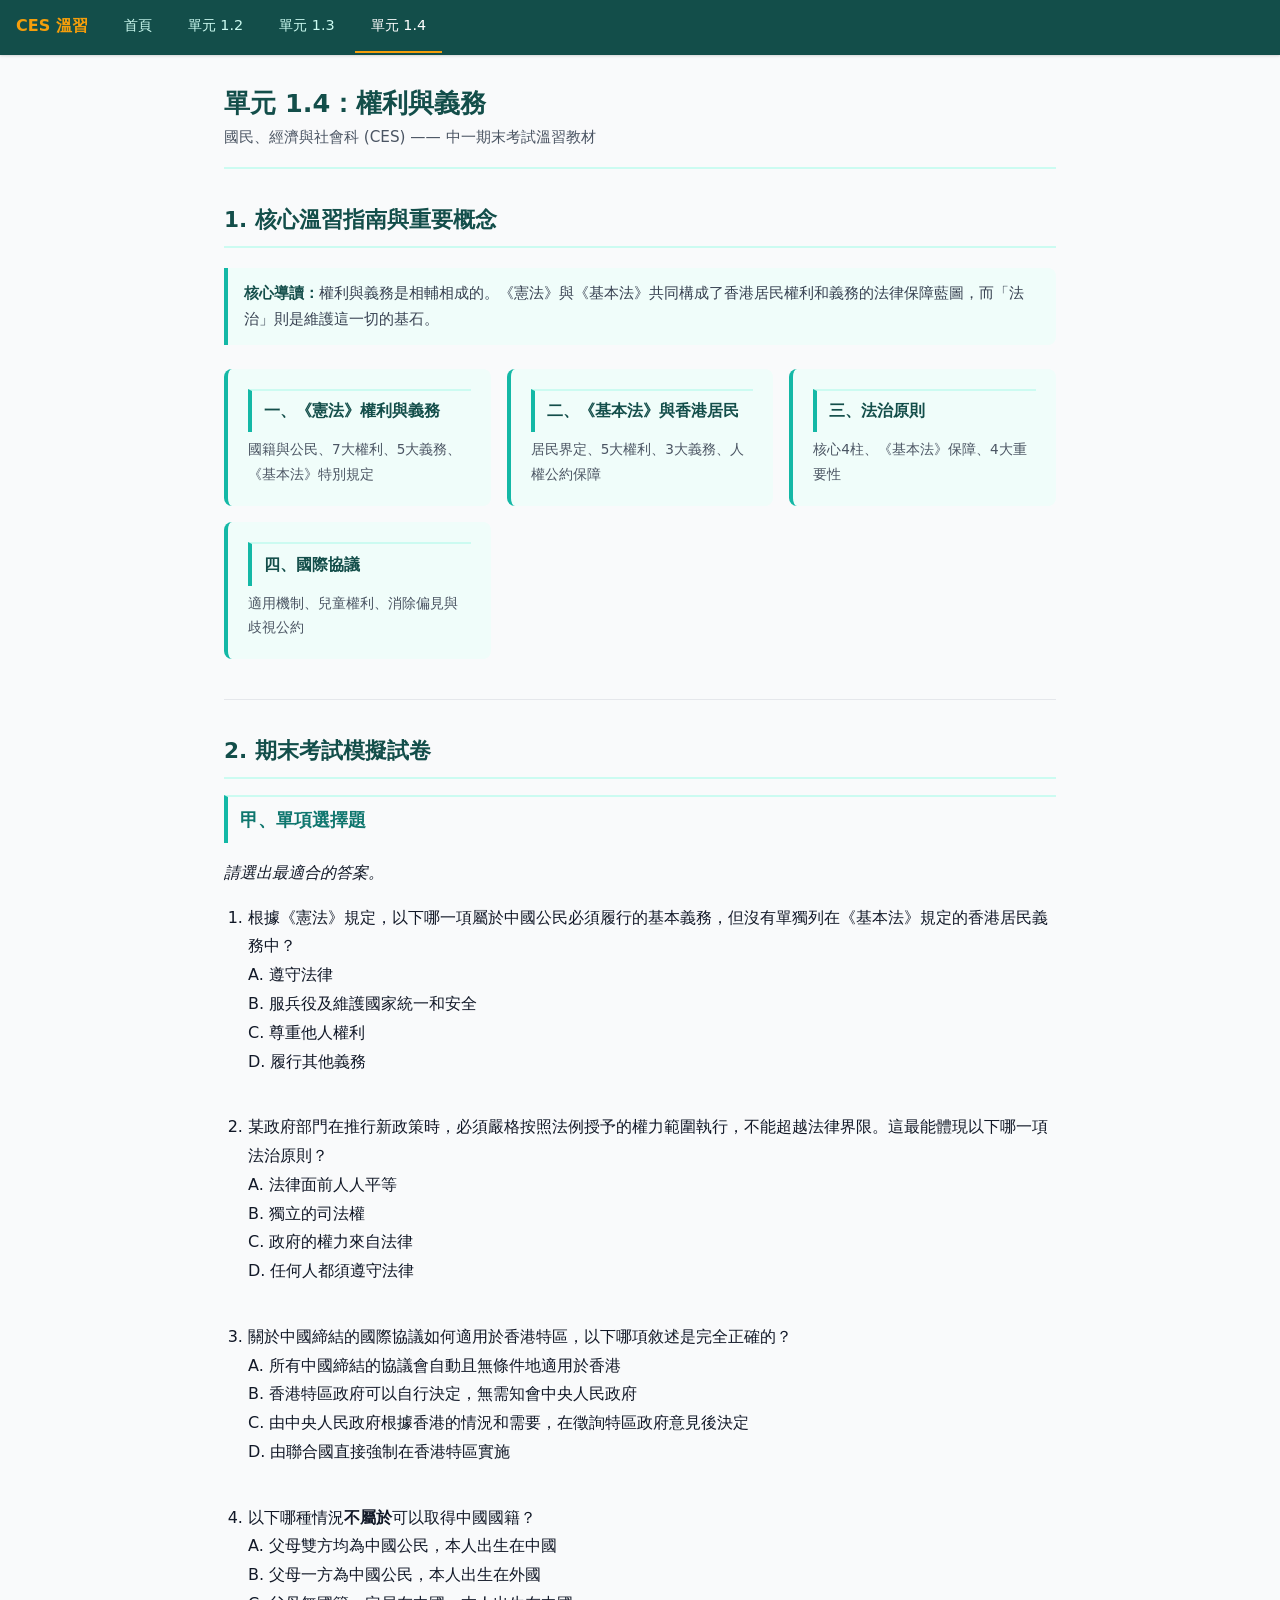
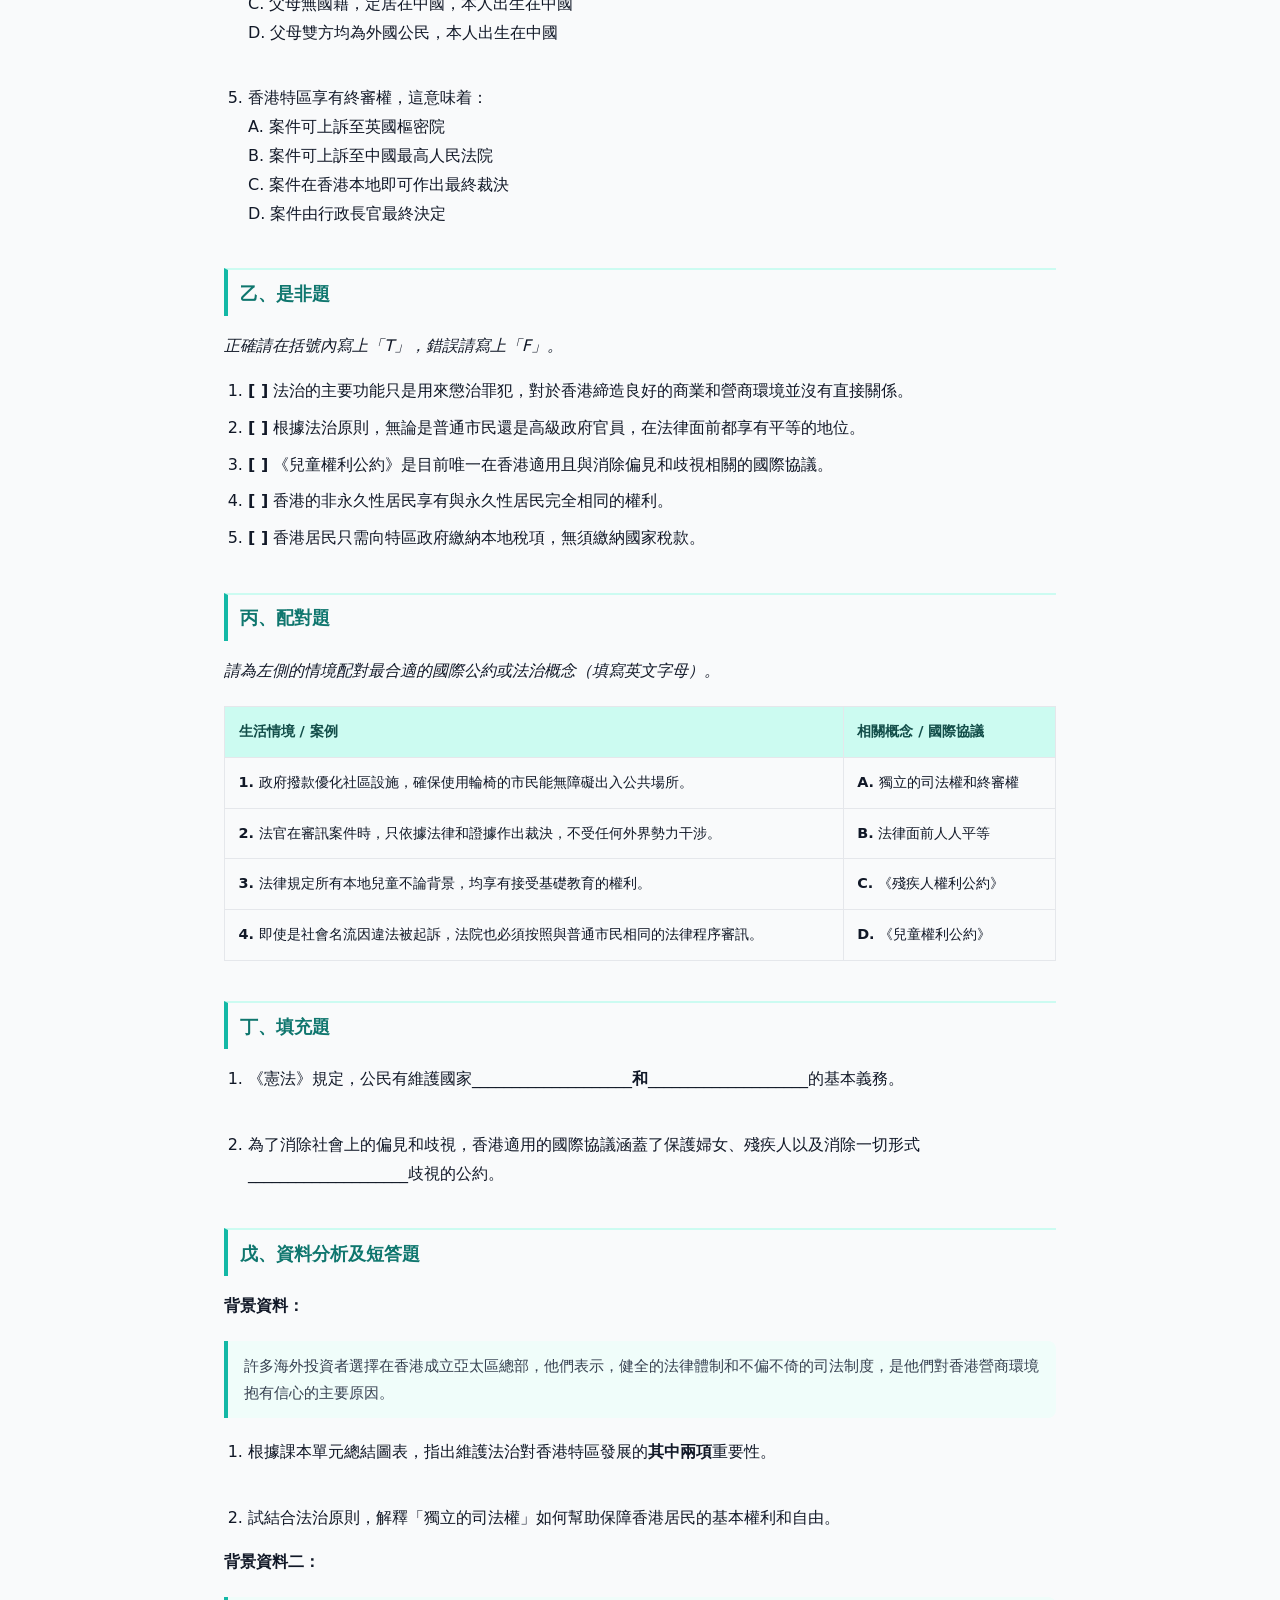
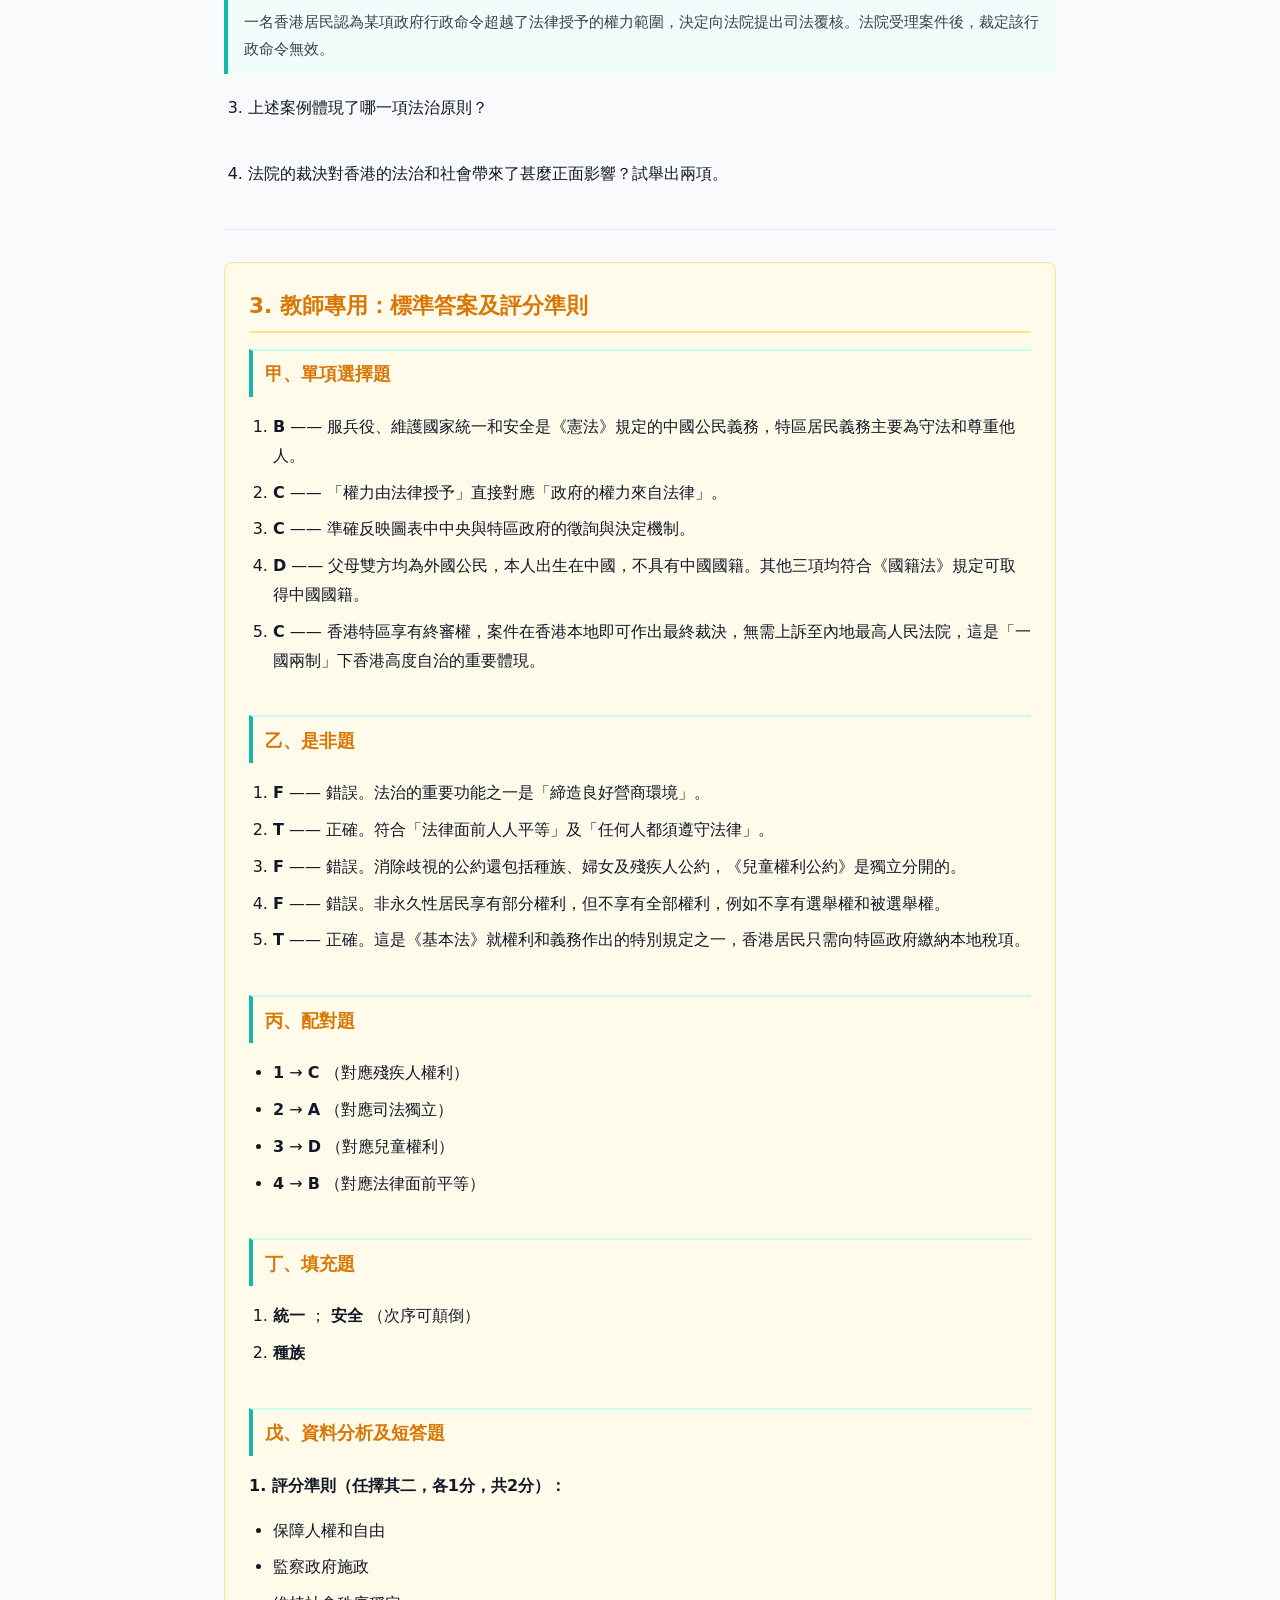
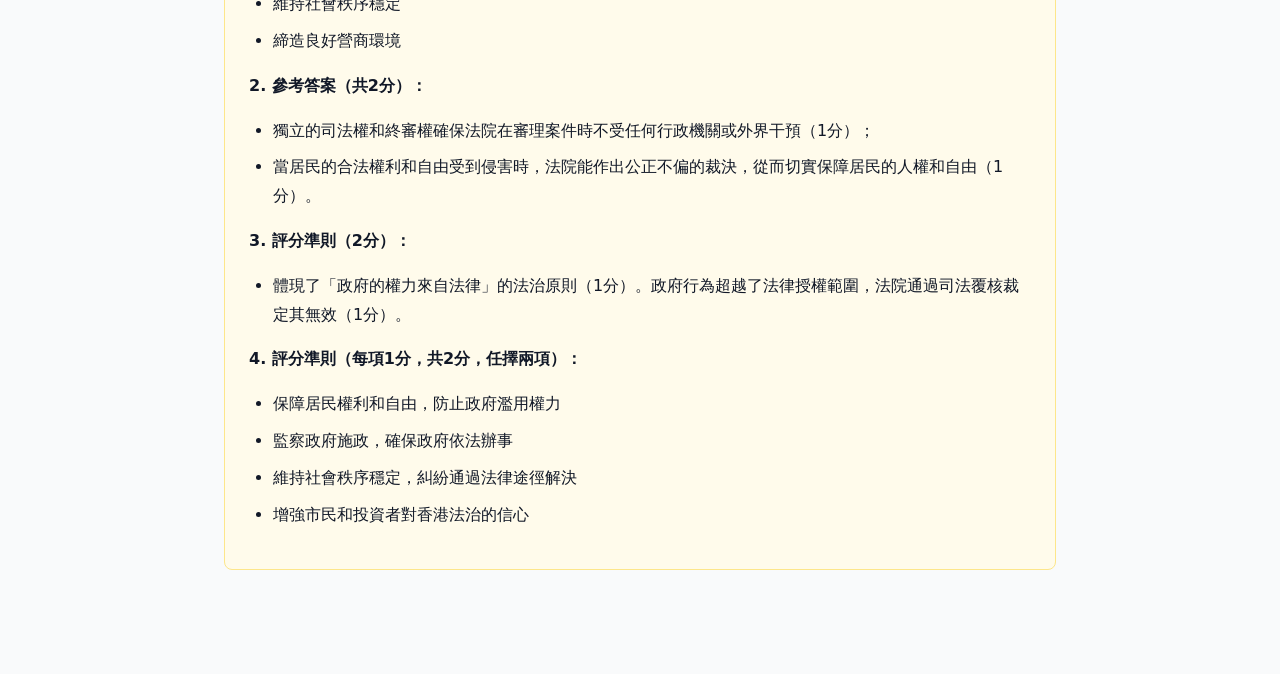
<file: units/unit1-4.html>
<!DOCTYPE html>
<html lang="zh-HK">
<head>
  <meta charset="UTF-8">
  <meta name="viewport" content="width=device-width, initial-scale=1.0">
  <title>單元 1.4 — 權利與義務 | CES 溫習</title>
  <link rel="stylesheet" href="../styles/main.css">
  <link rel="manifest" href="../manifest.json">
  <meta name="theme-color" content="#134e4a">
  <link rel="icon" href="../icons/icon-192.png">
  <script>
    if ('serviceWorker' in navigator) {
      window.addEventListener('load', () => {
        navigator.serviceWorker.register('../sw.js');
      });
    }
  </script>
</head>
<body>

<nav class="top-nav">
  <span class="brand">CES 溫習</span>
  <a href="../index.html">首頁</a>
  <a href="unit1-2.html">單元 1.2</a>
  <a href="unit1-3.html">單元 1.3</a>
  <a href="unit1-4.html" class="active">單元 1.4</a>
</nav>

<div class="container">

  <div class="page-header">
    <h1>單元 1.4：權利與義務</h1>
    <div class="subtitle">國民、經濟與社會科 (CES) —— 中一期末考試溫習教材</div>
  </div>

  <section>
    <h2>1. 核心溫習指南與重要概念</h2>

    <blockquote><strong>核心導讀：</strong>權利與義務是相輔相成的。《憲法》與《基本法》共同構成了香港居民權利和義務的法律保障藍圖，而「法治」則是維護這一切的基石。</blockquote>

    <div class="topic-grid" style="display:grid;grid-template-columns:repeat(auto-fill,minmax(220px,1fr));gap:1rem;margin:1.5rem 0">
      <a href="unit1-4-constitution.html" style="display:block;background:var(--teal-50);border-radius:8px;padding:1.25rem;border-left:4px solid var(--teal-500);text-decoration:none;color:inherit">
        <h3 style="margin:0 0 .3rem;font-size:1rem;color:var(--teal-900)">一、《憲法》權利與義務</h3>
        <p style="margin:0;font-size:.85rem;color:var(--gray-600)">國籍與公民、7大權利、5大義務、《基本法》特別規定</p>
      </a>
      <a href="unit1-4-basiclaw.html" style="display:block;background:var(--teal-50);border-radius:8px;padding:1.25rem;border-left:4px solid var(--teal-500);text-decoration:none;color:inherit">
        <h3 style="margin:0 0 .3rem;font-size:1rem;color:var(--teal-900)">二、《基本法》與香港居民</h3>
        <p style="margin:0;font-size:.85rem;color:var(--gray-600)">居民界定、5大權利、3大義務、人權公約保障</p>
      </a>
      <a href="unit1-4-ruleoflaw.html" style="display:block;background:var(--teal-50);border-radius:8px;padding:1.25rem;border-left:4px solid var(--teal-500);text-decoration:none;color:inherit">
        <h3 style="margin:0 0 .3rem;font-size:1rem;color:var(--teal-900)">三、法治原則</h3>
        <p style="margin:0;font-size:.85rem;color:var(--gray-600)">核心4柱、《基本法》保障、4大重要性</p>
      </a>
      <a href="unit1-4-treaties.html" style="display:block;background:var(--teal-50);border-radius:8px;padding:1.25rem;border-left:4px solid var(--teal-500);text-decoration:none;color:inherit">
        <h3 style="margin:0 0 .3rem;font-size:1rem;color:var(--teal-900)">四、國際協議</h3>
        <p style="margin:0;font-size:.85rem;color:var(--gray-600)">適用機制、兒童權利、消除偏見與歧視公約</p>
      </a>
    </div>
  </section>

  <hr>

  <section>
    <h2 id="exam">2. 期末考試模擬試卷</h2>

    <h3>甲、單項選擇題</h3>
    <p><em>請選出最適合的答案。</em></p>

    <ol>
      <li>根據《憲法》規定，以下哪一項屬於中國公民必須履行的基本義務，但沒有單獨列在《基本法》規定的香港居民義務中？<br>
        A. 遵守法律<br>
        B. 服兵役及維護國家統一和安全<br>
        C. 尊重他人權利<br>
        D. 履行其他義務
      </li>
      <br>
      <li>某政府部門在推行新政策時，必須嚴格按照法例授予的權力範圍執行，不能超越法律界限。這最能體現以下哪一項法治原則？<br>
        A. 法律面前人人平等<br>
        B. 獨立的司法權<br>
        C. 政府的權力來自法律<br>
        D. 任何人都須遵守法律
      </li>
      <br>
      <li>關於中國締結的國際協議如何適用於香港特區，以下哪項敘述是完全正確的？<br>
        A. 所有中國締結的協議會自動且無條件地適用於香港<br>
        B. 香港特區政府可以自行決定，無需知會中央人民政府<br>
        C. 由中央人民政府根據香港的情況和需要，在徵詢特區政府意見後決定<br>
        D. 由聯合國直接強制在香港特區實施
      </li>
      <br>
      <li>以下哪種情況<strong>不屬於</strong>可以取得中國國籍？<br>
        A. 父母雙方均為中國公民，本人出生在中國<br>
        B. 父母一方為中國公民，本人出生在外國<br>
        C. 父母無國籍，定居在中國，本人出生在中國<br>
        D. 父母雙方均為外國公民，本人出生在中國
      </li>
      <br>
      <li>香港特區享有終審權，這意味着：<br>
        A. 案件可上訴至英國樞密院<br>
        B. 案件可上訴至中國最高人民法院<br>
        C. 案件在香港本地即可作出最終裁決<br>
        D. 案件由行政長官最終決定
      </li>
    </ol>

    <h3>乙、是非題</h3>
    <p><em>正確請在括號內寫上「T」，錯誤請寫上「F」。</em></p>

    <ol>
      <li><strong>[ ]</strong> 法治的主要功能只是用來懲治罪犯，對於香港締造良好的商業和營商環境並沒有直接關係。</li>
      <li><strong>[ ]</strong> 根據法治原則，無論是普通市民還是高級政府官員，在法律面前都享有平等的地位。</li>
      <li><strong>[ ]</strong> 《兒童權利公約》是目前唯一在香港適用且與消除偏見和歧視相關的國際協議。</li>
      <li><strong>[ ]</strong> 香港的非永久性居民享有與永久性居民完全相同的權利。</li>
      <li><strong>[ ]</strong> 香港居民只需向特區政府繳納本地稅項，無須繳納國家稅款。</li>
    </ol>

    <h3>丙、配對題</h3>
    <p><em>請為左側的情境配對最合適的國際公約或法治概念（填寫英文字母）。</em></p>

    <table>
      <thead><tr><th>生活情境 / 案例</th><th>相關概念 / 國際協議</th></tr></thead>
      <tbody>
        <tr><td><strong>1.</strong> 政府撥款優化社區設施，確保使用輪椅的市民能無障礙出入公共場所。</td><td><strong>A.</strong> 獨立的司法權和終審權</td></tr>
        <tr><td><strong>2.</strong> 法官在審訊案件時，只依據法律和證據作出裁決，不受任何外界勢力干涉。</td><td><strong>B.</strong> 法律面前人人平等</td></tr>
        <tr><td><strong>3.</strong> 法律規定所有本地兒童不論背景，均享有接受基礎教育的權利。</td><td><strong>C.</strong> 《殘疾人權利公約》</td></tr>
        <tr><td><strong>4.</strong> 即使是社會名流因違法被起訴，法院也必須按照與普通市民相同的法律程序審訊。</td><td><strong>D.</strong> 《兒童權利公約》</td></tr>
      </tbody>
    </table>

    <h3>丁、填充題</h3>

    <ol>
      <li>《憲法》規定，公民有維護國家____________________<strong>和</strong>____________________的基本義務。</li>
      <br>
      <li>為了消除社會上的偏見和歧視，香港適用的國際協議涵蓋了保護婦女、殘疾人以及消除一切形式____________________歧視的公約。</li>
    </ol>

    <h3>戊、資料分析及短答題</h3>

    <p><strong>背景資料：</strong></p>
    <blockquote>許多海外投資者選擇在香港成立亞太區總部，他們表示，健全的法律體制和不偏不倚的司法制度，是他們對香港營商環境抱有信心的主要原因。</blockquote>

    <ol>
      <li>根據課本單元總結圖表，指出維護法治對香港特區發展的<strong>其中兩項</strong>重要性。</li>
      <br>
      <li>試結合法治原則，解釋「獨立的司法權」如何幫助保障香港居民的基本權利和自由。</li>
    </ol>

    <p><strong>背景資料二：</strong></p>
    <blockquote>一名香港居民認為某項政府行政命令超越了法律授予的權力範圍，決定向法院提出司法覆核。法院受理案件後，裁定該行政命令無效。</blockquote>

    <ol start="3">
      <li>上述案例體現了哪一項法治原則？</li>
      <br>
      <li>法院的裁決對香港的法治和社會帶來了甚麼正面影響？試舉出兩項。</li>
    </ol>
  </section>

  <hr>

  <section class="answer-key">
    <h2 id="answers">3. 教師專用：標準答案及評分準則</h2>

    <h3>甲、單項選擇題</h3>
    <ol>
      <li><strong>B</strong> —— 服兵役、維護國家統一和安全是《憲法》規定的中國公民義務，特區居民義務主要為守法和尊重他人。</li>
      <li><strong>C</strong> —— 「權力由法律授予」直接對應「政府的權力來自法律」。</li>
      <li><strong>C</strong> —— 準確反映圖表中中央與特區政府的徵詢與決定機制。</li>
      <li><strong>D</strong> —— 父母雙方均為外國公民，本人出生在中國，不具有中國國籍。其他三項均符合《國籍法》規定可取得中國國籍。</li>
      <li><strong>C</strong> —— 香港特區享有終審權，案件在香港本地即可作出最終裁決，無需上訴至內地最高人民法院，這是「一國兩制」下香港高度自治的重要體現。</li>
    </ol>

    <h3>乙、是非題</h3>
    <ol>
      <li><strong>F</strong> —— 錯誤。法治的重要功能之一是「締造良好營商環境」。</li>
      <li><strong>T</strong> —— 正確。符合「法律面前人人平等」及「任何人都須遵守法律」。</li>
      <li><strong>F</strong> —— 錯誤。消除歧視的公約還包括種族、婦女及殘疾人公約，《兒童權利公約》是獨立分開的。</li>
      <li><strong>F</strong> —— 錯誤。非永久性居民享有部分權利，但不享有全部權利，例如不享有選舉權和被選舉權。</li>
      <li><strong>T</strong> —— 正確。這是《基本法》就權利和義務作出的特別規定之一，香港居民只需向特區政府繳納本地稅項。</li>
    </ol>

    <h3>丙、配對題</h3>
    <ul>
      <li><strong>1</strong> → <strong>C</strong> （對應殘疾人權利）</li>
      <li><strong>2</strong> → <strong>A</strong> （對應司法獨立）</li>
      <li><strong>3</strong> → <strong>D</strong> （對應兒童權利）</li>
      <li><strong>4</strong> → <strong>B</strong> （對應法律面前平等）</li>
    </ul>

    <h3>丁、填充題</h3>
    <ol>
      <li><strong>統一</strong> ； <strong>安全</strong> （次序可顛倒）</li>
      <li><strong>種族</strong></li>
    </ol>

    <h3>戊、資料分析及短答題</h3>

    <p><strong>1. 評分準則（任擇其二，各1分，共2分）：</strong></p>
    <ul>
      <li>保障人權和自由</li>
      <li>監察政府施政</li>
      <li>維持社會秩序穩定</li>
      <li>締造良好營商環境</li>
    </ul>

    <p><strong>2. 參考答案（共2分）：</strong></p>
    <ul>
      <li>獨立的司法權和終審權確保法院在審理案件時不受任何行政機關或外界干預（1分）；</li>
      <li>當居民的合法權利和自由受到侵害時，法院能作出公正不偏的裁決，從而切實保障居民的人權和自由（1分）。</li>
    </ul>

    <p><strong>3. 評分準則（2分）：</strong></p>
    <ul>
      <li>體現了「政府的權力來自法律」的法治原則（1分）。政府行為超越了法律授權範圍，法院通過司法覆核裁定其無效（1分）。</li>
    </ul>

    <p><strong>4. 評分準則（每項1分，共2分，任擇兩項）：</strong></p>
    <ul>
      <li>保障居民權利和自由，防止政府濫用權力</li>
      <li>監察政府施政，確保政府依法辦事</li>
      <li>維持社會秩序穩定，糾紛通過法律途徑解決</li>
      <li>增強市民和投資者對香港法治的信心</li>
    </ul>
  </section>

</div>

</body>
</html>
</file>
<file: styles/main.css>
:root {
  --teal-900: #134e4a;
  --teal-700: #0f766e;
  --teal-600: #0d9488;
  --teal-500: #14b8a6;
  --teal-100: #ccfbf1;
  --teal-50: #f0fdfa;
  --warm-600: #d97706;
  --warm-500: #f59e0b;
  --warm-200: #fde68a;
  --warm-50: #fffbeb;
  --gray-900: #111827;
  --gray-700: #374151;
  --gray-600: #4b5563;
  --gray-400: #9ca3af;
  --gray-200: #e5e7eb;
  --gray-100: #f3f4f6;
  --gray-50: #f9fafb;
  --white: #ffffff;
  --radius: 8px;
  --shadow: 0 1px 3px rgba(0,0,0,.1), 0 1px 2px rgba(0,0,0,.06);
  --shadow-lg: 0 4px 6px rgba(0,0,0,.07), 0 10px 15px rgba(0,0,0,.1);
}

*, *::before, *::after { box-sizing: border-box; margin: 0; padding: 0; }

html { font-size: 16px; scroll-behavior: smooth; }

body {
  font-family: "Noto Sans TC", "Microsoft JhengHei", "PingFang TC", system-ui, -apple-system, sans-serif;
  color: var(--gray-900);
  background: var(--gray-50);
  line-height: 1.8;
}

a { color: var(--teal-700); text-decoration: none; }
a:hover { color: var(--teal-600); text-decoration: underline; }

[id] { scroll-margin-top: 4rem; }

/* ── Nav ── */
.top-nav {
  background: var(--teal-900);
  color: var(--white);
  padding: 0 1rem;
  display: flex;
  align-items: center;
  gap: .25rem;
  overflow-x: auto;
  position: sticky;
  top: 0;
  z-index: 100;
  box-shadow: var(--shadow);
}
.top-nav a {
  color: var(--teal-100);
  padding: .75rem 1rem;
  white-space: nowrap;
  border-bottom: 2px solid transparent;
  transition: .15s;
  font-size: .9rem;
}
.top-nav a:hover,
.top-nav a.active {
  color: var(--white);
  text-decoration: none;
  border-bottom-color: var(--warm-500);
}
.top-nav .brand {
  font-weight: 700;
  font-size: 1rem;
  padding: .75rem 1rem .75rem 0;
  white-space: nowrap;
  border-bottom: 2px solid transparent;
  color: var(--warm-500);
}

/* ── Layout ── */
.container {
  max-width: 880px;
  margin: 0 auto;
  padding: 2rem 1.5rem 4rem;
}

/* ── Landing Page ── */
.hero {
  text-align: center;
  padding: 3rem 1.5rem 2rem;
}
.hero h1 {
  font-size: 2rem;
  color: var(--teal-900);
  margin-bottom: .5rem;
}
.hero p {
  color: var(--gray-600);
  font-size: 1.05rem;
  max-width: 600px;
  margin: 0 auto;
}

.unit-grid {
  display: grid;
  grid-template-columns: repeat(auto-fill, minmax(260px, 1fr));
  gap: 1.5rem;
  padding: 1rem 1.5rem 3rem;
  max-width: 960px;
  margin: 0 auto;
}

.unit-card {
  background: var(--white);
  border-radius: var(--radius);
  box-shadow: var(--shadow);
  padding: 1.5rem;
  transition: transform .2s, box-shadow .2s;
  border-top: 4px solid var(--teal-500);
  display: flex;
  flex-direction: column;
}
.unit-card:hover {
  transform: translateY(-3px);
  box-shadow: var(--shadow-lg);
}
.unit-card.coming-soon {
  border-top-color: var(--gray-400);
  opacity: .6;
  cursor: default;
}
.unit-card.coming-soon:hover {
  transform: none;
  box-shadow: var(--shadow);
}
.unit-card h2 {
  font-size: 1.15rem;
  color: var(--teal-900);
  margin-bottom: .5rem;
}
.unit-card p {
  color: var(--gray-600);
  font-size: .9rem;
  flex: 1;
  margin-bottom: 1rem;
}
.unit-card .tag {
  display: inline-block;
  font-size: .75rem;
  background: var(--teal-100);
  color: var(--teal-900);
  padding: .15rem .6rem;
  border-radius: 999px;
  align-self: flex-start;
}
.unit-card .tag.soon {
  background: var(--gray-200);
  color: var(--gray-600);
}
.unit-card .btn {
  display: inline-block;
  margin-top: auto;
  background: var(--teal-700);
  color: var(--white);
  padding: .5rem 1.25rem;
  border-radius: var(--radius);
  font-size: .9rem;
  text-align: center;
  transition: background .15s;
  align-self: flex-start;
}
.unit-card .btn:hover {
  background: var(--teal-900);
  text-decoration: none;
}

/* ── Study Guide ── */
.page-header {
  margin-bottom: 2rem;
  padding-bottom: 1rem;
  border-bottom: 2px solid var(--teal-100);
}
.page-header h1 {
  font-size: 1.6rem;
  color: var(--teal-900);
  line-height: 1.3;
}
.page-header .subtitle {
  color: var(--gray-600);
  font-size: .95rem;
  margin-top: .25rem;
}

section { margin-bottom: 2.5rem; }

h2 {
  font-size: 1.35rem;
  color: var(--teal-900);
  margin-bottom: 1rem;
  padding-bottom: .35rem;
  border-bottom: 2px solid var(--teal-100);
}

h3 {
  font-size: 1.15rem;
  color: var(--teal-700);
  margin: 2.5rem 0 1rem;
  padding: .4rem 0 .4rem .75rem;
  border-top: 2px solid var(--teal-100);
  border-left: 4px solid var(--teal-500);
}
h3:first-of-type { margin-top: 0; }

h4 {
  font-size: 1rem;
  color: var(--gray-700);
  margin: 1.25rem 0 .5rem;
  padding-left: .75rem;
  border-left: 3px solid var(--warm-500);
}

blockquote {
  background: var(--teal-50);
  border-left: 4px solid var(--teal-500);
  padding: .75rem 1rem;
  margin: 1.25rem 0;
  border-radius: 0 var(--radius) var(--radius) 0;
  font-size: .92rem;
  color: var(--gray-700);
}
blockquote strong { color: var(--teal-900); }

p { margin-bottom: 1rem; }

ul, ol { margin: .5rem 0 1rem 1.5rem; }
li { margin-bottom: .5rem; }

table {
  width: 100%;
  border-collapse: collapse;
  margin: 1.25rem 0;
  font-size: .9rem;
}
th, td {
  border: 1px solid var(--gray-200);
  padding: .75rem .85rem;
  text-align: left;
  vertical-align: top;
}
th {
  background: var(--teal-100);
  color: var(--teal-900);
  font-weight: 600;
}
tr:nth-child(even) td { background: var(--gray-50); }

hr { border: none; border-top: 1px solid var(--gray-200); margin: 2rem 0; }

.answer-key {
  background: var(--warm-50);
  border: 1px solid var(--warm-200);
  border-radius: var(--radius);
  padding: 1.5rem;
  margin-top: 2rem;
}
.answer-key h2 {
  color: var(--warm-600);
  border-bottom-color: var(--warm-200);
}
.answer-key h3 {
  color: var(--warm-600);
}
.answer-key ol { margin-left: 1.5rem; }

.question-section { margin-bottom: 1.5rem; }
.question-section .q-num { font-weight: 600; color: var(--teal-900); }

/* ── Print ── */
@media print {
  .top-nav { display: none; }
  .container { max-width: 100%; padding: .5in; }
  body { font-size: 12pt; color: #000; background: #fff; }
  .unit-card { break-inside: avoid; }
  .answer-key { background: #f9f9f9; border-color: #ccc; }
}

/* ── Mobile ── */
@media (max-width: 640px) {
  .container { padding: 1.25rem 1rem 3rem; }
  .hero h1 { font-size: 1.5rem; }
  .unit-grid { grid-template-columns: 1fr; padding: 1rem; }
  .page-header h1 { font-size: 1.3rem; }
  .top-nav { font-size: .8rem; }
  .top-nav a { padding: .6rem .6rem; }
}
</file>
